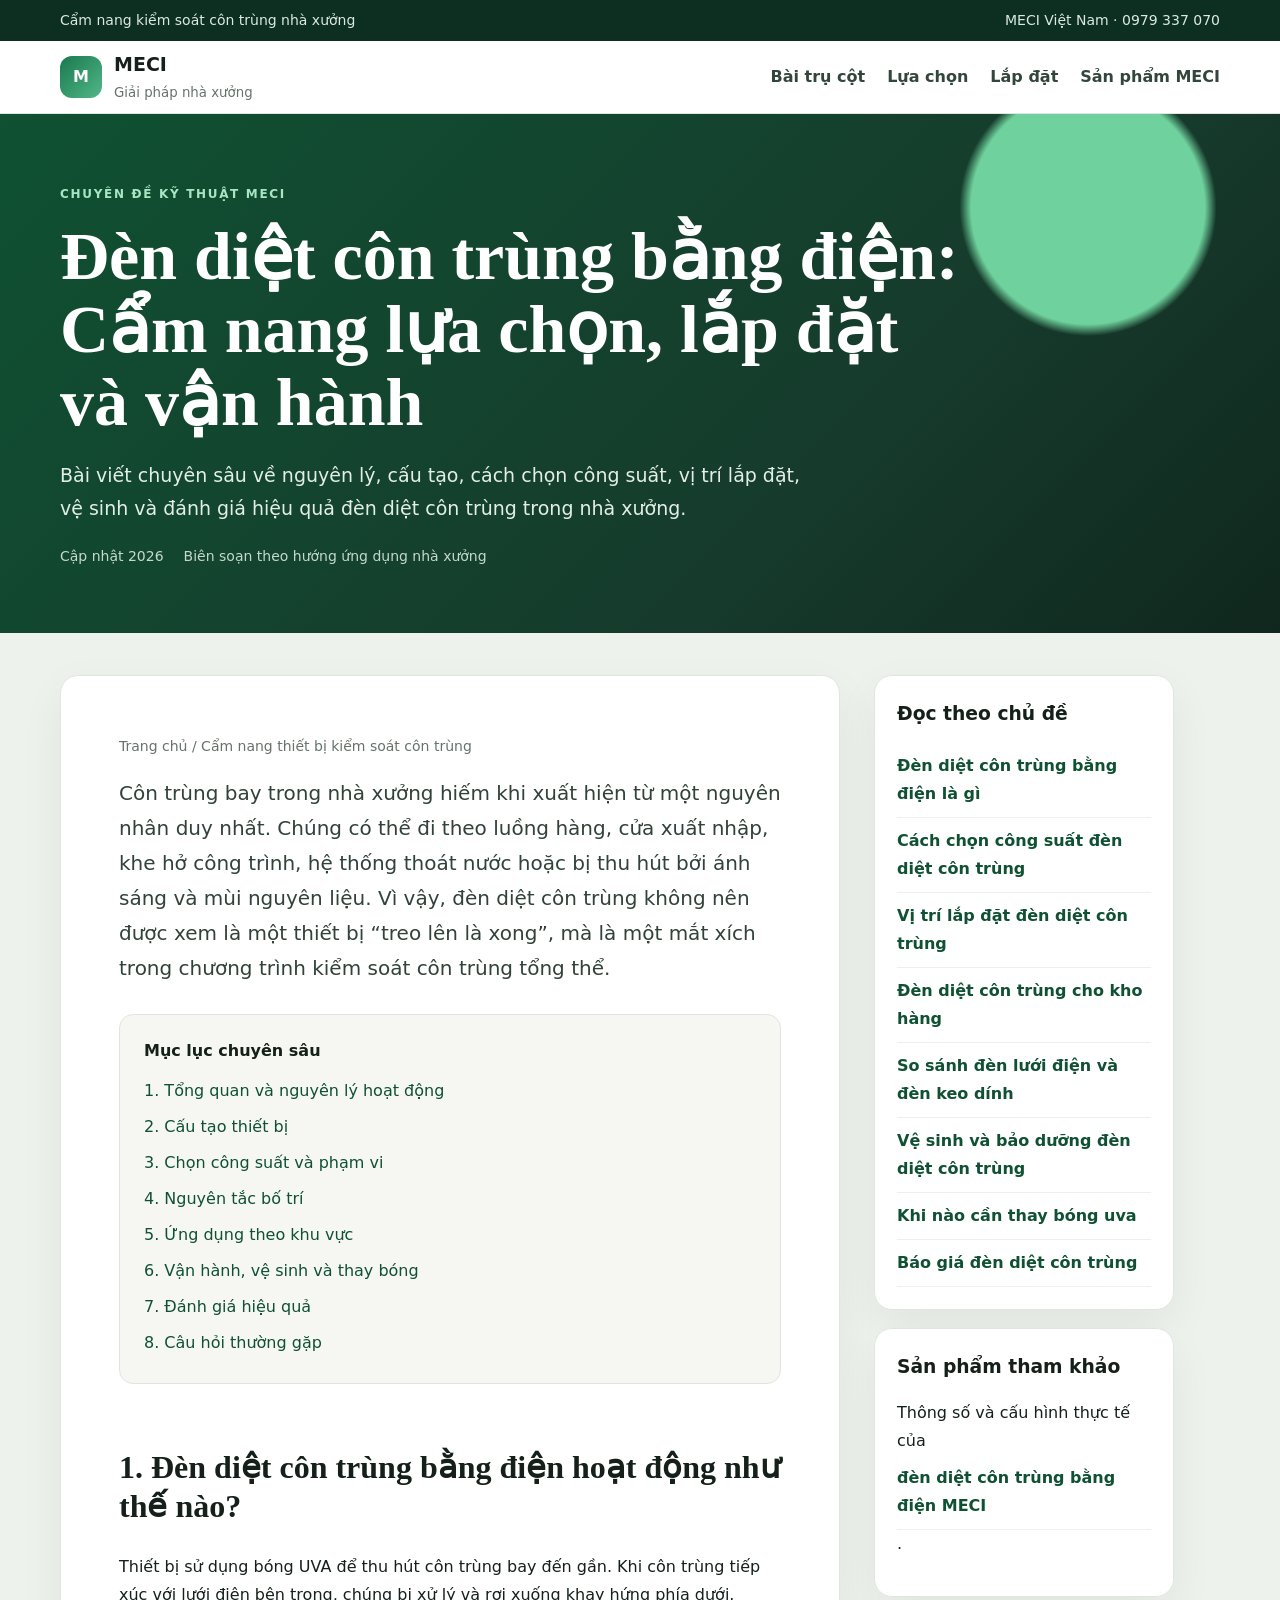
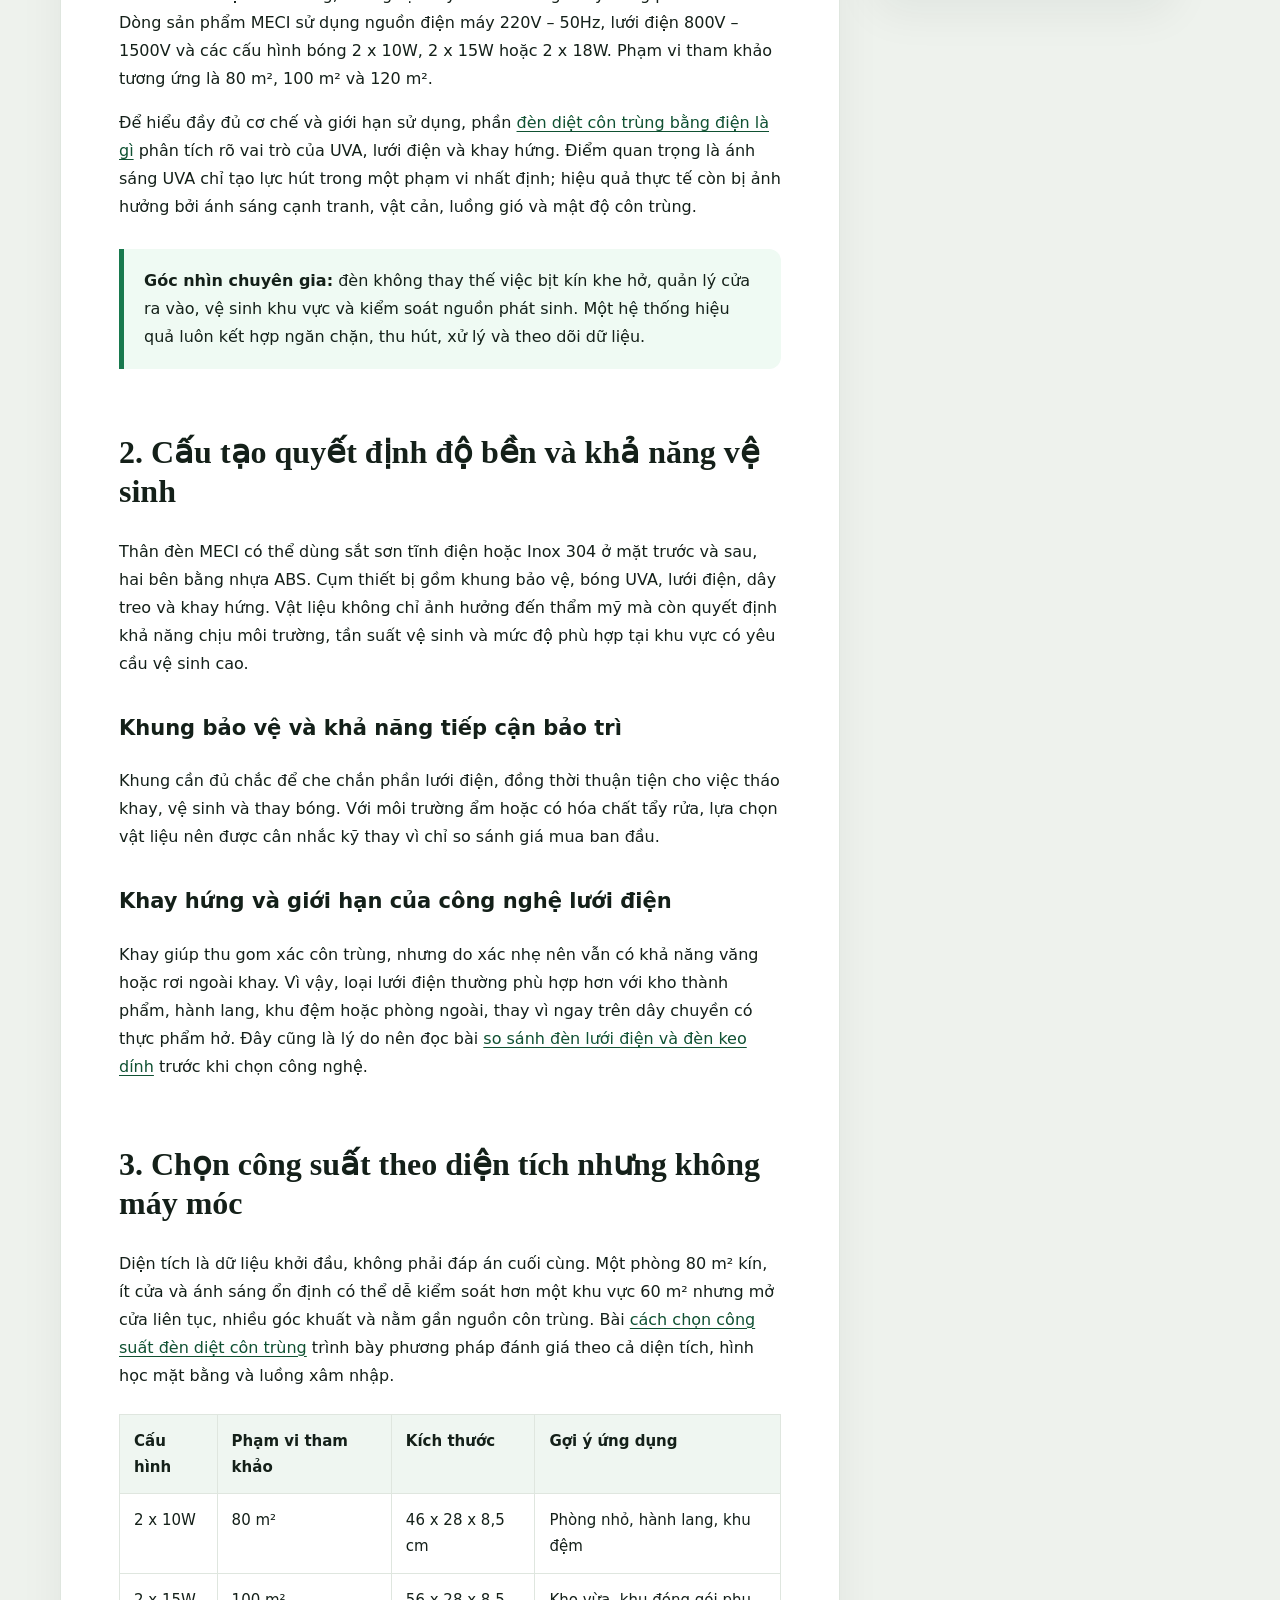
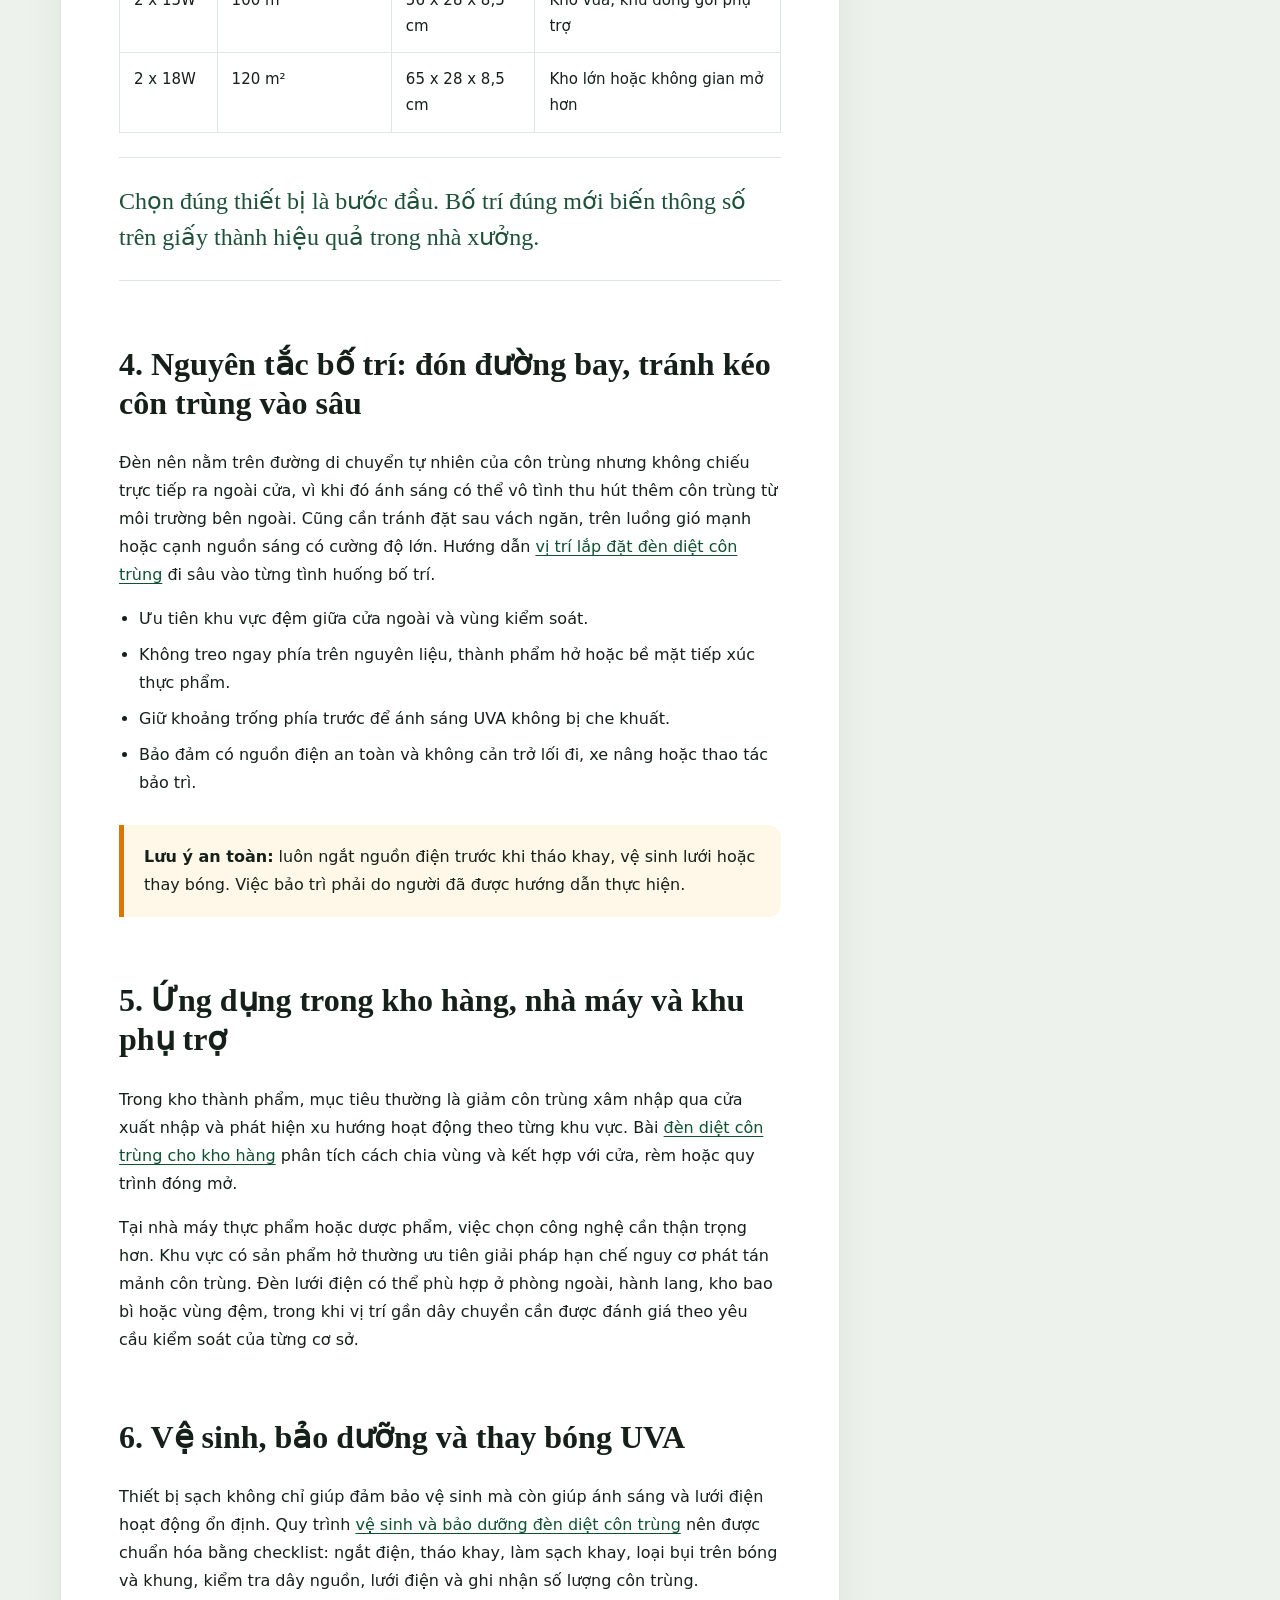
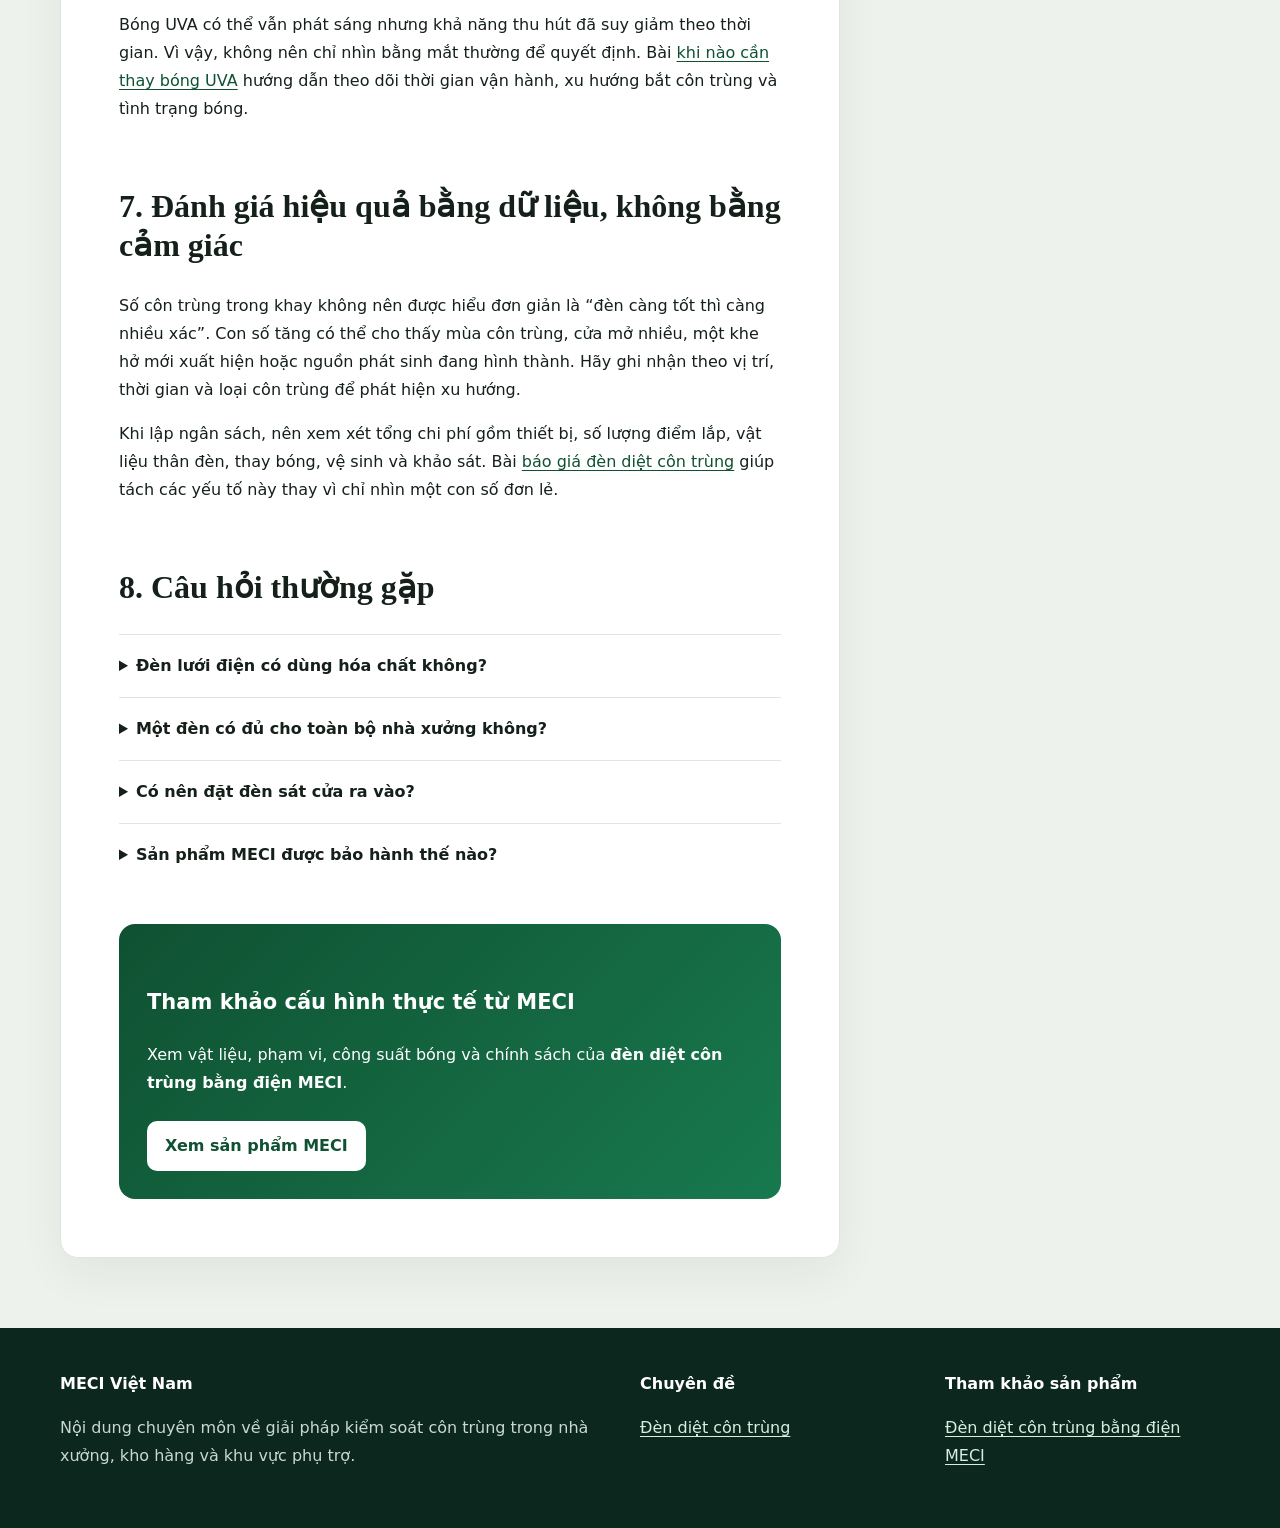
<file: index.html>
<!doctype html><html lang="vi"><head><meta charset="utf-8"><meta name="viewport" content="width=device-width,initial-scale=1"><title>Đèn diệt côn trùng bằng điện: Cẩm nang lựa chọn, lắp đặt và vận hành</title><meta name="description" content="Bài viết chuyên sâu về nguyên lý, cấu tạo, cách chọn công suất, vị trí lắp đặt, vệ sinh và đánh giá hiệu quả đèn diệt côn trùng trong nhà xưởng."><link rel="stylesheet" href="assets/style.css"></head><body><a class="skip" href="#main">Bỏ qua điều hướng</a><div class="top"><div class="wrap"><span>Cẩm nang kiểm soát côn trùng nhà xưởng</span><span>MECI Việt Nam · 0979 337 070</span></div></div><header class="header"><div class="wrap nav"><a class="brand" href="index.html"><span class="mark">M</span><span><b>MECI</b><small>Giải pháp nhà xưởng</small></span></a><nav class="navlinks"><a href="index.html">Bài trụ cột</a><a href="index.html#lua-chon">Lựa chọn</a><a href="index.html#lap-dat">Lắp đặt</a><a href="https://mecivietnam.com/products/den-diet-con-trung-bang-dien" target="_blank" rel="noopener">Sản phẩm MECI</a></nav></div></header><section class="hero"><div class="wrap"><div class="eyebrow">Chuyên đề kỹ thuật MECI</div><h1>Đèn diệt côn trùng bằng điện: Cẩm nang lựa chọn, lắp đặt và vận hành</h1><p>Bài viết chuyên sâu về nguyên lý, cấu tạo, cách chọn công suất, vị trí lắp đặt, vệ sinh và đánh giá hiệu quả đèn diệt côn trùng trong nhà xưởng.</p><div class="meta"><span>Cập nhật 2026</span><span>Biên soạn theo hướng ứng dụng nhà xưởng</span></div></div></section><main id="main" class="wrap layout"><article class="article">
<div class="breadcrumb">Trang chủ / Cẩm nang thiết bị kiểm soát côn trùng</div>
<p class="lead">Côn trùng bay trong nhà xưởng hiếm khi xuất hiện từ một nguyên nhân duy nhất. Chúng có thể đi theo luồng hàng, cửa xuất nhập, khe hở công trình, hệ thống thoát nước hoặc bị thu hút bởi ánh sáng và mùi nguyên liệu. Vì vậy, đèn diệt côn trùng không nên được xem là một thiết bị “treo lên là xong”, mà là một mắt xích trong chương trình kiểm soát côn trùng tổng thể.</p>
<div class="toc"><strong>Mục lục chuyên sâu</strong><a href="#tong-quan">1. Tổng quan và nguyên lý hoạt động</a><a href="#cau-tao">2. Cấu tạo thiết bị</a><a href="#lua-chon">3. Chọn công suất và phạm vi</a><a href="#lap-dat">4. Nguyên tắc bố trí</a><a href="#ung-dung">5. Ứng dụng theo khu vực</a><a href="#van-hanh">6. Vận hành, vệ sinh và thay bóng</a><a href="#danh-gia">7. Đánh giá hiệu quả</a><a href="#faq">8. Câu hỏi thường gặp</a></div>
<h2 id="tong-quan">1. Đèn diệt côn trùng bằng điện hoạt động như thế nào?</h2>
<p>Thiết bị sử dụng bóng UVA để thu hút côn trùng bay đến gần. Khi côn trùng tiếp xúc với lưới điện bên trong, chúng bị xử lý và rơi xuống khay hứng phía dưới. Dòng sản phẩm MECI sử dụng nguồn điện máy 220V – 50Hz, lưới điện 800V – 1500V và các cấu hình bóng 2 x 10W, 2 x 15W hoặc 2 x 18W. Phạm vi tham khảo tương ứng là 80 m², 100 m² và 120 m².</p>
<p>Để hiểu đầy đủ cơ chế và giới hạn sử dụng, phần <a href="bai-viet/den-diet-con-trung-bang-dien-la-gi.html">đèn diệt côn trùng bằng điện là gì</a> phân tích rõ vai trò của UVA, lưới điện và khay hứng. Điểm quan trọng là ánh sáng UVA chỉ tạo lực hút trong một phạm vi nhất định; hiệu quả thực tế còn bị ảnh hưởng bởi ánh sáng cạnh tranh, vật cản, luồng gió và mật độ côn trùng.</p>
<div class="note"><strong>Góc nhìn chuyên gia:</strong> đèn không thay thế việc bịt kín khe hở, quản lý cửa ra vào, vệ sinh khu vực và kiểm soát nguồn phát sinh. Một hệ thống hiệu quả luôn kết hợp ngăn chặn, thu hút, xử lý và theo dõi dữ liệu.</div>
<h2 id="cau-tao">2. Cấu tạo quyết định độ bền và khả năng vệ sinh</h2>
<p>Thân đèn MECI có thể dùng sắt sơn tĩnh điện hoặc Inox 304 ở mặt trước và sau, hai bên bằng nhựa ABS. Cụm thiết bị gồm khung bảo vệ, bóng UVA, lưới điện, dây treo và khay hứng. Vật liệu không chỉ ảnh hưởng đến thẩm mỹ mà còn quyết định khả năng chịu môi trường, tần suất vệ sinh và mức độ phù hợp tại khu vực có yêu cầu vệ sinh cao.</p>
<h3>Khung bảo vệ và khả năng tiếp cận bảo trì</h3><p>Khung cần đủ chắc để che chắn phần lưới điện, đồng thời thuận tiện cho việc tháo khay, vệ sinh và thay bóng. Với môi trường ẩm hoặc có hóa chất tẩy rửa, lựa chọn vật liệu nên được cân nhắc kỹ thay vì chỉ so sánh giá mua ban đầu.</p>
<h3>Khay hứng và giới hạn của công nghệ lưới điện</h3><p>Khay giúp thu gom xác côn trùng, nhưng do xác nhẹ nên vẫn có khả năng văng hoặc rơi ngoài khay. Vì vậy, loại lưới điện thường phù hợp hơn với kho thành phẩm, hành lang, khu đệm hoặc phòng ngoài, thay vì ngay trên dây chuyền có thực phẩm hở. Đây cũng là lý do nên đọc bài <a href="bai-viet/so-sanh-den-luoi-dien-va-keo-dinh.html">so sánh đèn lưới điện và đèn keo dính</a> trước khi chọn công nghệ.</p>
<h2 id="lua-chon">3. Chọn công suất theo diện tích nhưng không máy móc</h2>
<p>Diện tích là dữ liệu khởi đầu, không phải đáp án cuối cùng. Một phòng 80 m² kín, ít cửa và ánh sáng ổn định có thể dễ kiểm soát hơn một khu vực 60 m² nhưng mở cửa liên tục, nhiều góc khuất và nằm gần nguồn côn trùng. Bài <a href="bai-viet/cach-chon-cong-suat-den.html">cách chọn công suất đèn diệt côn trùng</a> trình bày phương pháp đánh giá theo cả diện tích, hình học mặt bằng và luồng xâm nhập.</p>
<div class="table-wrap"><table><thead><tr><th>Cấu hình</th><th>Phạm vi tham khảo</th><th>Kích thước</th><th>Gợi ý ứng dụng</th></tr></thead><tbody><tr><td>2 x 10W</td><td>80 m²</td><td>46 x 28 x 8,5 cm</td><td>Phòng nhỏ, hành lang, khu đệm</td></tr><tr><td>2 x 15W</td><td>100 m²</td><td>56 x 28 x 8,5 cm</td><td>Kho vừa, khu đóng gói phụ trợ</td></tr><tr><td>2 x 18W</td><td>120 m²</td><td>65 x 28 x 8,5 cm</td><td>Kho lớn hoặc không gian mở hơn</td></tr></tbody></table></div>
<p class="quote">Chọn đúng thiết bị là bước đầu. Bố trí đúng mới biến thông số trên giấy thành hiệu quả trong nhà xưởng.</p>
<h2 id="lap-dat">4. Nguyên tắc bố trí: đón đường bay, tránh kéo côn trùng vào sâu</h2>
<p>Đèn nên nằm trên đường di chuyển tự nhiên của côn trùng nhưng không chiếu trực tiếp ra ngoài cửa, vì khi đó ánh sáng có thể vô tình thu hút thêm côn trùng từ môi trường bên ngoài. Cũng cần tránh đặt sau vách ngăn, trên luồng gió mạnh hoặc cạnh nguồn sáng có cường độ lớn. Hướng dẫn <a href="bai-viet/vi-tri-lap-dat-den.html">vị trí lắp đặt đèn diệt côn trùng</a> đi sâu vào từng tình huống bố trí.</p>
<ul class="article-list"><li>Ưu tiên khu vực đệm giữa cửa ngoài và vùng kiểm soát.</li><li>Không treo ngay phía trên nguyên liệu, thành phẩm hở hoặc bề mặt tiếp xúc thực phẩm.</li><li>Giữ khoảng trống phía trước để ánh sáng UVA không bị che khuất.</li><li>Bảo đảm có nguồn điện an toàn và không cản trở lối đi, xe nâng hoặc thao tác bảo trì.</li></ul>
<div class="note warning"><strong>Lưu ý an toàn:</strong> luôn ngắt nguồn điện trước khi tháo khay, vệ sinh lưới hoặc thay bóng. Việc bảo trì phải do người đã được hướng dẫn thực hiện.</div>
<h2 id="ung-dung">5. Ứng dụng trong kho hàng, nhà máy và khu phụ trợ</h2>
<p>Trong kho thành phẩm, mục tiêu thường là giảm côn trùng xâm nhập qua cửa xuất nhập và phát hiện xu hướng hoạt động theo từng khu vực. Bài <a href="bai-viet/den-diet-con-trung-cho-kho-hang.html">đèn diệt côn trùng cho kho hàng</a> phân tích cách chia vùng và kết hợp với cửa, rèm hoặc quy trình đóng mở.</p>
<p>Tại nhà máy thực phẩm hoặc dược phẩm, việc chọn công nghệ cần thận trọng hơn. Khu vực có sản phẩm hở thường ưu tiên giải pháp hạn chế nguy cơ phát tán mảnh côn trùng. Đèn lưới điện có thể phù hợp ở phòng ngoài, hành lang, kho bao bì hoặc vùng đệm, trong khi vị trí gần dây chuyền cần được đánh giá theo yêu cầu kiểm soát của từng cơ sở.</p>
<h2 id="van-hanh">6. Vệ sinh, bảo dưỡng và thay bóng UVA</h2>
<p>Thiết bị sạch không chỉ giúp đảm bảo vệ sinh mà còn giúp ánh sáng và lưới điện hoạt động ổn định. Quy trình <a href="bai-viet/ve-sinh-bao-duong-den.html">vệ sinh và bảo dưỡng đèn diệt côn trùng</a> nên được chuẩn hóa bằng checklist: ngắt điện, tháo khay, làm sạch khay, loại bụi trên bóng và khung, kiểm tra dây nguồn, lưới điện và ghi nhận số lượng côn trùng.</p>
<p>Bóng UVA có thể vẫn phát sáng nhưng khả năng thu hút đã suy giảm theo thời gian. Vì vậy, không nên chỉ nhìn bằng mắt thường để quyết định. Bài <a href="bai-viet/dau-hieu-can-thay-bong-uva.html">khi nào cần thay bóng UVA</a> hướng dẫn theo dõi thời gian vận hành, xu hướng bắt côn trùng và tình trạng bóng.</p>
<h2 id="danh-gia">7. Đánh giá hiệu quả bằng dữ liệu, không bằng cảm giác</h2>
<p>Số côn trùng trong khay không nên được hiểu đơn giản là “đèn càng tốt thì càng nhiều xác”. Con số tăng có thể cho thấy mùa côn trùng, cửa mở nhiều, một khe hở mới xuất hiện hoặc nguồn phát sinh đang hình thành. Hãy ghi nhận theo vị trí, thời gian và loại côn trùng để phát hiện xu hướng.</p>
<p>Khi lập ngân sách, nên xem xét tổng chi phí gồm thiết bị, số lượng điểm lắp, vật liệu thân đèn, thay bóng, vệ sinh và khảo sát. Bài <a href="bai-viet/bao-gia-den-diet-con-trung.html">báo giá đèn diệt côn trùng</a> giúp tách các yếu tố này thay vì chỉ nhìn một con số đơn lẻ.</p>
<h2 id="faq">8. Câu hỏi thường gặp</h2><div class="faq"><details><summary>Đèn lưới điện có dùng hóa chất không?</summary><p>Không. Thiết bị dùng UVA để thu hút và lưới điện để xử lý côn trùng.</p></details><details><summary>Một đèn có đủ cho toàn bộ nhà xưởng không?</summary><p>Không nên kết luận chỉ dựa vào tổng diện tích. Cần chia khu vực theo vách ngăn, luồng cửa, nguồn sáng và mật độ côn trùng.</p></details><details><summary>Có nên đặt đèn sát cửa ra vào?</summary><p>Nên bố trí ở vùng đệm và tránh để ánh sáng nhìn thấy rõ từ bên ngoài, nhằm hạn chế thu hút thêm côn trùng vào trong.</p></details><details><summary>Sản phẩm MECI được bảo hành thế nào?</summary><p>Trang sản phẩm công bố bảo hành kỹ thuật 18 tháng và bảo hành bóng đèn 6 tháng.</p></details></div>
<div class="cta"><h3>Tham khảo cấu hình thực tế từ MECI</h3><p>Xem vật liệu, phạm vi, công suất bóng và chính sách của <strong>đèn diệt côn trùng bằng điện MECI</strong>.</p><a href="https://mecivietnam.com/products/den-diet-con-trung-bang-dien" target="_blank" rel="noopener">Xem sản phẩm MECI</a></div>
</article><aside class="side"><div class="sidebox"><h3>Đọc theo chủ đề</h3><a href="bai-viet/den-diet-con-trung-bang-dien-la-gi.html">Đèn diệt côn trùng bằng điện là gì</a><a href="bai-viet/cach-chon-cong-suat-den.html">Cách chọn công suất đèn diệt côn trùng</a><a href="bai-viet/vi-tri-lap-dat-den.html">Vị trí lắp đặt đèn diệt côn trùng</a><a href="bai-viet/den-diet-con-trung-cho-kho-hang.html">Đèn diệt côn trùng cho kho hàng</a><a href="bai-viet/so-sanh-den-luoi-dien-va-keo-dinh.html">So sánh đèn lưới điện và đèn keo dính</a><a href="bai-viet/ve-sinh-bao-duong-den.html">Vệ sinh và bảo dưỡng đèn diệt côn trùng</a><a href="bai-viet/dau-hieu-can-thay-bong-uva.html">Khi nào cần thay bóng uva</a><a href="bai-viet/bao-gia-den-diet-con-trung.html">Báo giá đèn diệt côn trùng</a></div><div class="sidebox"><h3>Sản phẩm tham khảo</h3><p>Thông số và cấu hình thực tế của <a href="https://mecivietnam.com/products/den-diet-con-trung-bang-dien" target="_blank" rel="noopener">đèn diệt côn trùng bằng điện MECI</a>.</p></div></aside></main><footer class="footer"><div class="wrap footergrid"><div><strong>MECI Việt Nam</strong><p>Nội dung chuyên môn về giải pháp kiểm soát côn trùng trong nhà xưởng, kho hàng và khu vực phụ trợ.</p></div><div><strong>Chuyên đề</strong><p><a href="index.html" style="color:#d9eee2">Đèn diệt côn trùng</a></p></div><div><strong>Tham khảo sản phẩm</strong><p><a href="https://mecivietnam.com/products/den-diet-con-trung-bang-dien" style="color:#d9eee2">Đèn diệt côn trùng bằng điện MECI</a></p></div></div></footer></body></html>
</file>
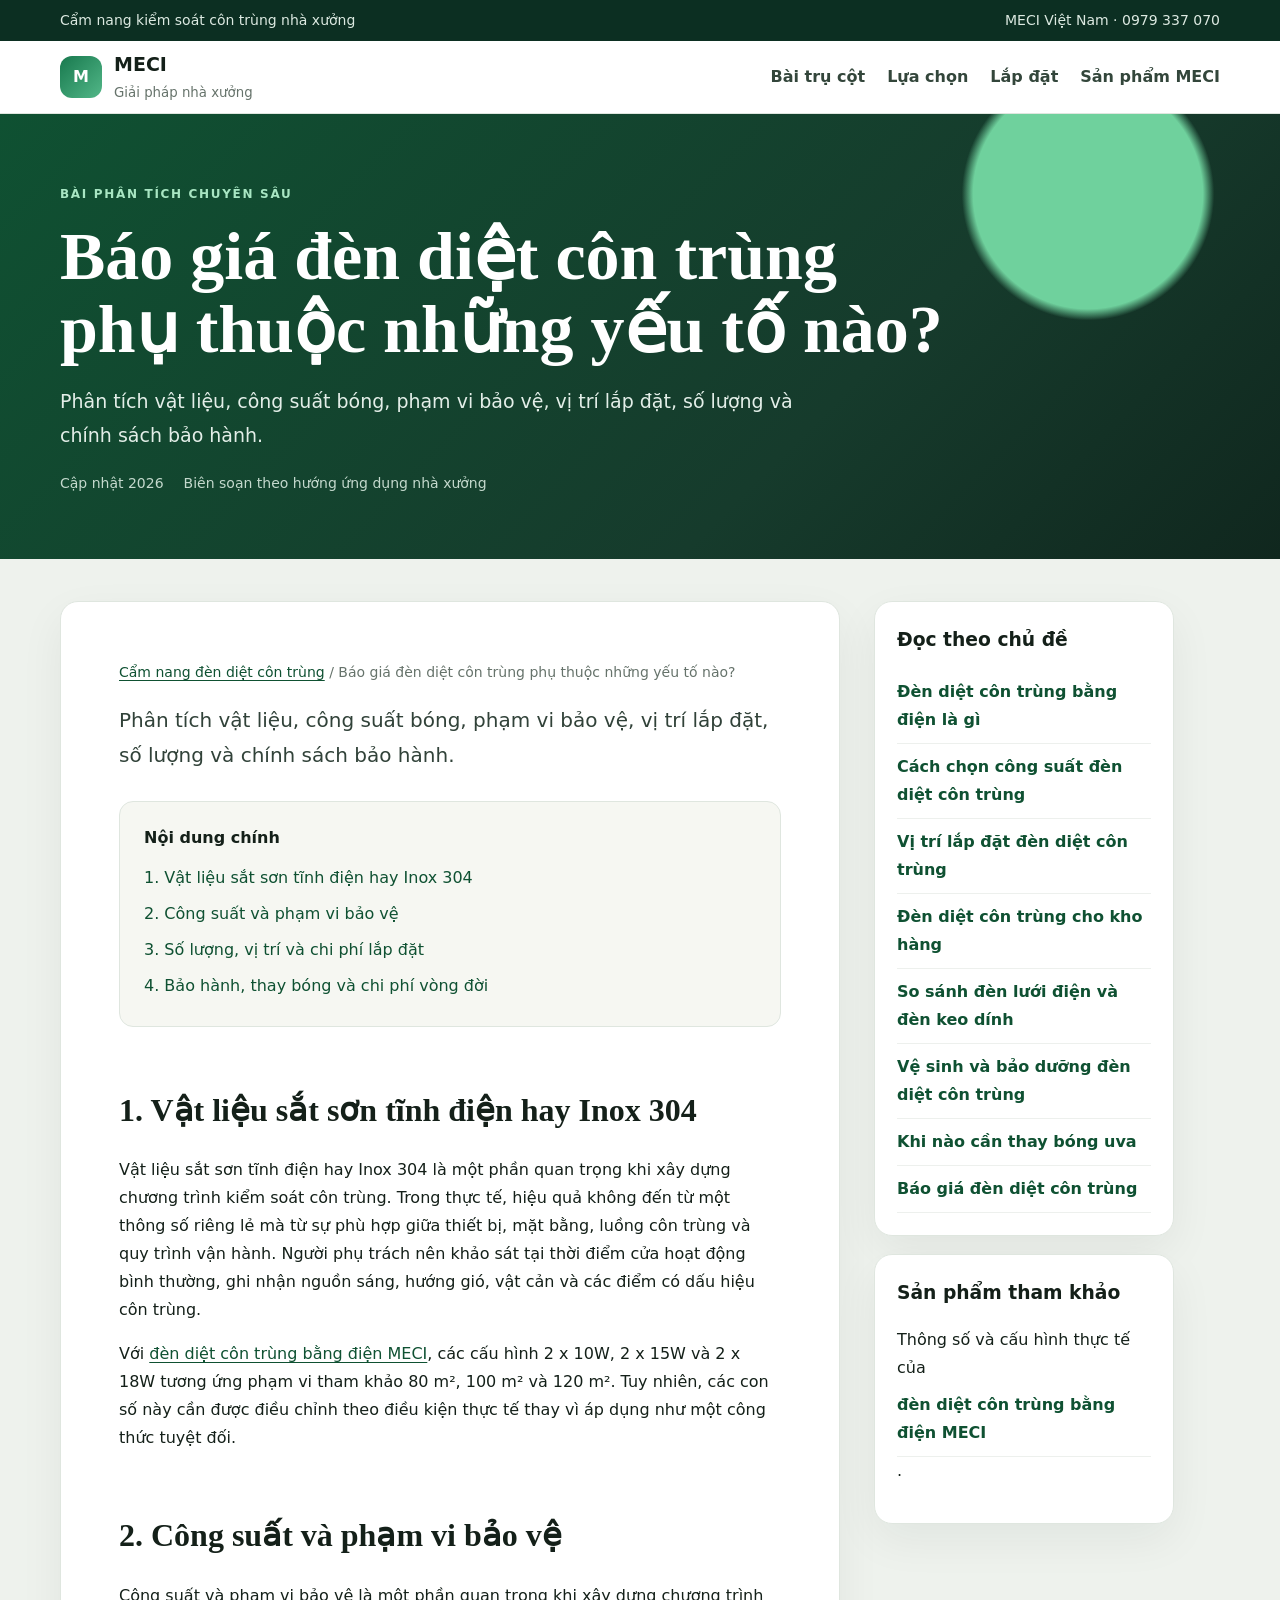
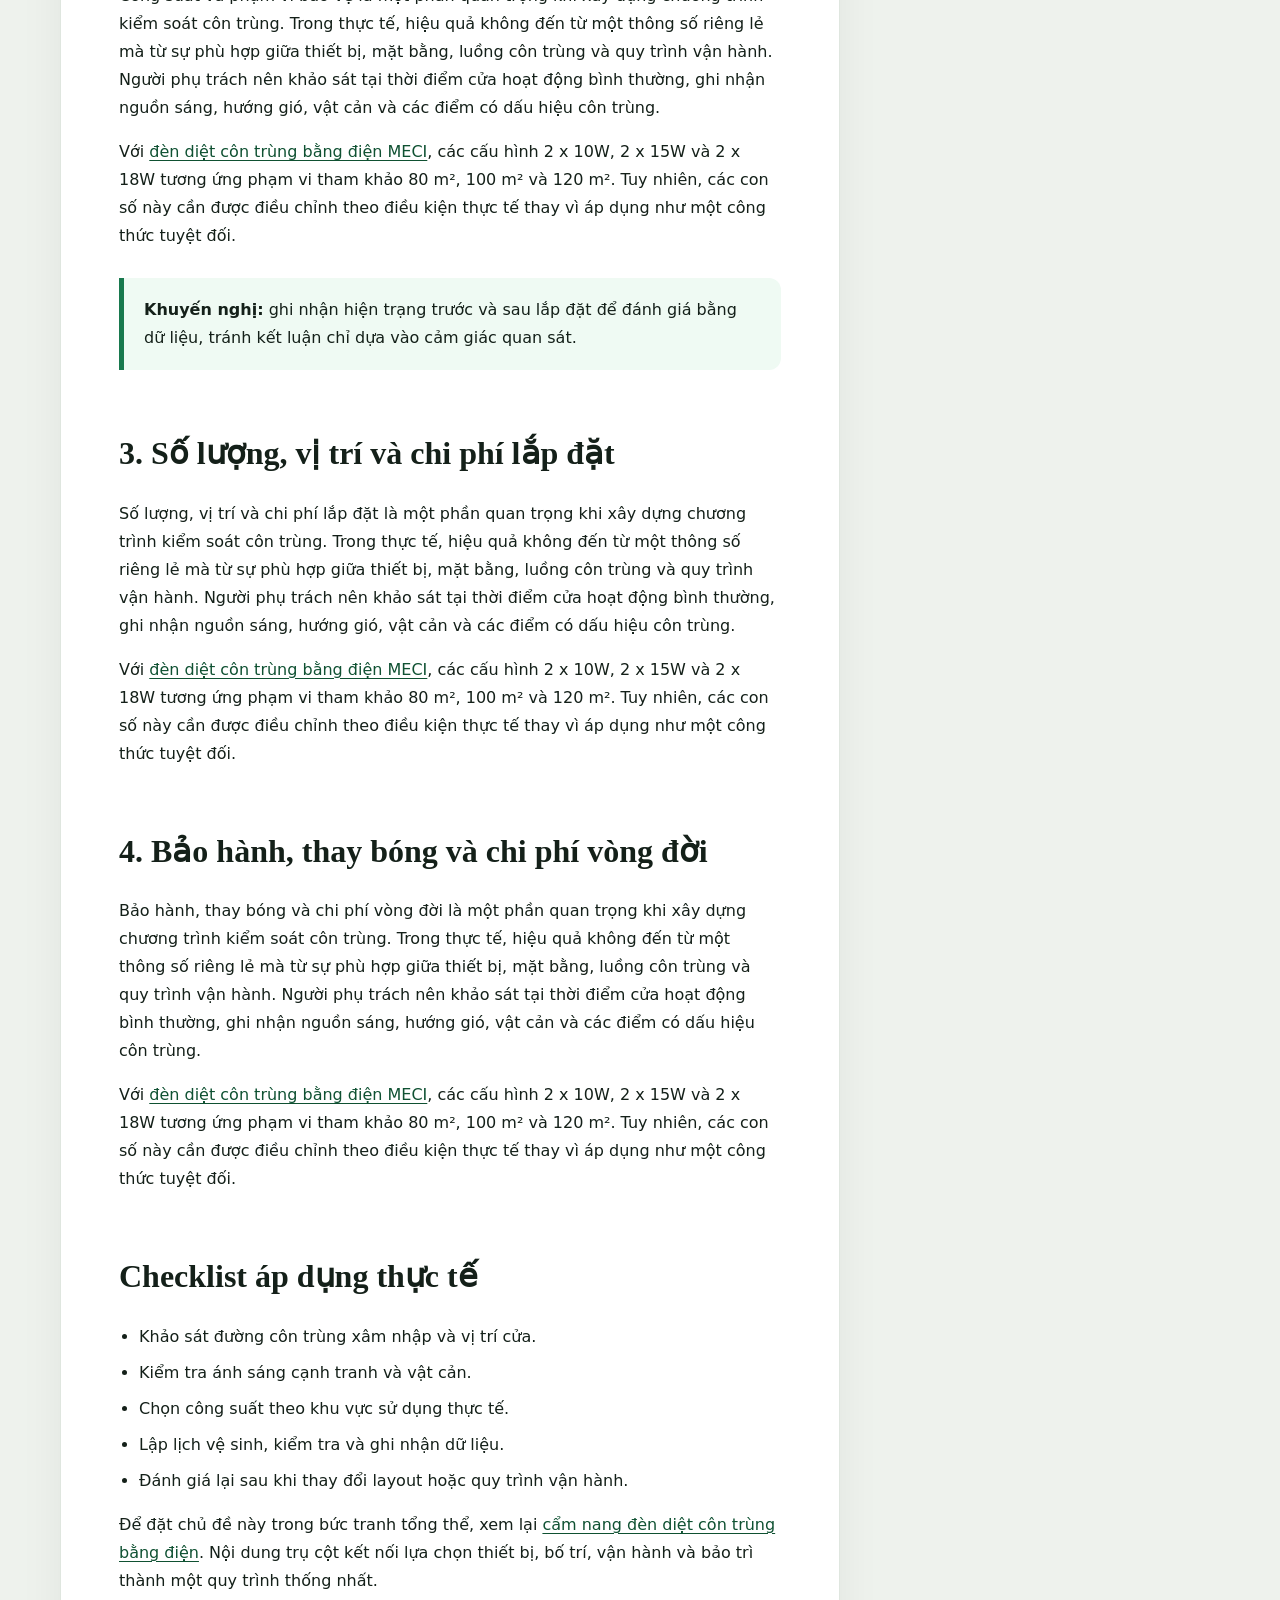
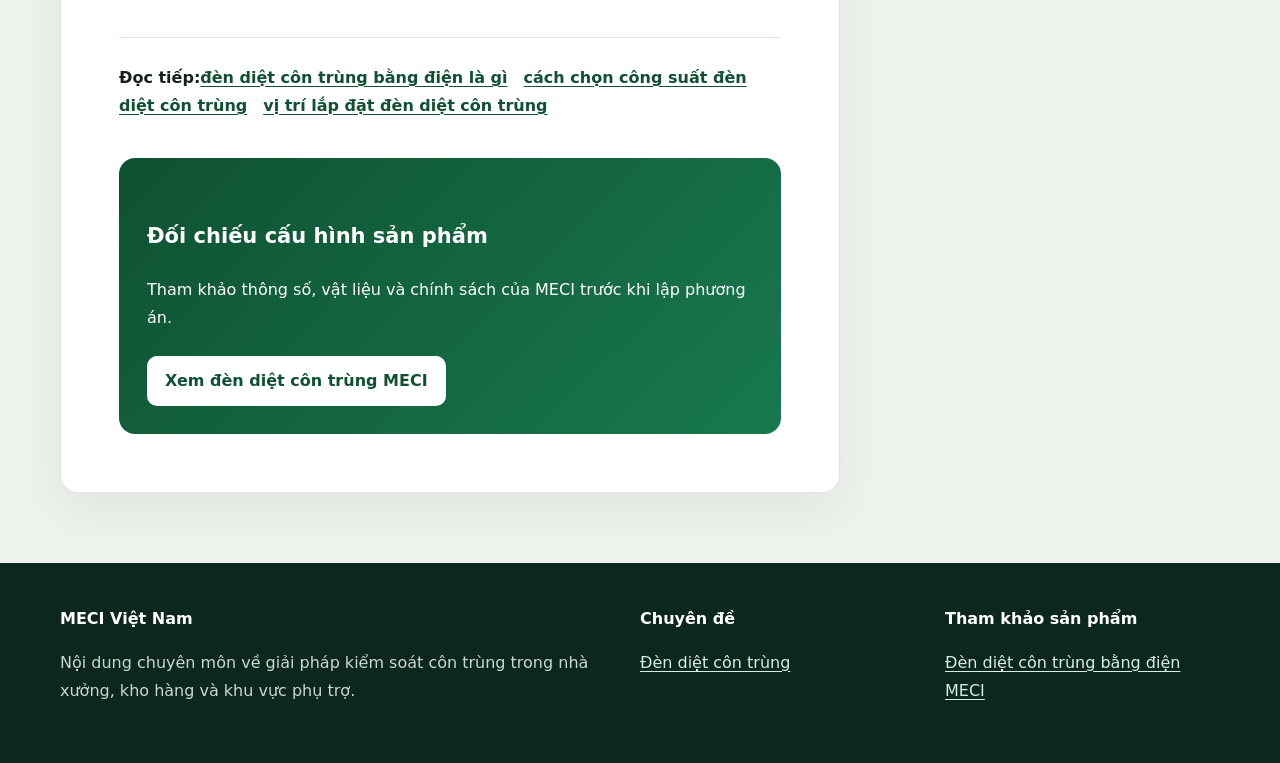
<file: bai-viet/bao-gia-den-diet-con-trung.html>
<!doctype html><html lang="vi"><head><meta charset="utf-8"><meta name="viewport" content="width=device-width,initial-scale=1"><title>Báo giá đèn diệt côn trùng phụ thuộc những yếu tố nào?</title><meta name="description" content="Phân tích vật liệu, công suất bóng, phạm vi bảo vệ, vị trí lắp đặt, số lượng và chính sách bảo hành."><link rel="stylesheet" href="../assets/style.css"></head><body><a class="skip" href="#main">Bỏ qua điều hướng</a><div class="top"><div class="wrap"><span>Cẩm nang kiểm soát côn trùng nhà xưởng</span><span>MECI Việt Nam · 0979 337 070</span></div></div><header class="header"><div class="wrap nav"><a class="brand" href="../index.html"><span class="mark">M</span><span><b>MECI</b><small>Giải pháp nhà xưởng</small></span></a><nav class="navlinks"><a href="../index.html">Bài trụ cột</a><a href="../index.html#lua-chon">Lựa chọn</a><a href="../index.html#lap-dat">Lắp đặt</a><a href="https://mecivietnam.com/products/den-diet-con-trung-bang-dien" target="_blank" rel="noopener">Sản phẩm MECI</a></nav></div></header><section class="hero"><div class="wrap"><div class="eyebrow">Bài phân tích chuyên sâu</div><h1>Báo giá đèn diệt côn trùng phụ thuộc những yếu tố nào?</h1><p>Phân tích vật liệu, công suất bóng, phạm vi bảo vệ, vị trí lắp đặt, số lượng và chính sách bảo hành.</p><div class="meta"><span>Cập nhật 2026</span><span>Biên soạn theo hướng ứng dụng nhà xưởng</span></div></div></section><main id="main" class="wrap layout"><article class="article"><div class="breadcrumb"><a href="../index.html">Cẩm nang đèn diệt côn trùng</a> / Báo giá đèn diệt côn trùng phụ thuộc những yếu tố nào?</div><p class="lead">Phân tích vật liệu, công suất bóng, phạm vi bảo vệ, vị trí lắp đặt, số lượng và chính sách bảo hành.</p><div class="toc"><strong>Nội dung chính</strong><a href="#m1">1. Vật liệu sắt sơn tĩnh điện hay Inox 304</a><a href="#m2">2. Công suất và phạm vi bảo vệ</a><a href="#m3">3. Số lượng, vị trí và chi phí lắp đặt</a><a href="#m4">4. Bảo hành, thay bóng và chi phí vòng đời</a></div><h2 id="m1">1. Vật liệu sắt sơn tĩnh điện hay Inox 304</h2><p>Vật liệu sắt sơn tĩnh điện hay Inox 304 là một phần quan trọng khi xây dựng chương trình kiểm soát côn trùng. Trong thực tế, hiệu quả không đến từ một thông số riêng lẻ mà từ sự phù hợp giữa thiết bị, mặt bằng, luồng côn trùng và quy trình vận hành. Người phụ trách nên khảo sát tại thời điểm cửa hoạt động bình thường, ghi nhận nguồn sáng, hướng gió, vật cản và các điểm có dấu hiệu côn trùng.</p><p>Với <a href="https://mecivietnam.com/products/den-diet-con-trung-bang-dien" target="_blank" rel="noopener">đèn diệt côn trùng bằng điện MECI</a>, các cấu hình 2 x 10W, 2 x 15W và 2 x 18W tương ứng phạm vi tham khảo 80 m², 100 m² và 120 m². Tuy nhiên, các con số này cần được điều chỉnh theo điều kiện thực tế thay vì áp dụng như một công thức tuyệt đối.</p><h2 id="m2">2. Công suất và phạm vi bảo vệ</h2><p>Công suất và phạm vi bảo vệ là một phần quan trọng khi xây dựng chương trình kiểm soát côn trùng. Trong thực tế, hiệu quả không đến từ một thông số riêng lẻ mà từ sự phù hợp giữa thiết bị, mặt bằng, luồng côn trùng và quy trình vận hành. Người phụ trách nên khảo sát tại thời điểm cửa hoạt động bình thường, ghi nhận nguồn sáng, hướng gió, vật cản và các điểm có dấu hiệu côn trùng.</p><p>Với <a href="https://mecivietnam.com/products/den-diet-con-trung-bang-dien" target="_blank" rel="noopener">đèn diệt côn trùng bằng điện MECI</a>, các cấu hình 2 x 10W, 2 x 15W và 2 x 18W tương ứng phạm vi tham khảo 80 m², 100 m² và 120 m². Tuy nhiên, các con số này cần được điều chỉnh theo điều kiện thực tế thay vì áp dụng như một công thức tuyệt đối.</p><div class="note"><strong>Khuyến nghị:</strong> ghi nhận hiện trạng trước và sau lắp đặt để đánh giá bằng dữ liệu, tránh kết luận chỉ dựa vào cảm giác quan sát.</div><h2 id="m3">3. Số lượng, vị trí và chi phí lắp đặt</h2><p>Số lượng, vị trí và chi phí lắp đặt là một phần quan trọng khi xây dựng chương trình kiểm soát côn trùng. Trong thực tế, hiệu quả không đến từ một thông số riêng lẻ mà từ sự phù hợp giữa thiết bị, mặt bằng, luồng côn trùng và quy trình vận hành. Người phụ trách nên khảo sát tại thời điểm cửa hoạt động bình thường, ghi nhận nguồn sáng, hướng gió, vật cản và các điểm có dấu hiệu côn trùng.</p><p>Với <a href="https://mecivietnam.com/products/den-diet-con-trung-bang-dien" target="_blank" rel="noopener">đèn diệt côn trùng bằng điện MECI</a>, các cấu hình 2 x 10W, 2 x 15W và 2 x 18W tương ứng phạm vi tham khảo 80 m², 100 m² và 120 m². Tuy nhiên, các con số này cần được điều chỉnh theo điều kiện thực tế thay vì áp dụng như một công thức tuyệt đối.</p><h2 id="m4">4. Bảo hành, thay bóng và chi phí vòng đời</h2><p>Bảo hành, thay bóng và chi phí vòng đời là một phần quan trọng khi xây dựng chương trình kiểm soát côn trùng. Trong thực tế, hiệu quả không đến từ một thông số riêng lẻ mà từ sự phù hợp giữa thiết bị, mặt bằng, luồng côn trùng và quy trình vận hành. Người phụ trách nên khảo sát tại thời điểm cửa hoạt động bình thường, ghi nhận nguồn sáng, hướng gió, vật cản và các điểm có dấu hiệu côn trùng.</p><p>Với <a href="https://mecivietnam.com/products/den-diet-con-trung-bang-dien" target="_blank" rel="noopener">đèn diệt côn trùng bằng điện MECI</a>, các cấu hình 2 x 10W, 2 x 15W và 2 x 18W tương ứng phạm vi tham khảo 80 m², 100 m² và 120 m². Tuy nhiên, các con số này cần được điều chỉnh theo điều kiện thực tế thay vì áp dụng như một công thức tuyệt đối.</p><h2>Checklist áp dụng thực tế</h2><ul class="article-list"><li>Khảo sát đường côn trùng xâm nhập và vị trí cửa.</li><li>Kiểm tra ánh sáng cạnh tranh và vật cản.</li><li>Chọn công suất theo khu vực sử dụng thực tế.</li><li>Lập lịch vệ sinh, kiểm tra và ghi nhận dữ liệu.</li><li>Đánh giá lại sau khi thay đổi layout hoặc quy trình vận hành.</li></ul><p>Để đặt chủ đề này trong bức tranh tổng thể, xem lại <a href="../index.html">cẩm nang đèn diệt côn trùng bằng điện</a>. Nội dung trụ cột kết nối lựa chọn thiết bị, bố trí, vận hành và bảo trì thành một quy trình thống nhất.</p><div class="related"><strong>Đọc tiếp:</strong><a href="den-diet-con-trung-bang-dien-la-gi.html">đèn diệt côn trùng bằng điện là gì</a><a href="cach-chon-cong-suat-den.html">cách chọn công suất đèn diệt côn trùng</a><a href="vi-tri-lap-dat-den.html">vị trí lắp đặt đèn diệt côn trùng</a></div><div class="cta"><h3>Đối chiếu cấu hình sản phẩm</h3><p>Tham khảo thông số, vật liệu và chính sách của MECI trước khi lập phương án.</p><a href="https://mecivietnam.com/products/den-diet-con-trung-bang-dien" target="_blank" rel="noopener">Xem đèn diệt côn trùng MECI</a></div></article><aside class="side"><div class="sidebox"><h3>Đọc theo chủ đề</h3><a href="../bai-viet/den-diet-con-trung-bang-dien-la-gi.html">Đèn diệt côn trùng bằng điện là gì</a><a href="../bai-viet/cach-chon-cong-suat-den.html">Cách chọn công suất đèn diệt côn trùng</a><a href="../bai-viet/vi-tri-lap-dat-den.html">Vị trí lắp đặt đèn diệt côn trùng</a><a href="../bai-viet/den-diet-con-trung-cho-kho-hang.html">Đèn diệt côn trùng cho kho hàng</a><a href="../bai-viet/so-sanh-den-luoi-dien-va-keo-dinh.html">So sánh đèn lưới điện và đèn keo dính</a><a href="../bai-viet/ve-sinh-bao-duong-den.html">Vệ sinh và bảo dưỡng đèn diệt côn trùng</a><a href="../bai-viet/dau-hieu-can-thay-bong-uva.html">Khi nào cần thay bóng uva</a><a href="../bai-viet/bao-gia-den-diet-con-trung.html">Báo giá đèn diệt côn trùng</a></div><div class="sidebox"><h3>Sản phẩm tham khảo</h3><p>Thông số và cấu hình thực tế của <a href="https://mecivietnam.com/products/den-diet-con-trung-bang-dien" target="_blank" rel="noopener">đèn diệt côn trùng bằng điện MECI</a>.</p></div></aside></main><footer class="footer"><div class="wrap footergrid"><div><strong>MECI Việt Nam</strong><p>Nội dung chuyên môn về giải pháp kiểm soát côn trùng trong nhà xưởng, kho hàng và khu vực phụ trợ.</p></div><div><strong>Chuyên đề</strong><p><a href="../index.html" style="color:#d9eee2">Đèn diệt côn trùng</a></p></div><div><strong>Tham khảo sản phẩm</strong><p><a href="https://mecivietnam.com/products/den-diet-con-trung-bang-dien" style="color:#d9eee2">Đèn diệt côn trùng bằng điện MECI</a></p></div></div></footer></body></html>
</file>
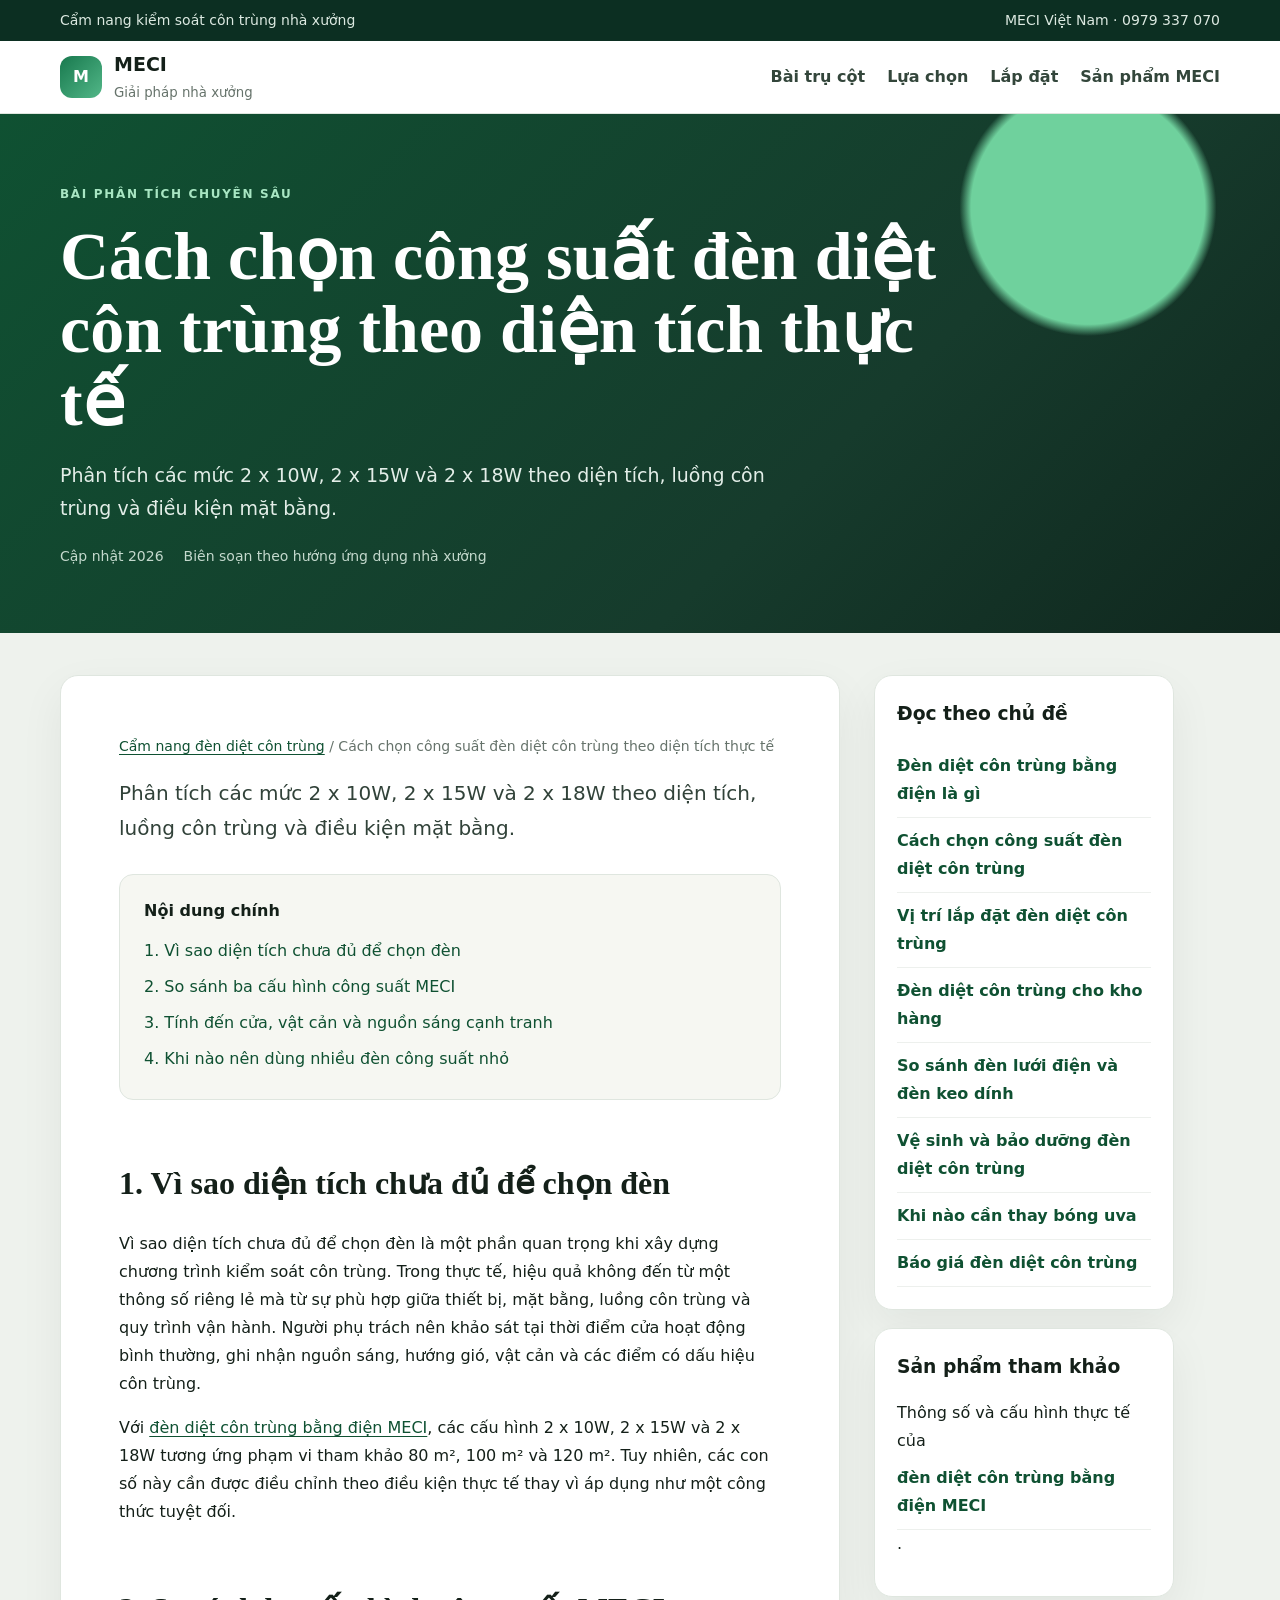
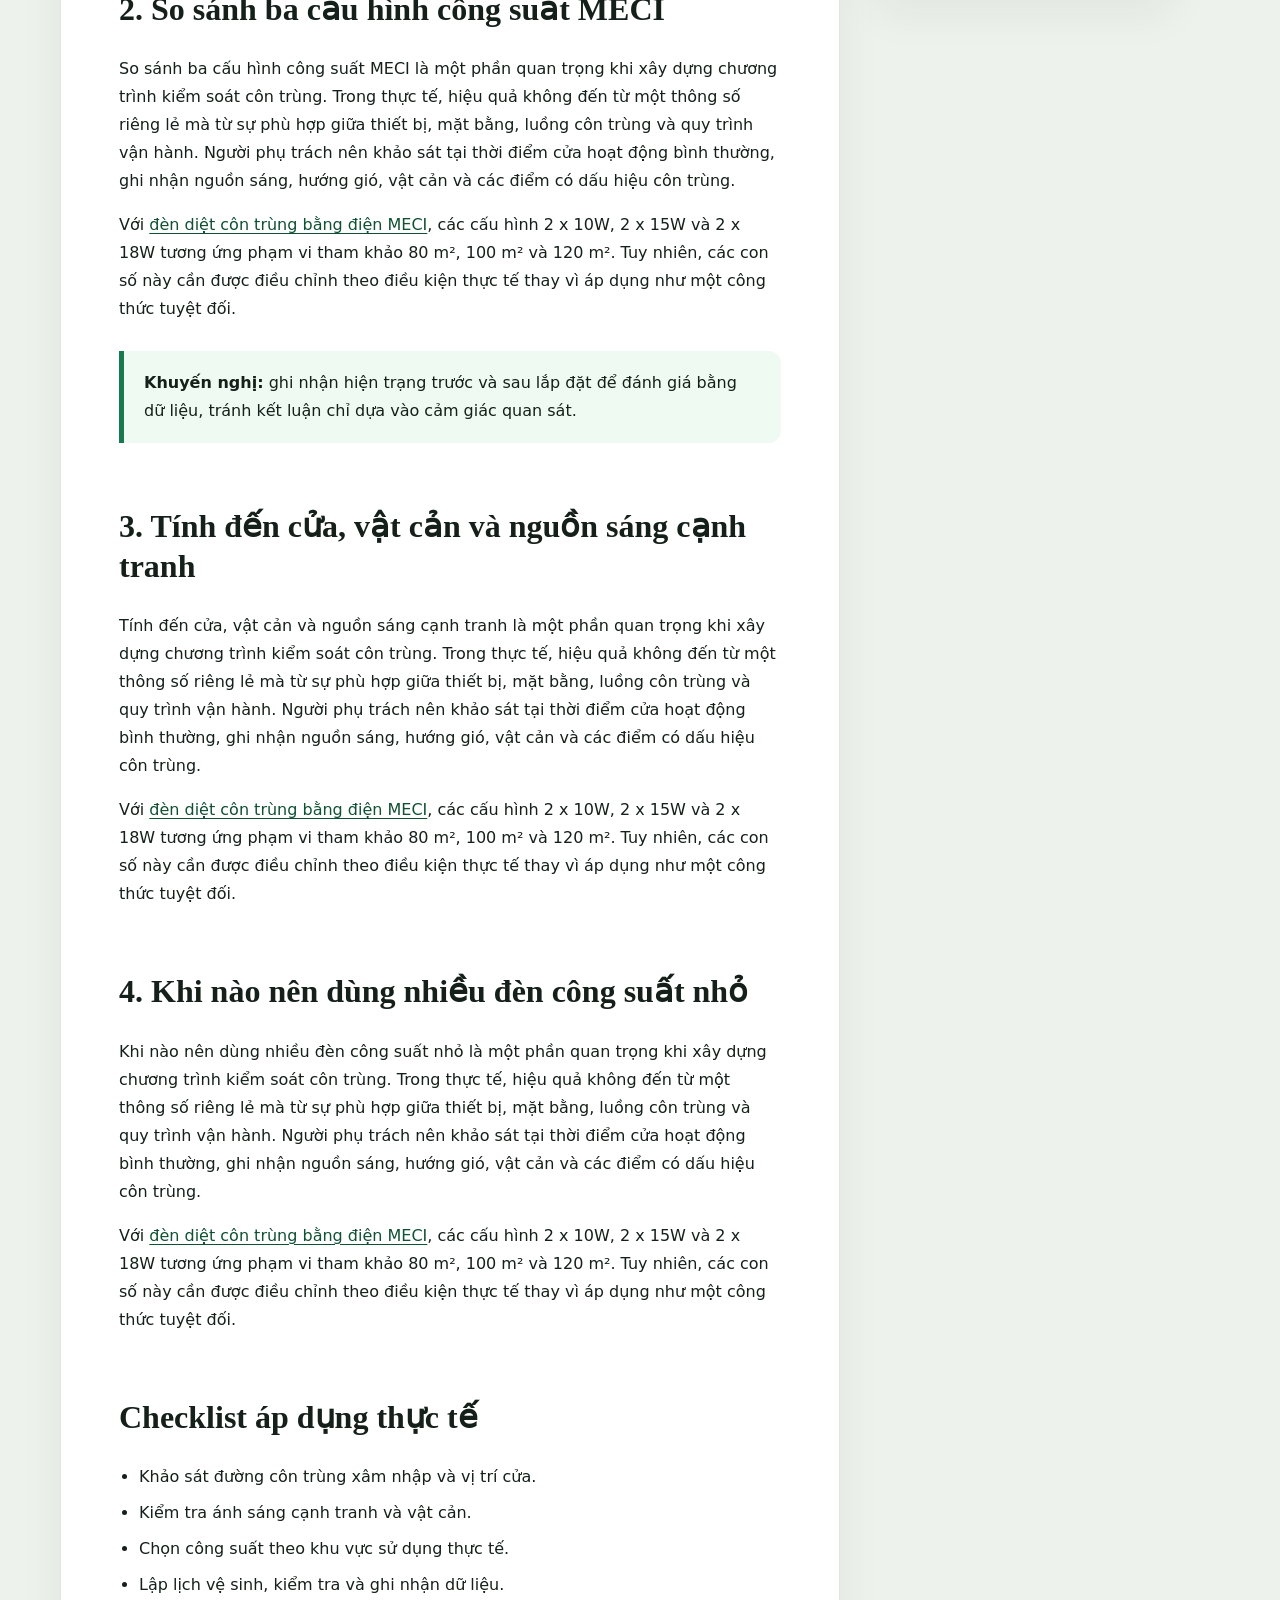
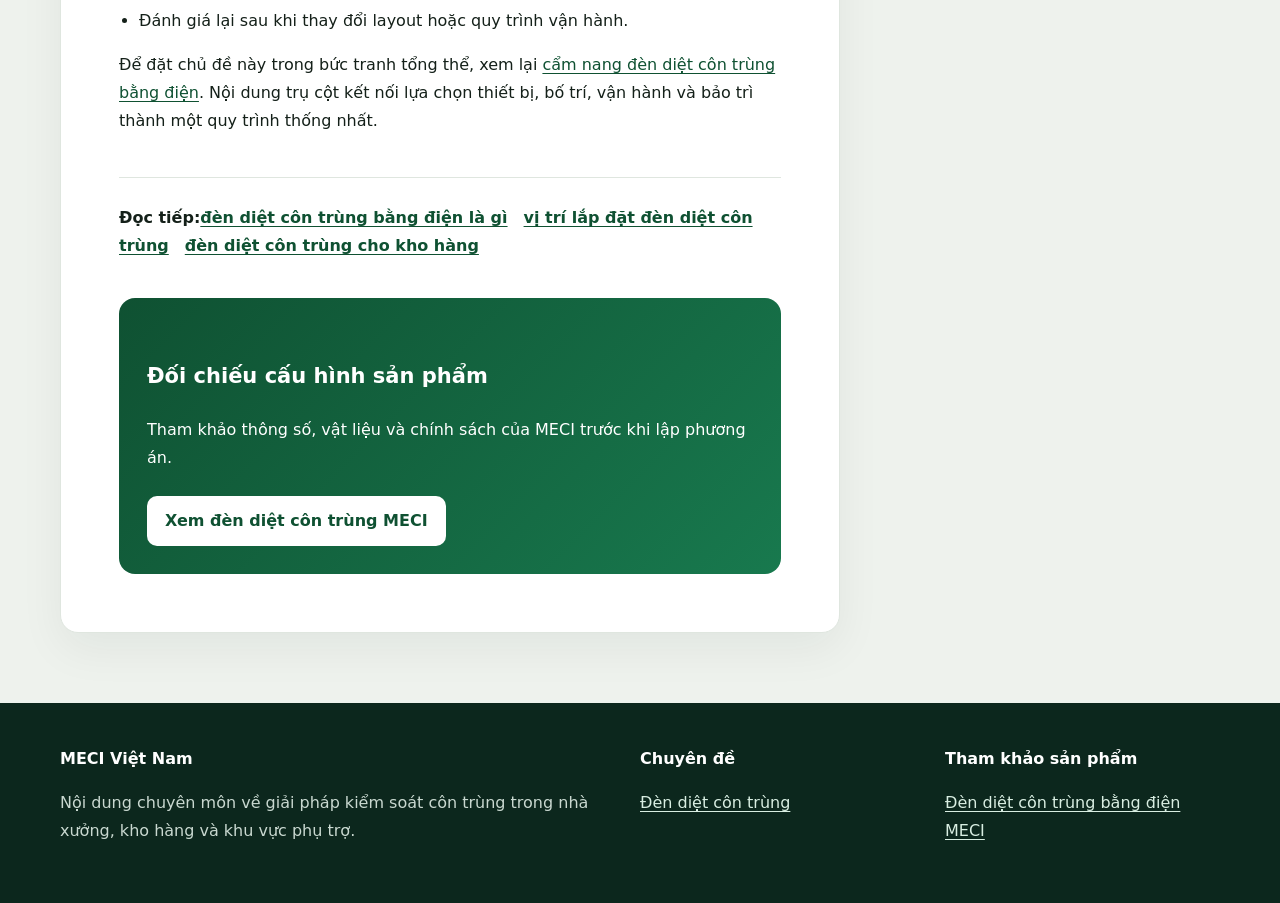
<file: bai-viet/cach-chon-cong-suat-den.html>
<!doctype html><html lang="vi"><head><meta charset="utf-8"><meta name="viewport" content="width=device-width,initial-scale=1"><title>Cách chọn công suất đèn diệt côn trùng theo diện tích thực tế</title><meta name="description" content="Phân tích các mức 2 x 10W, 2 x 15W và 2 x 18W theo diện tích, luồng côn trùng và điều kiện mặt bằng."><link rel="stylesheet" href="../assets/style.css"></head><body><a class="skip" href="#main">Bỏ qua điều hướng</a><div class="top"><div class="wrap"><span>Cẩm nang kiểm soát côn trùng nhà xưởng</span><span>MECI Việt Nam · 0979 337 070</span></div></div><header class="header"><div class="wrap nav"><a class="brand" href="../index.html"><span class="mark">M</span><span><b>MECI</b><small>Giải pháp nhà xưởng</small></span></a><nav class="navlinks"><a href="../index.html">Bài trụ cột</a><a href="../index.html#lua-chon">Lựa chọn</a><a href="../index.html#lap-dat">Lắp đặt</a><a href="https://mecivietnam.com/products/den-diet-con-trung-bang-dien" target="_blank" rel="noopener">Sản phẩm MECI</a></nav></div></header><section class="hero"><div class="wrap"><div class="eyebrow">Bài phân tích chuyên sâu</div><h1>Cách chọn công suất đèn diệt côn trùng theo diện tích thực tế</h1><p>Phân tích các mức 2 x 10W, 2 x 15W và 2 x 18W theo diện tích, luồng côn trùng và điều kiện mặt bằng.</p><div class="meta"><span>Cập nhật 2026</span><span>Biên soạn theo hướng ứng dụng nhà xưởng</span></div></div></section><main id="main" class="wrap layout"><article class="article"><div class="breadcrumb"><a href="../index.html">Cẩm nang đèn diệt côn trùng</a> / Cách chọn công suất đèn diệt côn trùng theo diện tích thực tế</div><p class="lead">Phân tích các mức 2 x 10W, 2 x 15W và 2 x 18W theo diện tích, luồng côn trùng và điều kiện mặt bằng.</p><div class="toc"><strong>Nội dung chính</strong><a href="#m1">1. Vì sao diện tích chưa đủ để chọn đèn</a><a href="#m2">2. So sánh ba cấu hình công suất MECI</a><a href="#m3">3. Tính đến cửa, vật cản và nguồn sáng cạnh tranh</a><a href="#m4">4. Khi nào nên dùng nhiều đèn công suất nhỏ</a></div><h2 id="m1">1. Vì sao diện tích chưa đủ để chọn đèn</h2><p>Vì sao diện tích chưa đủ để chọn đèn là một phần quan trọng khi xây dựng chương trình kiểm soát côn trùng. Trong thực tế, hiệu quả không đến từ một thông số riêng lẻ mà từ sự phù hợp giữa thiết bị, mặt bằng, luồng côn trùng và quy trình vận hành. Người phụ trách nên khảo sát tại thời điểm cửa hoạt động bình thường, ghi nhận nguồn sáng, hướng gió, vật cản và các điểm có dấu hiệu côn trùng.</p><p>Với <a href="https://mecivietnam.com/products/den-diet-con-trung-bang-dien" target="_blank" rel="noopener">đèn diệt côn trùng bằng điện MECI</a>, các cấu hình 2 x 10W, 2 x 15W và 2 x 18W tương ứng phạm vi tham khảo 80 m², 100 m² và 120 m². Tuy nhiên, các con số này cần được điều chỉnh theo điều kiện thực tế thay vì áp dụng như một công thức tuyệt đối.</p><h2 id="m2">2. So sánh ba cấu hình công suất MECI</h2><p>So sánh ba cấu hình công suất MECI là một phần quan trọng khi xây dựng chương trình kiểm soát côn trùng. Trong thực tế, hiệu quả không đến từ một thông số riêng lẻ mà từ sự phù hợp giữa thiết bị, mặt bằng, luồng côn trùng và quy trình vận hành. Người phụ trách nên khảo sát tại thời điểm cửa hoạt động bình thường, ghi nhận nguồn sáng, hướng gió, vật cản và các điểm có dấu hiệu côn trùng.</p><p>Với <a href="https://mecivietnam.com/products/den-diet-con-trung-bang-dien" target="_blank" rel="noopener">đèn diệt côn trùng bằng điện MECI</a>, các cấu hình 2 x 10W, 2 x 15W và 2 x 18W tương ứng phạm vi tham khảo 80 m², 100 m² và 120 m². Tuy nhiên, các con số này cần được điều chỉnh theo điều kiện thực tế thay vì áp dụng như một công thức tuyệt đối.</p><div class="note"><strong>Khuyến nghị:</strong> ghi nhận hiện trạng trước và sau lắp đặt để đánh giá bằng dữ liệu, tránh kết luận chỉ dựa vào cảm giác quan sát.</div><h2 id="m3">3. Tính đến cửa, vật cản và nguồn sáng cạnh tranh</h2><p>Tính đến cửa, vật cản và nguồn sáng cạnh tranh là một phần quan trọng khi xây dựng chương trình kiểm soát côn trùng. Trong thực tế, hiệu quả không đến từ một thông số riêng lẻ mà từ sự phù hợp giữa thiết bị, mặt bằng, luồng côn trùng và quy trình vận hành. Người phụ trách nên khảo sát tại thời điểm cửa hoạt động bình thường, ghi nhận nguồn sáng, hướng gió, vật cản và các điểm có dấu hiệu côn trùng.</p><p>Với <a href="https://mecivietnam.com/products/den-diet-con-trung-bang-dien" target="_blank" rel="noopener">đèn diệt côn trùng bằng điện MECI</a>, các cấu hình 2 x 10W, 2 x 15W và 2 x 18W tương ứng phạm vi tham khảo 80 m², 100 m² và 120 m². Tuy nhiên, các con số này cần được điều chỉnh theo điều kiện thực tế thay vì áp dụng như một công thức tuyệt đối.</p><h2 id="m4">4. Khi nào nên dùng nhiều đèn công suất nhỏ</h2><p>Khi nào nên dùng nhiều đèn công suất nhỏ là một phần quan trọng khi xây dựng chương trình kiểm soát côn trùng. Trong thực tế, hiệu quả không đến từ một thông số riêng lẻ mà từ sự phù hợp giữa thiết bị, mặt bằng, luồng côn trùng và quy trình vận hành. Người phụ trách nên khảo sát tại thời điểm cửa hoạt động bình thường, ghi nhận nguồn sáng, hướng gió, vật cản và các điểm có dấu hiệu côn trùng.</p><p>Với <a href="https://mecivietnam.com/products/den-diet-con-trung-bang-dien" target="_blank" rel="noopener">đèn diệt côn trùng bằng điện MECI</a>, các cấu hình 2 x 10W, 2 x 15W và 2 x 18W tương ứng phạm vi tham khảo 80 m², 100 m² và 120 m². Tuy nhiên, các con số này cần được điều chỉnh theo điều kiện thực tế thay vì áp dụng như một công thức tuyệt đối.</p><h2>Checklist áp dụng thực tế</h2><ul class="article-list"><li>Khảo sát đường côn trùng xâm nhập và vị trí cửa.</li><li>Kiểm tra ánh sáng cạnh tranh và vật cản.</li><li>Chọn công suất theo khu vực sử dụng thực tế.</li><li>Lập lịch vệ sinh, kiểm tra và ghi nhận dữ liệu.</li><li>Đánh giá lại sau khi thay đổi layout hoặc quy trình vận hành.</li></ul><p>Để đặt chủ đề này trong bức tranh tổng thể, xem lại <a href="../index.html">cẩm nang đèn diệt côn trùng bằng điện</a>. Nội dung trụ cột kết nối lựa chọn thiết bị, bố trí, vận hành và bảo trì thành một quy trình thống nhất.</p><div class="related"><strong>Đọc tiếp:</strong><a href="den-diet-con-trung-bang-dien-la-gi.html">đèn diệt côn trùng bằng điện là gì</a><a href="vi-tri-lap-dat-den.html">vị trí lắp đặt đèn diệt côn trùng</a><a href="den-diet-con-trung-cho-kho-hang.html">đèn diệt côn trùng cho kho hàng</a></div><div class="cta"><h3>Đối chiếu cấu hình sản phẩm</h3><p>Tham khảo thông số, vật liệu và chính sách của MECI trước khi lập phương án.</p><a href="https://mecivietnam.com/products/den-diet-con-trung-bang-dien" target="_blank" rel="noopener">Xem đèn diệt côn trùng MECI</a></div></article><aside class="side"><div class="sidebox"><h3>Đọc theo chủ đề</h3><a href="../bai-viet/den-diet-con-trung-bang-dien-la-gi.html">Đèn diệt côn trùng bằng điện là gì</a><a href="../bai-viet/cach-chon-cong-suat-den.html">Cách chọn công suất đèn diệt côn trùng</a><a href="../bai-viet/vi-tri-lap-dat-den.html">Vị trí lắp đặt đèn diệt côn trùng</a><a href="../bai-viet/den-diet-con-trung-cho-kho-hang.html">Đèn diệt côn trùng cho kho hàng</a><a href="../bai-viet/so-sanh-den-luoi-dien-va-keo-dinh.html">So sánh đèn lưới điện và đèn keo dính</a><a href="../bai-viet/ve-sinh-bao-duong-den.html">Vệ sinh và bảo dưỡng đèn diệt côn trùng</a><a href="../bai-viet/dau-hieu-can-thay-bong-uva.html">Khi nào cần thay bóng uva</a><a href="../bai-viet/bao-gia-den-diet-con-trung.html">Báo giá đèn diệt côn trùng</a></div><div class="sidebox"><h3>Sản phẩm tham khảo</h3><p>Thông số và cấu hình thực tế của <a href="https://mecivietnam.com/products/den-diet-con-trung-bang-dien" target="_blank" rel="noopener">đèn diệt côn trùng bằng điện MECI</a>.</p></div></aside></main><footer class="footer"><div class="wrap footergrid"><div><strong>MECI Việt Nam</strong><p>Nội dung chuyên môn về giải pháp kiểm soát côn trùng trong nhà xưởng, kho hàng và khu vực phụ trợ.</p></div><div><strong>Chuyên đề</strong><p><a href="../index.html" style="color:#d9eee2">Đèn diệt côn trùng</a></p></div><div><strong>Tham khảo sản phẩm</strong><p><a href="https://mecivietnam.com/products/den-diet-con-trung-bang-dien" style="color:#d9eee2">Đèn diệt côn trùng bằng điện MECI</a></p></div></div></footer></body></html>
</file>
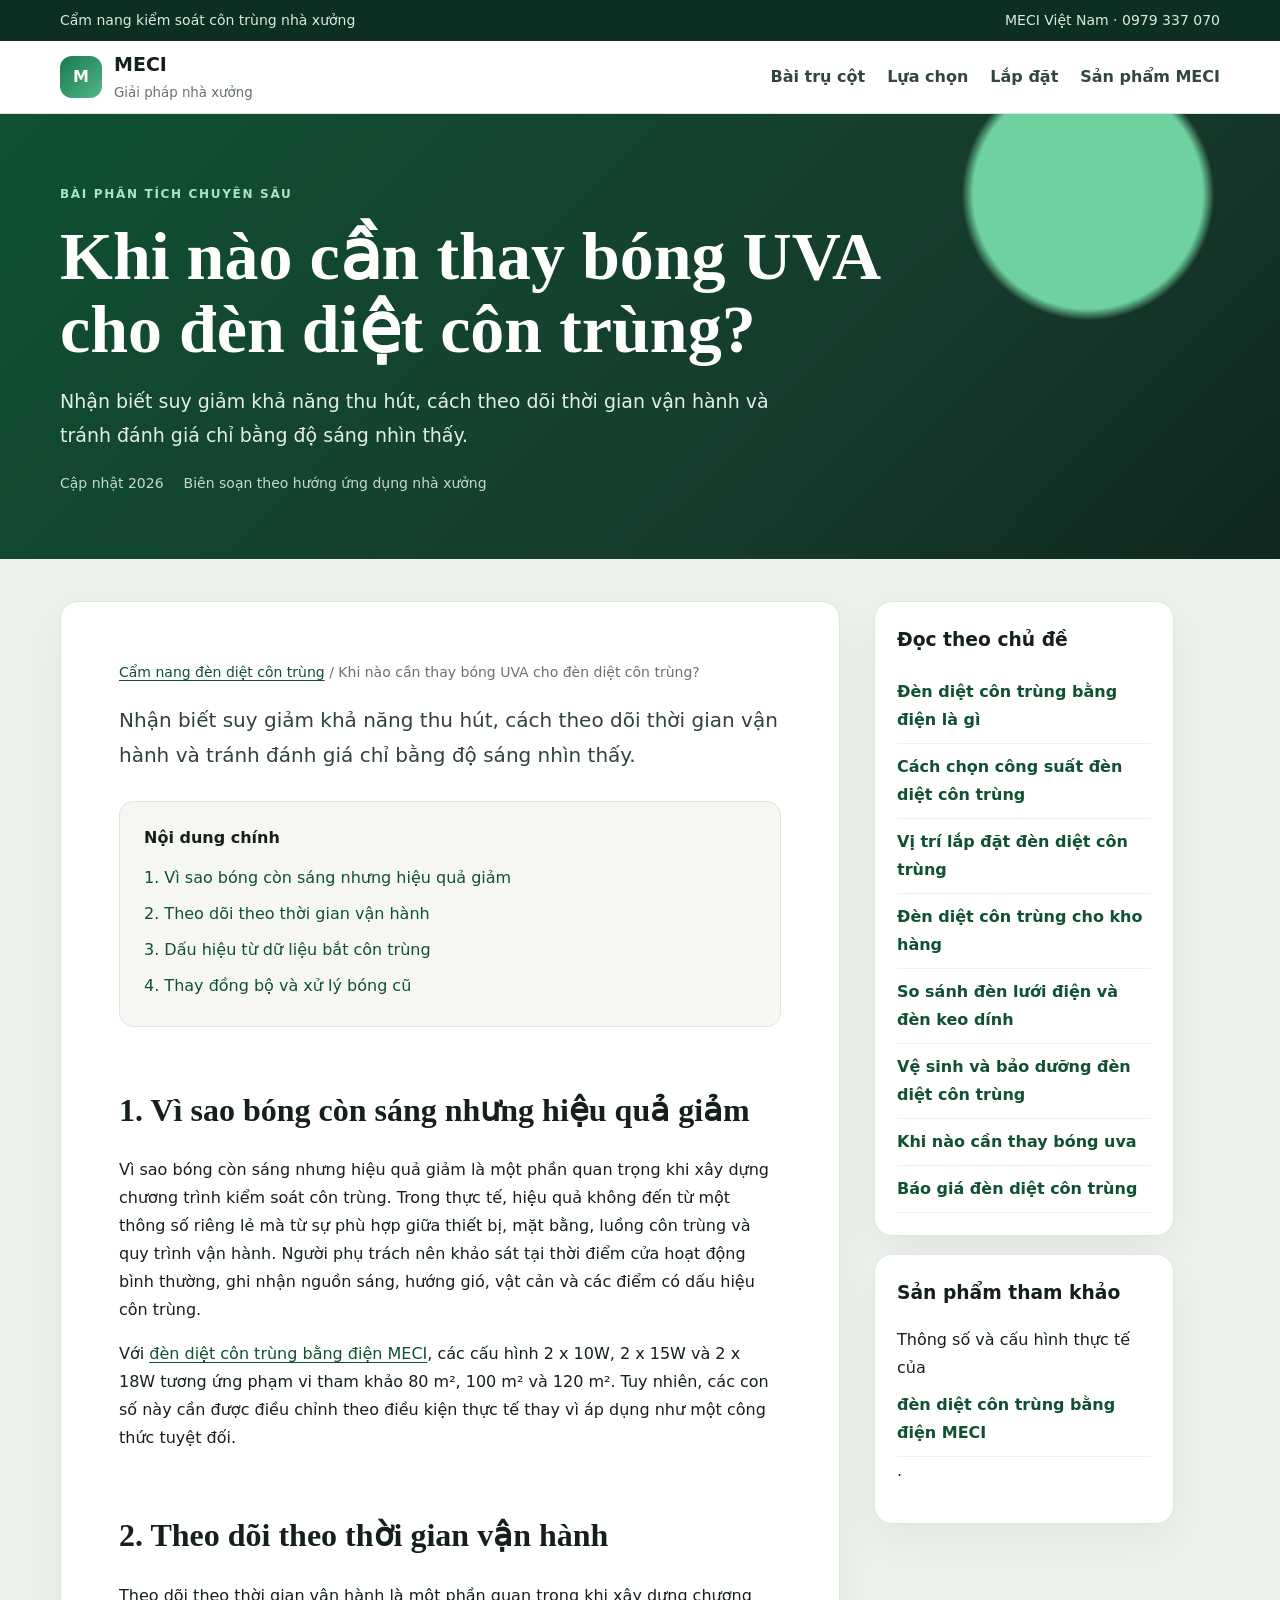
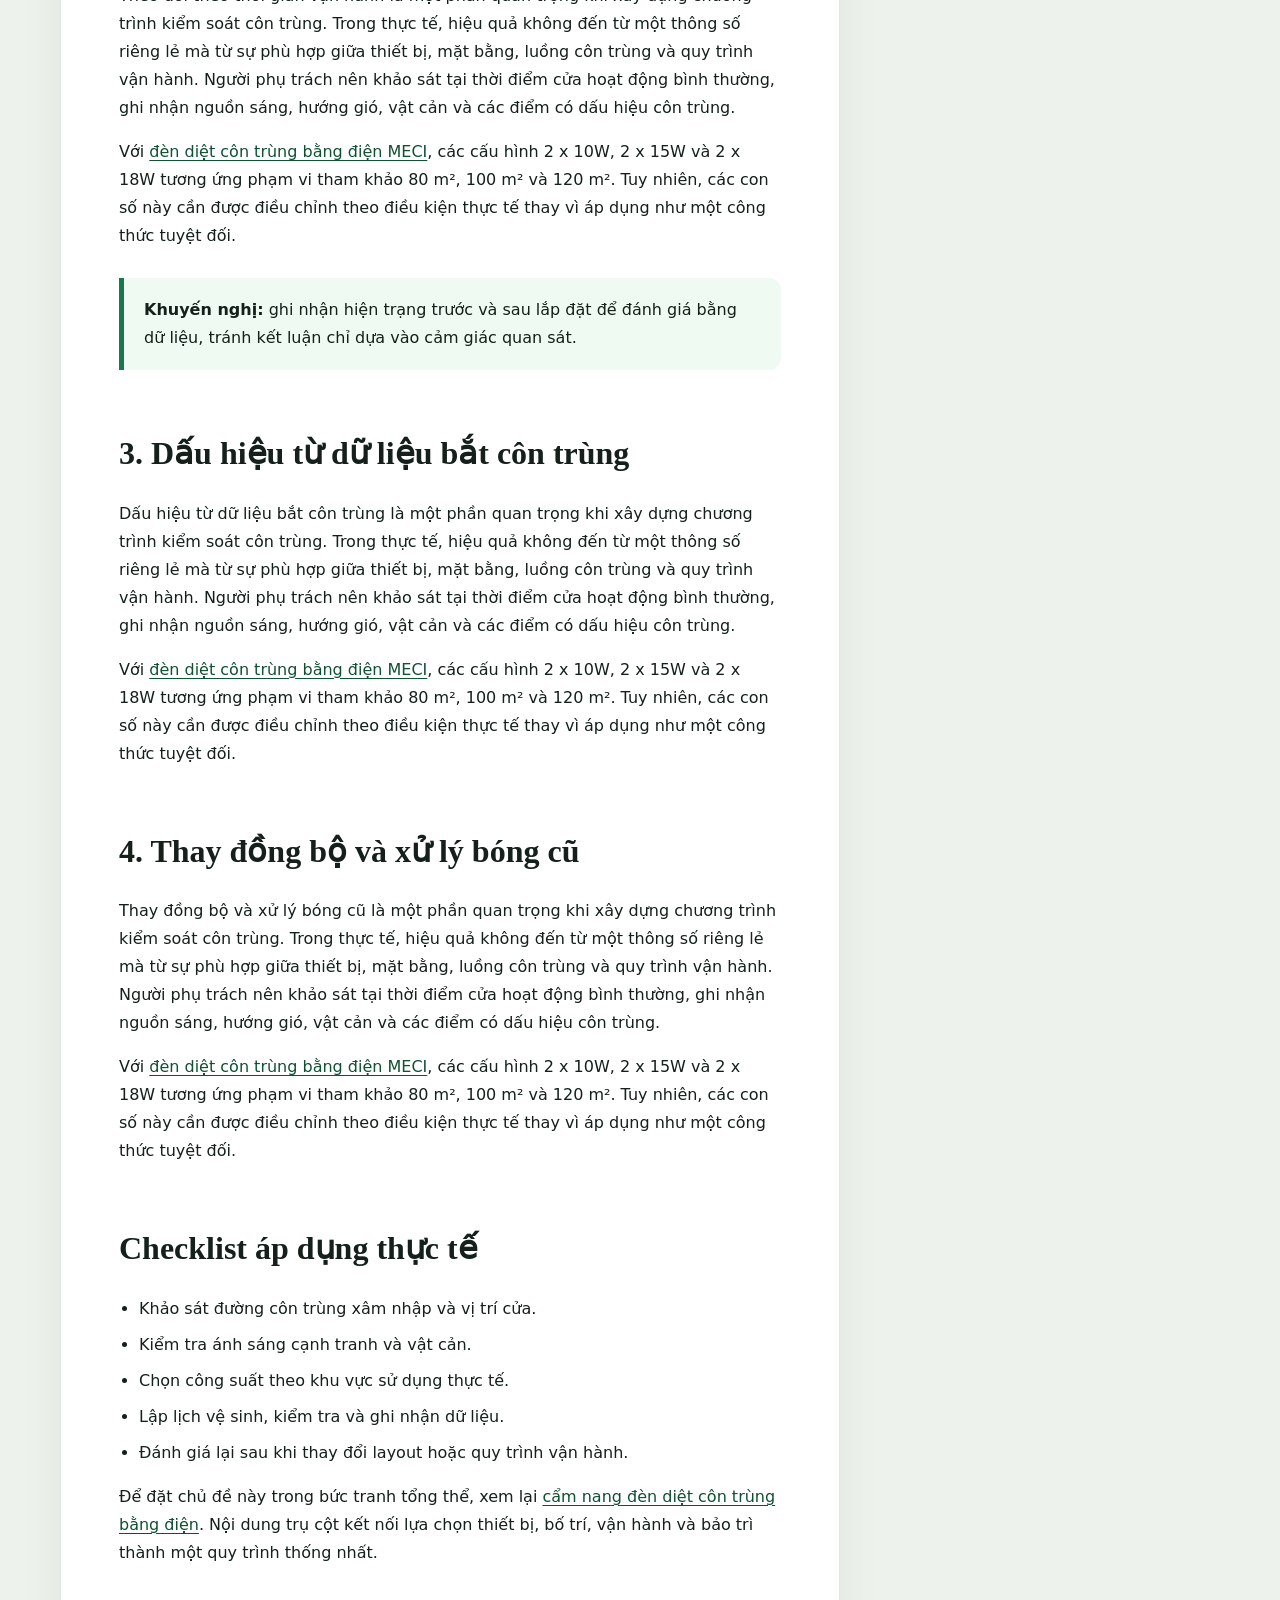
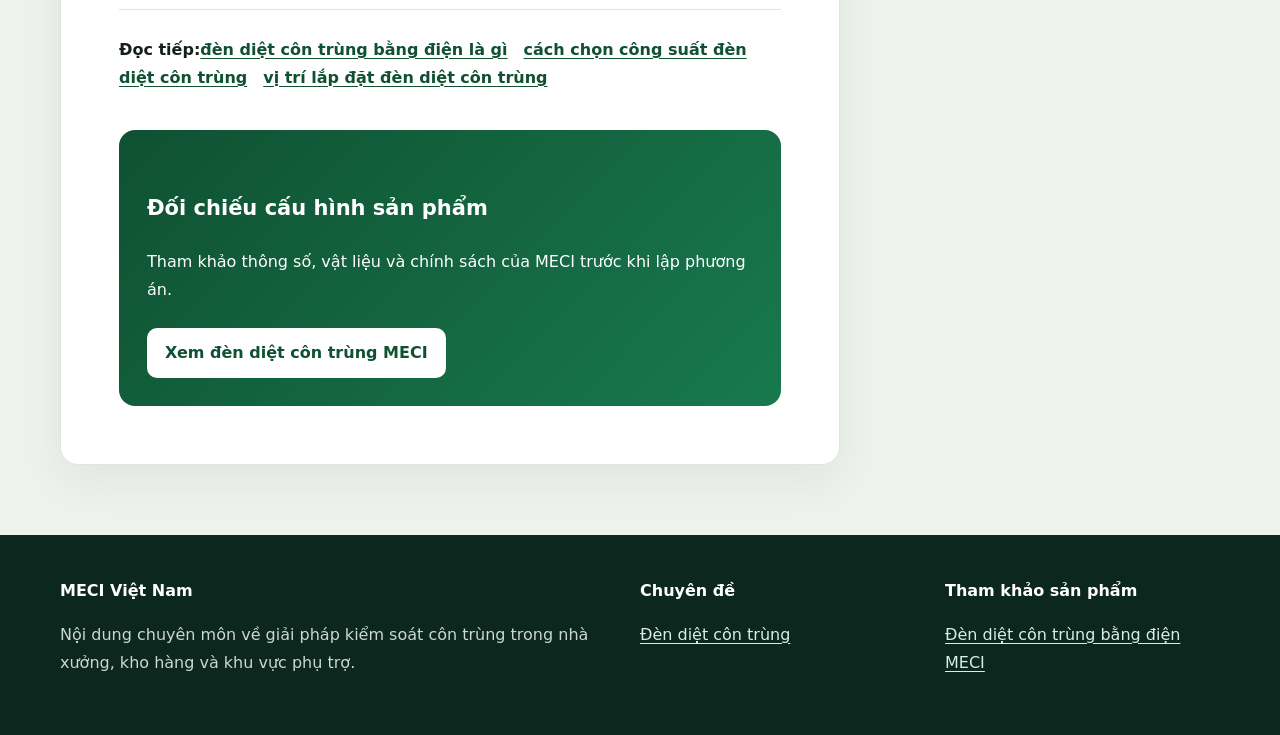
<file: bai-viet/dau-hieu-can-thay-bong-uva.html>
<!doctype html><html lang="vi"><head><meta charset="utf-8"><meta name="viewport" content="width=device-width,initial-scale=1"><title>Khi nào cần thay bóng UVA cho đèn diệt côn trùng?</title><meta name="description" content="Nhận biết suy giảm khả năng thu hút, cách theo dõi thời gian vận hành và tránh đánh giá chỉ bằng độ sáng nhìn thấy."><link rel="stylesheet" href="../assets/style.css"></head><body><a class="skip" href="#main">Bỏ qua điều hướng</a><div class="top"><div class="wrap"><span>Cẩm nang kiểm soát côn trùng nhà xưởng</span><span>MECI Việt Nam · 0979 337 070</span></div></div><header class="header"><div class="wrap nav"><a class="brand" href="../index.html"><span class="mark">M</span><span><b>MECI</b><small>Giải pháp nhà xưởng</small></span></a><nav class="navlinks"><a href="../index.html">Bài trụ cột</a><a href="../index.html#lua-chon">Lựa chọn</a><a href="../index.html#lap-dat">Lắp đặt</a><a href="https://mecivietnam.com/products/den-diet-con-trung-bang-dien" target="_blank" rel="noopener">Sản phẩm MECI</a></nav></div></header><section class="hero"><div class="wrap"><div class="eyebrow">Bài phân tích chuyên sâu</div><h1>Khi nào cần thay bóng UVA cho đèn diệt côn trùng?</h1><p>Nhận biết suy giảm khả năng thu hút, cách theo dõi thời gian vận hành và tránh đánh giá chỉ bằng độ sáng nhìn thấy.</p><div class="meta"><span>Cập nhật 2026</span><span>Biên soạn theo hướng ứng dụng nhà xưởng</span></div></div></section><main id="main" class="wrap layout"><article class="article"><div class="breadcrumb"><a href="../index.html">Cẩm nang đèn diệt côn trùng</a> / Khi nào cần thay bóng UVA cho đèn diệt côn trùng?</div><p class="lead">Nhận biết suy giảm khả năng thu hút, cách theo dõi thời gian vận hành và tránh đánh giá chỉ bằng độ sáng nhìn thấy.</p><div class="toc"><strong>Nội dung chính</strong><a href="#m1">1. Vì sao bóng còn sáng nhưng hiệu quả giảm</a><a href="#m2">2. Theo dõi theo thời gian vận hành</a><a href="#m3">3. Dấu hiệu từ dữ liệu bắt côn trùng</a><a href="#m4">4. Thay đồng bộ và xử lý bóng cũ</a></div><h2 id="m1">1. Vì sao bóng còn sáng nhưng hiệu quả giảm</h2><p>Vì sao bóng còn sáng nhưng hiệu quả giảm là một phần quan trọng khi xây dựng chương trình kiểm soát côn trùng. Trong thực tế, hiệu quả không đến từ một thông số riêng lẻ mà từ sự phù hợp giữa thiết bị, mặt bằng, luồng côn trùng và quy trình vận hành. Người phụ trách nên khảo sát tại thời điểm cửa hoạt động bình thường, ghi nhận nguồn sáng, hướng gió, vật cản và các điểm có dấu hiệu côn trùng.</p><p>Với <a href="https://mecivietnam.com/products/den-diet-con-trung-bang-dien" target="_blank" rel="noopener">đèn diệt côn trùng bằng điện MECI</a>, các cấu hình 2 x 10W, 2 x 15W và 2 x 18W tương ứng phạm vi tham khảo 80 m², 100 m² và 120 m². Tuy nhiên, các con số này cần được điều chỉnh theo điều kiện thực tế thay vì áp dụng như một công thức tuyệt đối.</p><h2 id="m2">2. Theo dõi theo thời gian vận hành</h2><p>Theo dõi theo thời gian vận hành là một phần quan trọng khi xây dựng chương trình kiểm soát côn trùng. Trong thực tế, hiệu quả không đến từ một thông số riêng lẻ mà từ sự phù hợp giữa thiết bị, mặt bằng, luồng côn trùng và quy trình vận hành. Người phụ trách nên khảo sát tại thời điểm cửa hoạt động bình thường, ghi nhận nguồn sáng, hướng gió, vật cản và các điểm có dấu hiệu côn trùng.</p><p>Với <a href="https://mecivietnam.com/products/den-diet-con-trung-bang-dien" target="_blank" rel="noopener">đèn diệt côn trùng bằng điện MECI</a>, các cấu hình 2 x 10W, 2 x 15W và 2 x 18W tương ứng phạm vi tham khảo 80 m², 100 m² và 120 m². Tuy nhiên, các con số này cần được điều chỉnh theo điều kiện thực tế thay vì áp dụng như một công thức tuyệt đối.</p><div class="note"><strong>Khuyến nghị:</strong> ghi nhận hiện trạng trước và sau lắp đặt để đánh giá bằng dữ liệu, tránh kết luận chỉ dựa vào cảm giác quan sát.</div><h2 id="m3">3. Dấu hiệu từ dữ liệu bắt côn trùng</h2><p>Dấu hiệu từ dữ liệu bắt côn trùng là một phần quan trọng khi xây dựng chương trình kiểm soát côn trùng. Trong thực tế, hiệu quả không đến từ một thông số riêng lẻ mà từ sự phù hợp giữa thiết bị, mặt bằng, luồng côn trùng và quy trình vận hành. Người phụ trách nên khảo sát tại thời điểm cửa hoạt động bình thường, ghi nhận nguồn sáng, hướng gió, vật cản và các điểm có dấu hiệu côn trùng.</p><p>Với <a href="https://mecivietnam.com/products/den-diet-con-trung-bang-dien" target="_blank" rel="noopener">đèn diệt côn trùng bằng điện MECI</a>, các cấu hình 2 x 10W, 2 x 15W và 2 x 18W tương ứng phạm vi tham khảo 80 m², 100 m² và 120 m². Tuy nhiên, các con số này cần được điều chỉnh theo điều kiện thực tế thay vì áp dụng như một công thức tuyệt đối.</p><h2 id="m4">4. Thay đồng bộ và xử lý bóng cũ</h2><p>Thay đồng bộ và xử lý bóng cũ là một phần quan trọng khi xây dựng chương trình kiểm soát côn trùng. Trong thực tế, hiệu quả không đến từ một thông số riêng lẻ mà từ sự phù hợp giữa thiết bị, mặt bằng, luồng côn trùng và quy trình vận hành. Người phụ trách nên khảo sát tại thời điểm cửa hoạt động bình thường, ghi nhận nguồn sáng, hướng gió, vật cản và các điểm có dấu hiệu côn trùng.</p><p>Với <a href="https://mecivietnam.com/products/den-diet-con-trung-bang-dien" target="_blank" rel="noopener">đèn diệt côn trùng bằng điện MECI</a>, các cấu hình 2 x 10W, 2 x 15W và 2 x 18W tương ứng phạm vi tham khảo 80 m², 100 m² và 120 m². Tuy nhiên, các con số này cần được điều chỉnh theo điều kiện thực tế thay vì áp dụng như một công thức tuyệt đối.</p><h2>Checklist áp dụng thực tế</h2><ul class="article-list"><li>Khảo sát đường côn trùng xâm nhập và vị trí cửa.</li><li>Kiểm tra ánh sáng cạnh tranh và vật cản.</li><li>Chọn công suất theo khu vực sử dụng thực tế.</li><li>Lập lịch vệ sinh, kiểm tra và ghi nhận dữ liệu.</li><li>Đánh giá lại sau khi thay đổi layout hoặc quy trình vận hành.</li></ul><p>Để đặt chủ đề này trong bức tranh tổng thể, xem lại <a href="../index.html">cẩm nang đèn diệt côn trùng bằng điện</a>. Nội dung trụ cột kết nối lựa chọn thiết bị, bố trí, vận hành và bảo trì thành một quy trình thống nhất.</p><div class="related"><strong>Đọc tiếp:</strong><a href="den-diet-con-trung-bang-dien-la-gi.html">đèn diệt côn trùng bằng điện là gì</a><a href="cach-chon-cong-suat-den.html">cách chọn công suất đèn diệt côn trùng</a><a href="vi-tri-lap-dat-den.html">vị trí lắp đặt đèn diệt côn trùng</a></div><div class="cta"><h3>Đối chiếu cấu hình sản phẩm</h3><p>Tham khảo thông số, vật liệu và chính sách của MECI trước khi lập phương án.</p><a href="https://mecivietnam.com/products/den-diet-con-trung-bang-dien" target="_blank" rel="noopener">Xem đèn diệt côn trùng MECI</a></div></article><aside class="side"><div class="sidebox"><h3>Đọc theo chủ đề</h3><a href="../bai-viet/den-diet-con-trung-bang-dien-la-gi.html">Đèn diệt côn trùng bằng điện là gì</a><a href="../bai-viet/cach-chon-cong-suat-den.html">Cách chọn công suất đèn diệt côn trùng</a><a href="../bai-viet/vi-tri-lap-dat-den.html">Vị trí lắp đặt đèn diệt côn trùng</a><a href="../bai-viet/den-diet-con-trung-cho-kho-hang.html">Đèn diệt côn trùng cho kho hàng</a><a href="../bai-viet/so-sanh-den-luoi-dien-va-keo-dinh.html">So sánh đèn lưới điện và đèn keo dính</a><a href="../bai-viet/ve-sinh-bao-duong-den.html">Vệ sinh và bảo dưỡng đèn diệt côn trùng</a><a href="../bai-viet/dau-hieu-can-thay-bong-uva.html">Khi nào cần thay bóng uva</a><a href="../bai-viet/bao-gia-den-diet-con-trung.html">Báo giá đèn diệt côn trùng</a></div><div class="sidebox"><h3>Sản phẩm tham khảo</h3><p>Thông số và cấu hình thực tế của <a href="https://mecivietnam.com/products/den-diet-con-trung-bang-dien" target="_blank" rel="noopener">đèn diệt côn trùng bằng điện MECI</a>.</p></div></aside></main><footer class="footer"><div class="wrap footergrid"><div><strong>MECI Việt Nam</strong><p>Nội dung chuyên môn về giải pháp kiểm soát côn trùng trong nhà xưởng, kho hàng và khu vực phụ trợ.</p></div><div><strong>Chuyên đề</strong><p><a href="../index.html" style="color:#d9eee2">Đèn diệt côn trùng</a></p></div><div><strong>Tham khảo sản phẩm</strong><p><a href="https://mecivietnam.com/products/den-diet-con-trung-bang-dien" style="color:#d9eee2">Đèn diệt côn trùng bằng điện MECI</a></p></div></div></footer></body></html>
</file>
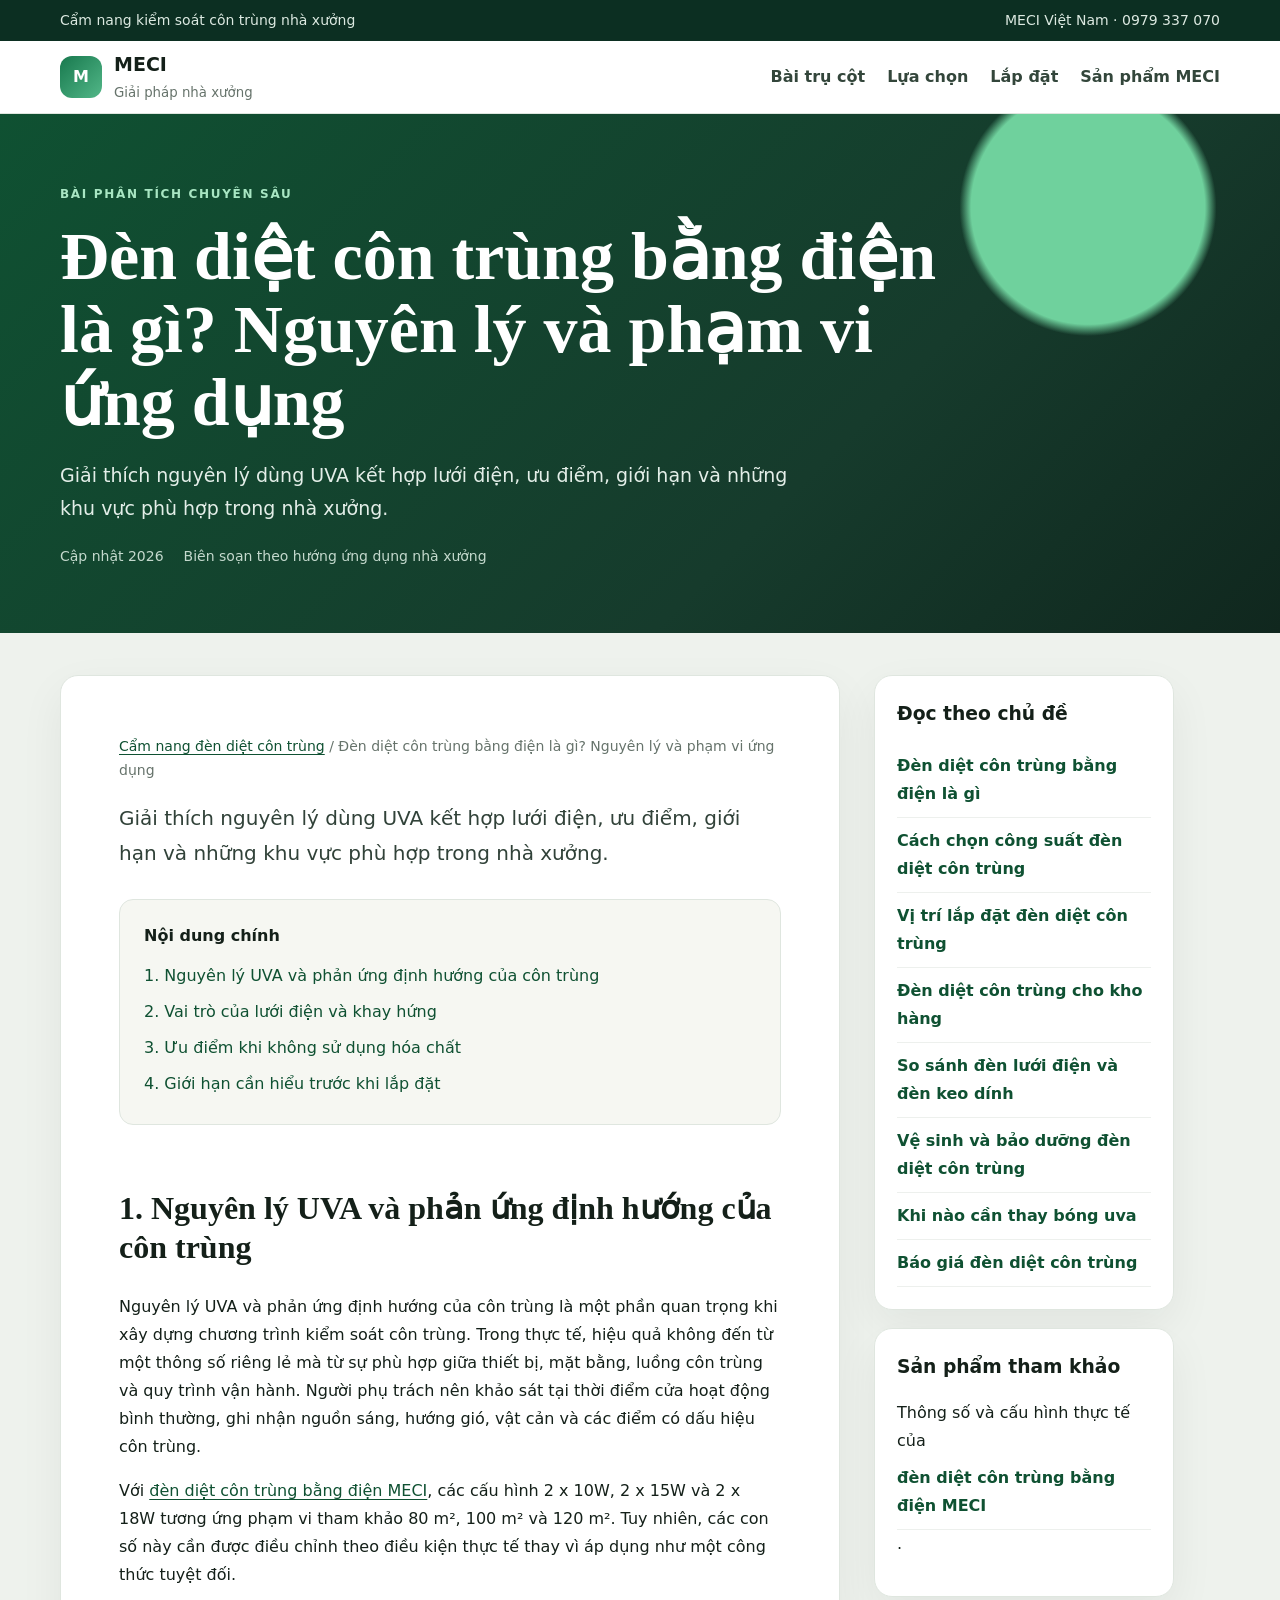
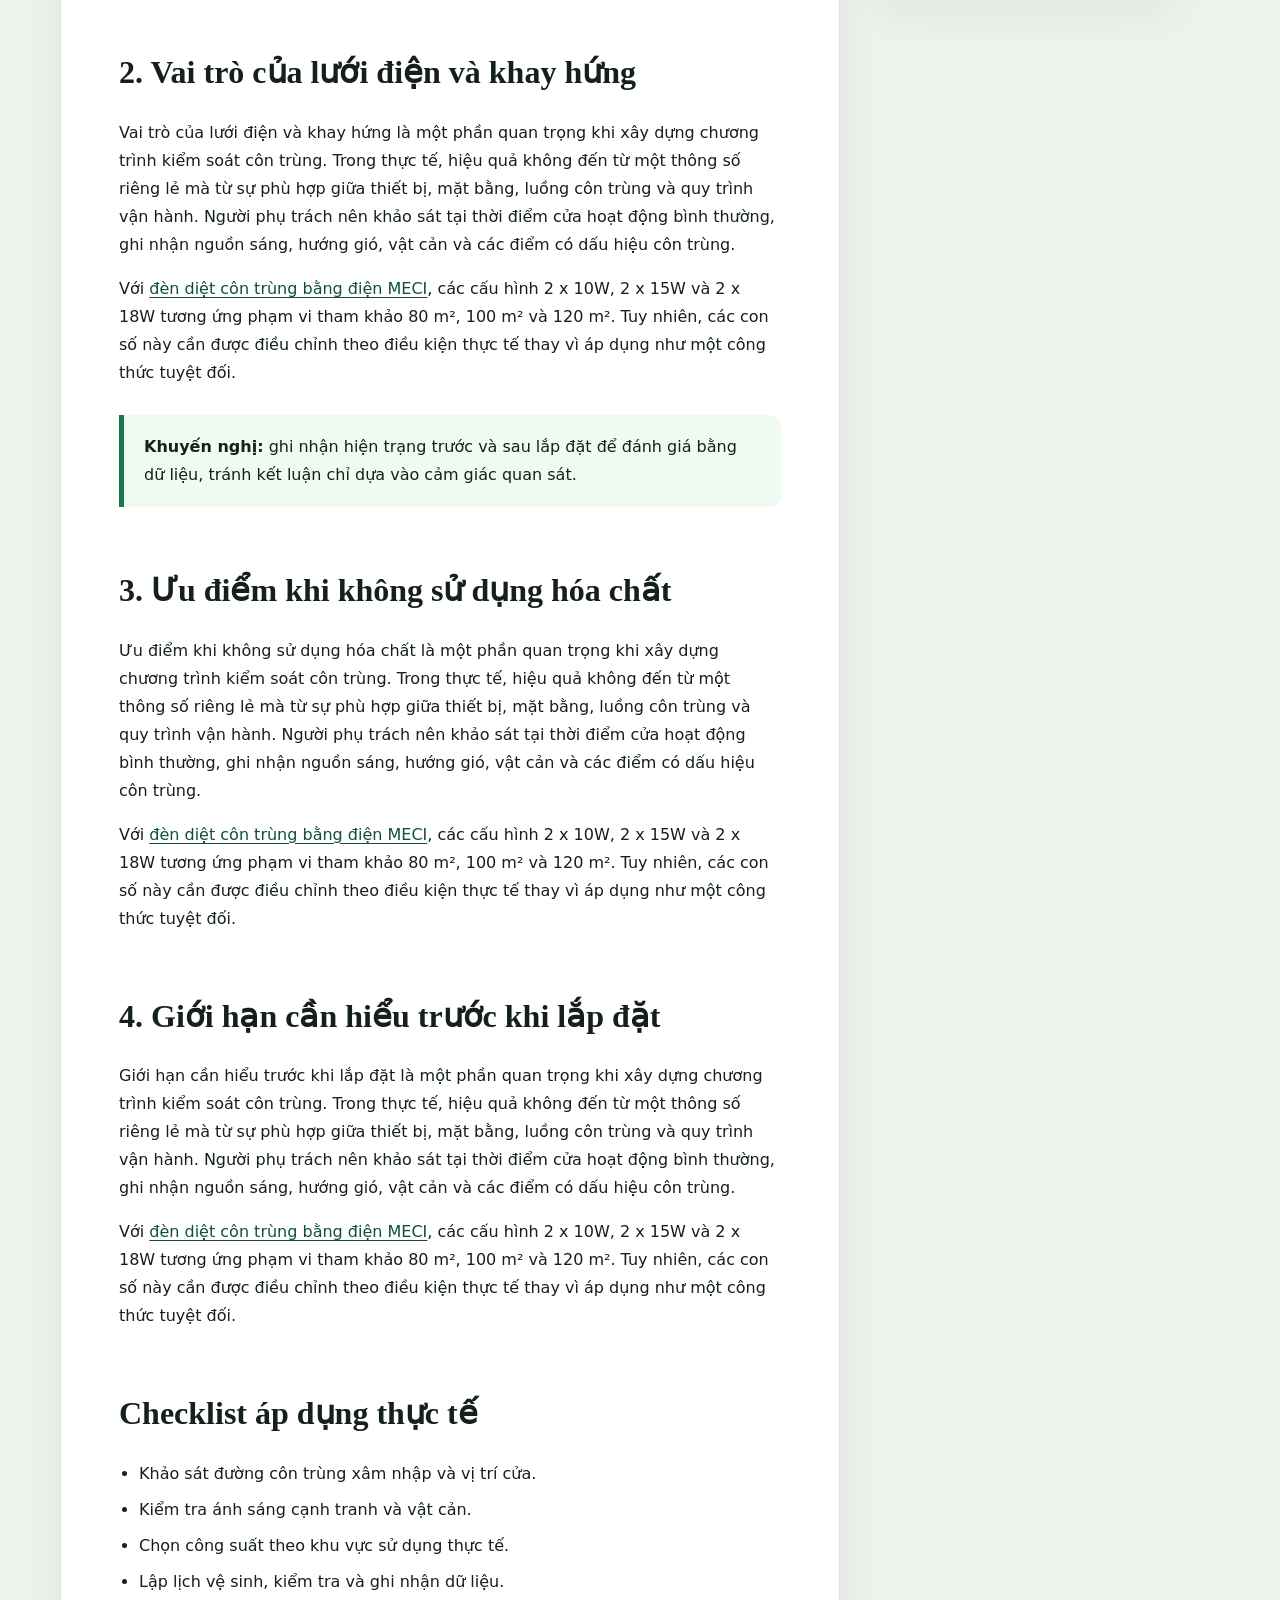
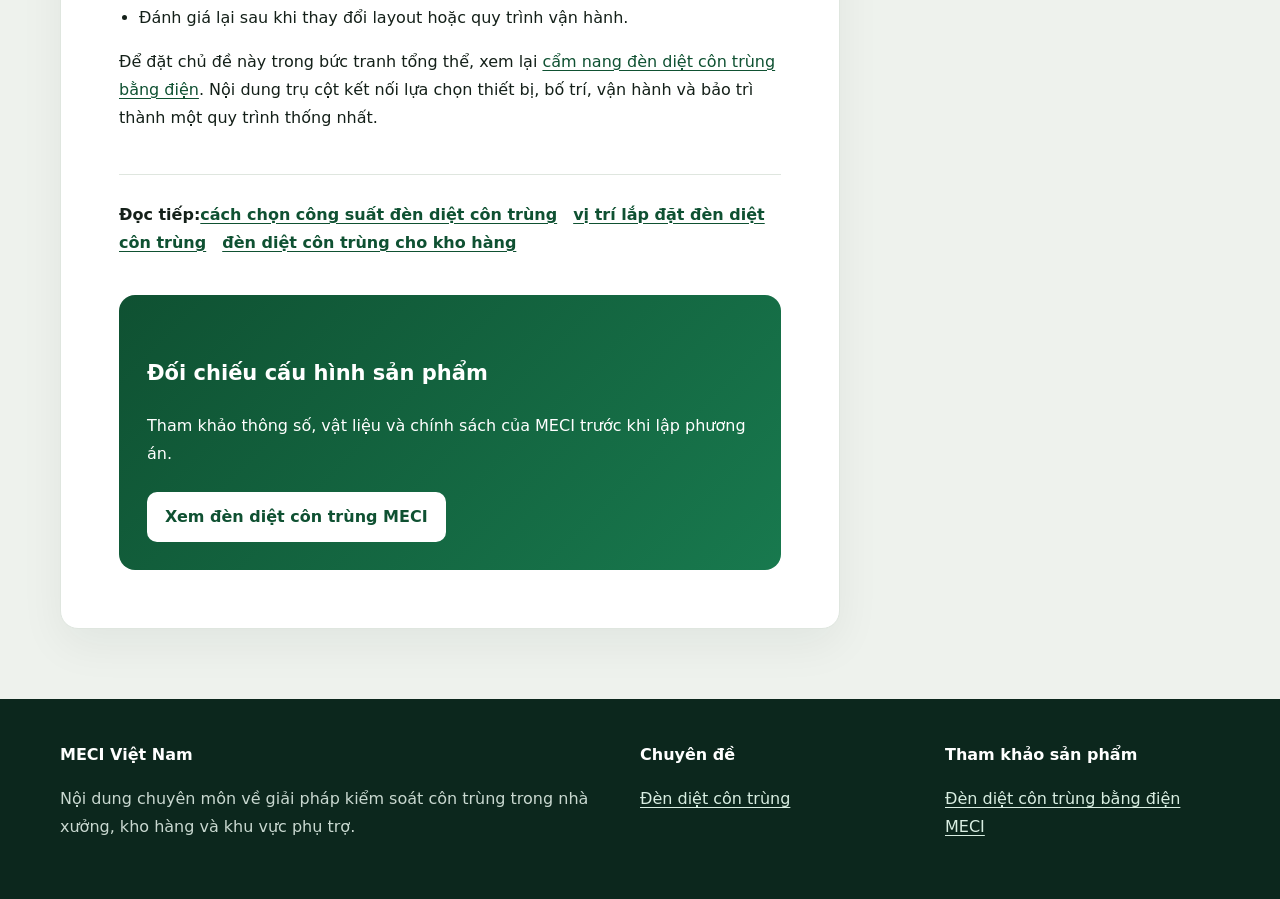
<file: bai-viet/den-diet-con-trung-bang-dien-la-gi.html>
<!doctype html><html lang="vi"><head><meta charset="utf-8"><meta name="viewport" content="width=device-width,initial-scale=1"><title>Đèn diệt côn trùng bằng điện là gì? Nguyên lý và phạm vi ứng dụng</title><meta name="description" content="Giải thích nguyên lý dùng UVA kết hợp lưới điện, ưu điểm, giới hạn và những khu vực phù hợp trong nhà xưởng."><link rel="stylesheet" href="../assets/style.css"></head><body><a class="skip" href="#main">Bỏ qua điều hướng</a><div class="top"><div class="wrap"><span>Cẩm nang kiểm soát côn trùng nhà xưởng</span><span>MECI Việt Nam · 0979 337 070</span></div></div><header class="header"><div class="wrap nav"><a class="brand" href="../index.html"><span class="mark">M</span><span><b>MECI</b><small>Giải pháp nhà xưởng</small></span></a><nav class="navlinks"><a href="../index.html">Bài trụ cột</a><a href="../index.html#lua-chon">Lựa chọn</a><a href="../index.html#lap-dat">Lắp đặt</a><a href="https://mecivietnam.com/products/den-diet-con-trung-bang-dien" target="_blank" rel="noopener">Sản phẩm MECI</a></nav></div></header><section class="hero"><div class="wrap"><div class="eyebrow">Bài phân tích chuyên sâu</div><h1>Đèn diệt côn trùng bằng điện là gì? Nguyên lý và phạm vi ứng dụng</h1><p>Giải thích nguyên lý dùng UVA kết hợp lưới điện, ưu điểm, giới hạn và những khu vực phù hợp trong nhà xưởng.</p><div class="meta"><span>Cập nhật 2026</span><span>Biên soạn theo hướng ứng dụng nhà xưởng</span></div></div></section><main id="main" class="wrap layout"><article class="article"><div class="breadcrumb"><a href="../index.html">Cẩm nang đèn diệt côn trùng</a> / Đèn diệt côn trùng bằng điện là gì? Nguyên lý và phạm vi ứng dụng</div><p class="lead">Giải thích nguyên lý dùng UVA kết hợp lưới điện, ưu điểm, giới hạn và những khu vực phù hợp trong nhà xưởng.</p><div class="toc"><strong>Nội dung chính</strong><a href="#m1">1. Nguyên lý UVA và phản ứng định hướng của côn trùng</a><a href="#m2">2. Vai trò của lưới điện và khay hứng</a><a href="#m3">3. Ưu điểm khi không sử dụng hóa chất</a><a href="#m4">4. Giới hạn cần hiểu trước khi lắp đặt</a></div><h2 id="m1">1. Nguyên lý UVA và phản ứng định hướng của côn trùng</h2><p>Nguyên lý UVA và phản ứng định hướng của côn trùng là một phần quan trọng khi xây dựng chương trình kiểm soát côn trùng. Trong thực tế, hiệu quả không đến từ một thông số riêng lẻ mà từ sự phù hợp giữa thiết bị, mặt bằng, luồng côn trùng và quy trình vận hành. Người phụ trách nên khảo sát tại thời điểm cửa hoạt động bình thường, ghi nhận nguồn sáng, hướng gió, vật cản và các điểm có dấu hiệu côn trùng.</p><p>Với <a href="https://mecivietnam.com/products/den-diet-con-trung-bang-dien" target="_blank" rel="noopener">đèn diệt côn trùng bằng điện MECI</a>, các cấu hình 2 x 10W, 2 x 15W và 2 x 18W tương ứng phạm vi tham khảo 80 m², 100 m² và 120 m². Tuy nhiên, các con số này cần được điều chỉnh theo điều kiện thực tế thay vì áp dụng như một công thức tuyệt đối.</p><h2 id="m2">2. Vai trò của lưới điện và khay hứng</h2><p>Vai trò của lưới điện và khay hứng là một phần quan trọng khi xây dựng chương trình kiểm soát côn trùng. Trong thực tế, hiệu quả không đến từ một thông số riêng lẻ mà từ sự phù hợp giữa thiết bị, mặt bằng, luồng côn trùng và quy trình vận hành. Người phụ trách nên khảo sát tại thời điểm cửa hoạt động bình thường, ghi nhận nguồn sáng, hướng gió, vật cản và các điểm có dấu hiệu côn trùng.</p><p>Với <a href="https://mecivietnam.com/products/den-diet-con-trung-bang-dien" target="_blank" rel="noopener">đèn diệt côn trùng bằng điện MECI</a>, các cấu hình 2 x 10W, 2 x 15W và 2 x 18W tương ứng phạm vi tham khảo 80 m², 100 m² và 120 m². Tuy nhiên, các con số này cần được điều chỉnh theo điều kiện thực tế thay vì áp dụng như một công thức tuyệt đối.</p><div class="note"><strong>Khuyến nghị:</strong> ghi nhận hiện trạng trước và sau lắp đặt để đánh giá bằng dữ liệu, tránh kết luận chỉ dựa vào cảm giác quan sát.</div><h2 id="m3">3. Ưu điểm khi không sử dụng hóa chất</h2><p>Ưu điểm khi không sử dụng hóa chất là một phần quan trọng khi xây dựng chương trình kiểm soát côn trùng. Trong thực tế, hiệu quả không đến từ một thông số riêng lẻ mà từ sự phù hợp giữa thiết bị, mặt bằng, luồng côn trùng và quy trình vận hành. Người phụ trách nên khảo sát tại thời điểm cửa hoạt động bình thường, ghi nhận nguồn sáng, hướng gió, vật cản và các điểm có dấu hiệu côn trùng.</p><p>Với <a href="https://mecivietnam.com/products/den-diet-con-trung-bang-dien" target="_blank" rel="noopener">đèn diệt côn trùng bằng điện MECI</a>, các cấu hình 2 x 10W, 2 x 15W và 2 x 18W tương ứng phạm vi tham khảo 80 m², 100 m² và 120 m². Tuy nhiên, các con số này cần được điều chỉnh theo điều kiện thực tế thay vì áp dụng như một công thức tuyệt đối.</p><h2 id="m4">4. Giới hạn cần hiểu trước khi lắp đặt</h2><p>Giới hạn cần hiểu trước khi lắp đặt là một phần quan trọng khi xây dựng chương trình kiểm soát côn trùng. Trong thực tế, hiệu quả không đến từ một thông số riêng lẻ mà từ sự phù hợp giữa thiết bị, mặt bằng, luồng côn trùng và quy trình vận hành. Người phụ trách nên khảo sát tại thời điểm cửa hoạt động bình thường, ghi nhận nguồn sáng, hướng gió, vật cản và các điểm có dấu hiệu côn trùng.</p><p>Với <a href="https://mecivietnam.com/products/den-diet-con-trung-bang-dien" target="_blank" rel="noopener">đèn diệt côn trùng bằng điện MECI</a>, các cấu hình 2 x 10W, 2 x 15W và 2 x 18W tương ứng phạm vi tham khảo 80 m², 100 m² và 120 m². Tuy nhiên, các con số này cần được điều chỉnh theo điều kiện thực tế thay vì áp dụng như một công thức tuyệt đối.</p><h2>Checklist áp dụng thực tế</h2><ul class="article-list"><li>Khảo sát đường côn trùng xâm nhập và vị trí cửa.</li><li>Kiểm tra ánh sáng cạnh tranh và vật cản.</li><li>Chọn công suất theo khu vực sử dụng thực tế.</li><li>Lập lịch vệ sinh, kiểm tra và ghi nhận dữ liệu.</li><li>Đánh giá lại sau khi thay đổi layout hoặc quy trình vận hành.</li></ul><p>Để đặt chủ đề này trong bức tranh tổng thể, xem lại <a href="../index.html">cẩm nang đèn diệt côn trùng bằng điện</a>. Nội dung trụ cột kết nối lựa chọn thiết bị, bố trí, vận hành và bảo trì thành một quy trình thống nhất.</p><div class="related"><strong>Đọc tiếp:</strong><a href="cach-chon-cong-suat-den.html">cách chọn công suất đèn diệt côn trùng</a><a href="vi-tri-lap-dat-den.html">vị trí lắp đặt đèn diệt côn trùng</a><a href="den-diet-con-trung-cho-kho-hang.html">đèn diệt côn trùng cho kho hàng</a></div><div class="cta"><h3>Đối chiếu cấu hình sản phẩm</h3><p>Tham khảo thông số, vật liệu và chính sách của MECI trước khi lập phương án.</p><a href="https://mecivietnam.com/products/den-diet-con-trung-bang-dien" target="_blank" rel="noopener">Xem đèn diệt côn trùng MECI</a></div></article><aside class="side"><div class="sidebox"><h3>Đọc theo chủ đề</h3><a href="../bai-viet/den-diet-con-trung-bang-dien-la-gi.html">Đèn diệt côn trùng bằng điện là gì</a><a href="../bai-viet/cach-chon-cong-suat-den.html">Cách chọn công suất đèn diệt côn trùng</a><a href="../bai-viet/vi-tri-lap-dat-den.html">Vị trí lắp đặt đèn diệt côn trùng</a><a href="../bai-viet/den-diet-con-trung-cho-kho-hang.html">Đèn diệt côn trùng cho kho hàng</a><a href="../bai-viet/so-sanh-den-luoi-dien-va-keo-dinh.html">So sánh đèn lưới điện và đèn keo dính</a><a href="../bai-viet/ve-sinh-bao-duong-den.html">Vệ sinh và bảo dưỡng đèn diệt côn trùng</a><a href="../bai-viet/dau-hieu-can-thay-bong-uva.html">Khi nào cần thay bóng uva</a><a href="../bai-viet/bao-gia-den-diet-con-trung.html">Báo giá đèn diệt côn trùng</a></div><div class="sidebox"><h3>Sản phẩm tham khảo</h3><p>Thông số và cấu hình thực tế của <a href="https://mecivietnam.com/products/den-diet-con-trung-bang-dien" target="_blank" rel="noopener">đèn diệt côn trùng bằng điện MECI</a>.</p></div></aside></main><footer class="footer"><div class="wrap footergrid"><div><strong>MECI Việt Nam</strong><p>Nội dung chuyên môn về giải pháp kiểm soát côn trùng trong nhà xưởng, kho hàng và khu vực phụ trợ.</p></div><div><strong>Chuyên đề</strong><p><a href="../index.html" style="color:#d9eee2">Đèn diệt côn trùng</a></p></div><div><strong>Tham khảo sản phẩm</strong><p><a href="https://mecivietnam.com/products/den-diet-con-trung-bang-dien" style="color:#d9eee2">Đèn diệt côn trùng bằng điện MECI</a></p></div></div></footer></body></html>
</file>
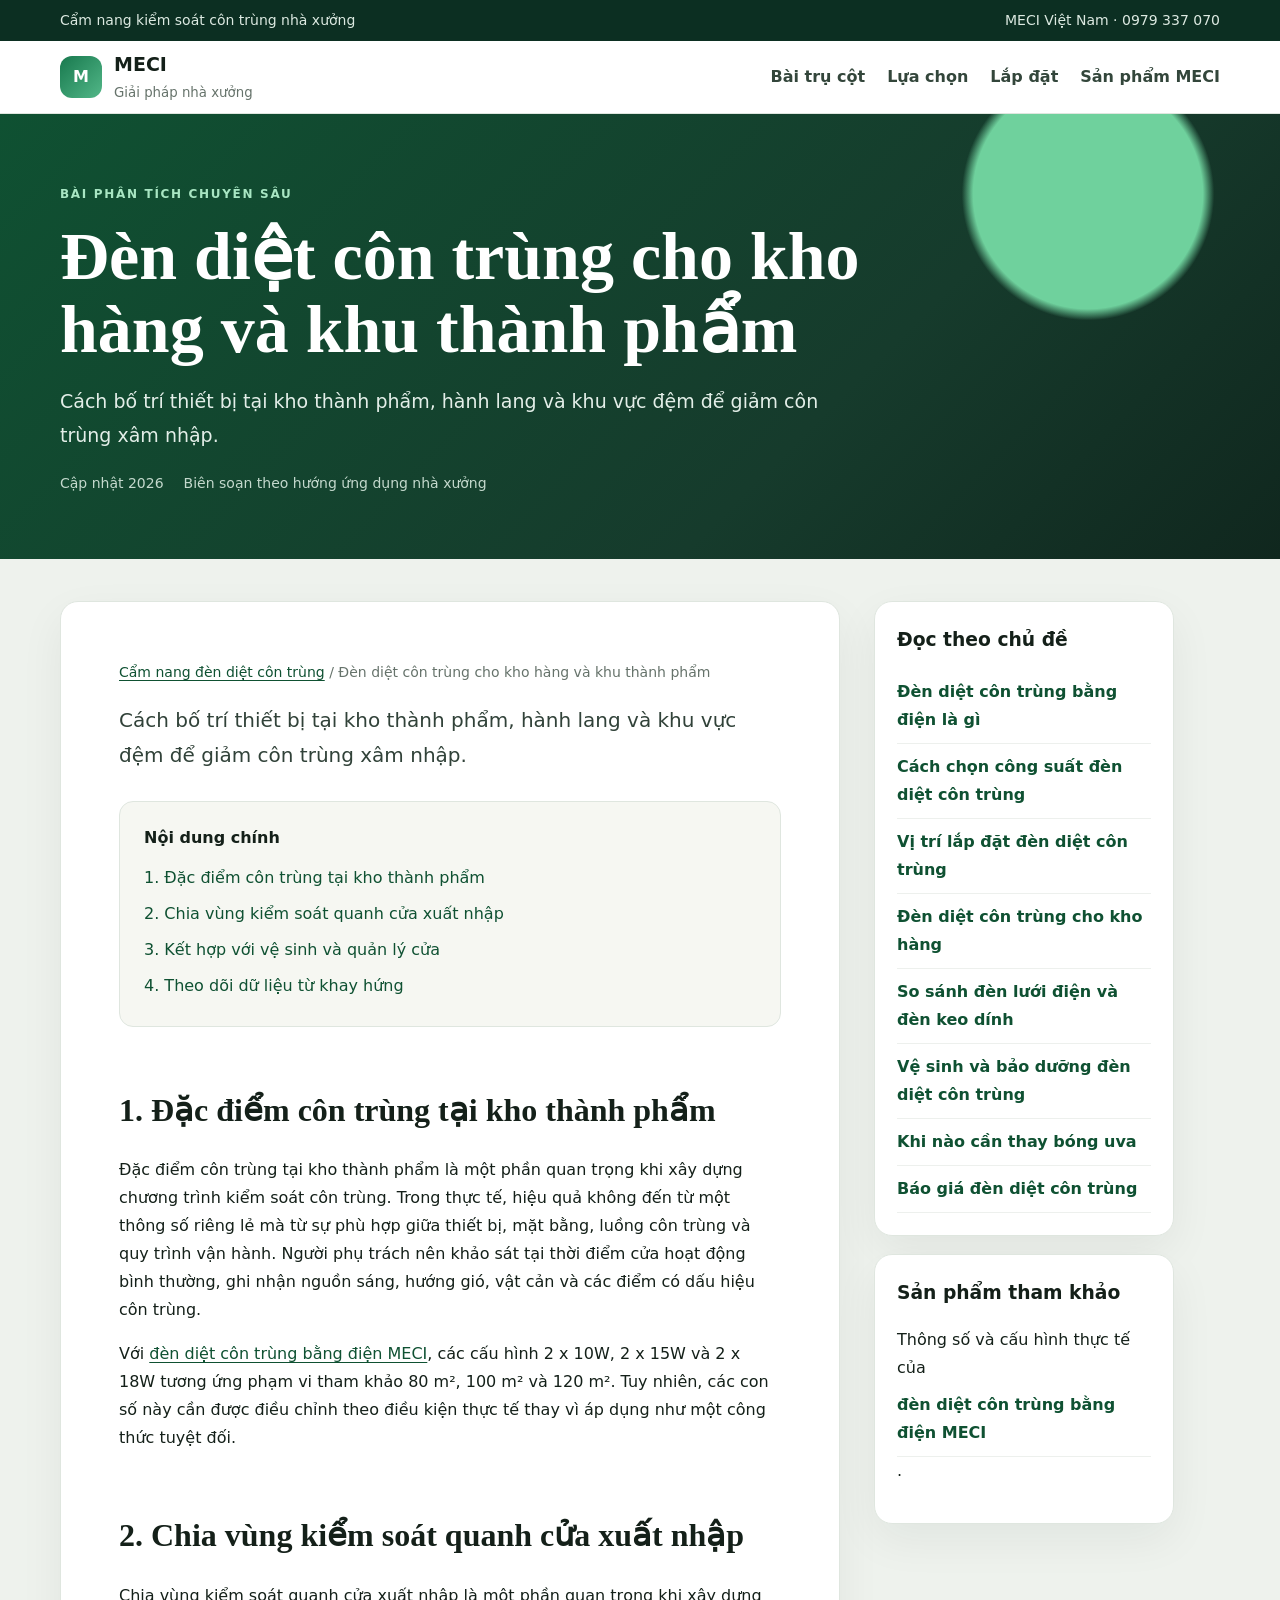
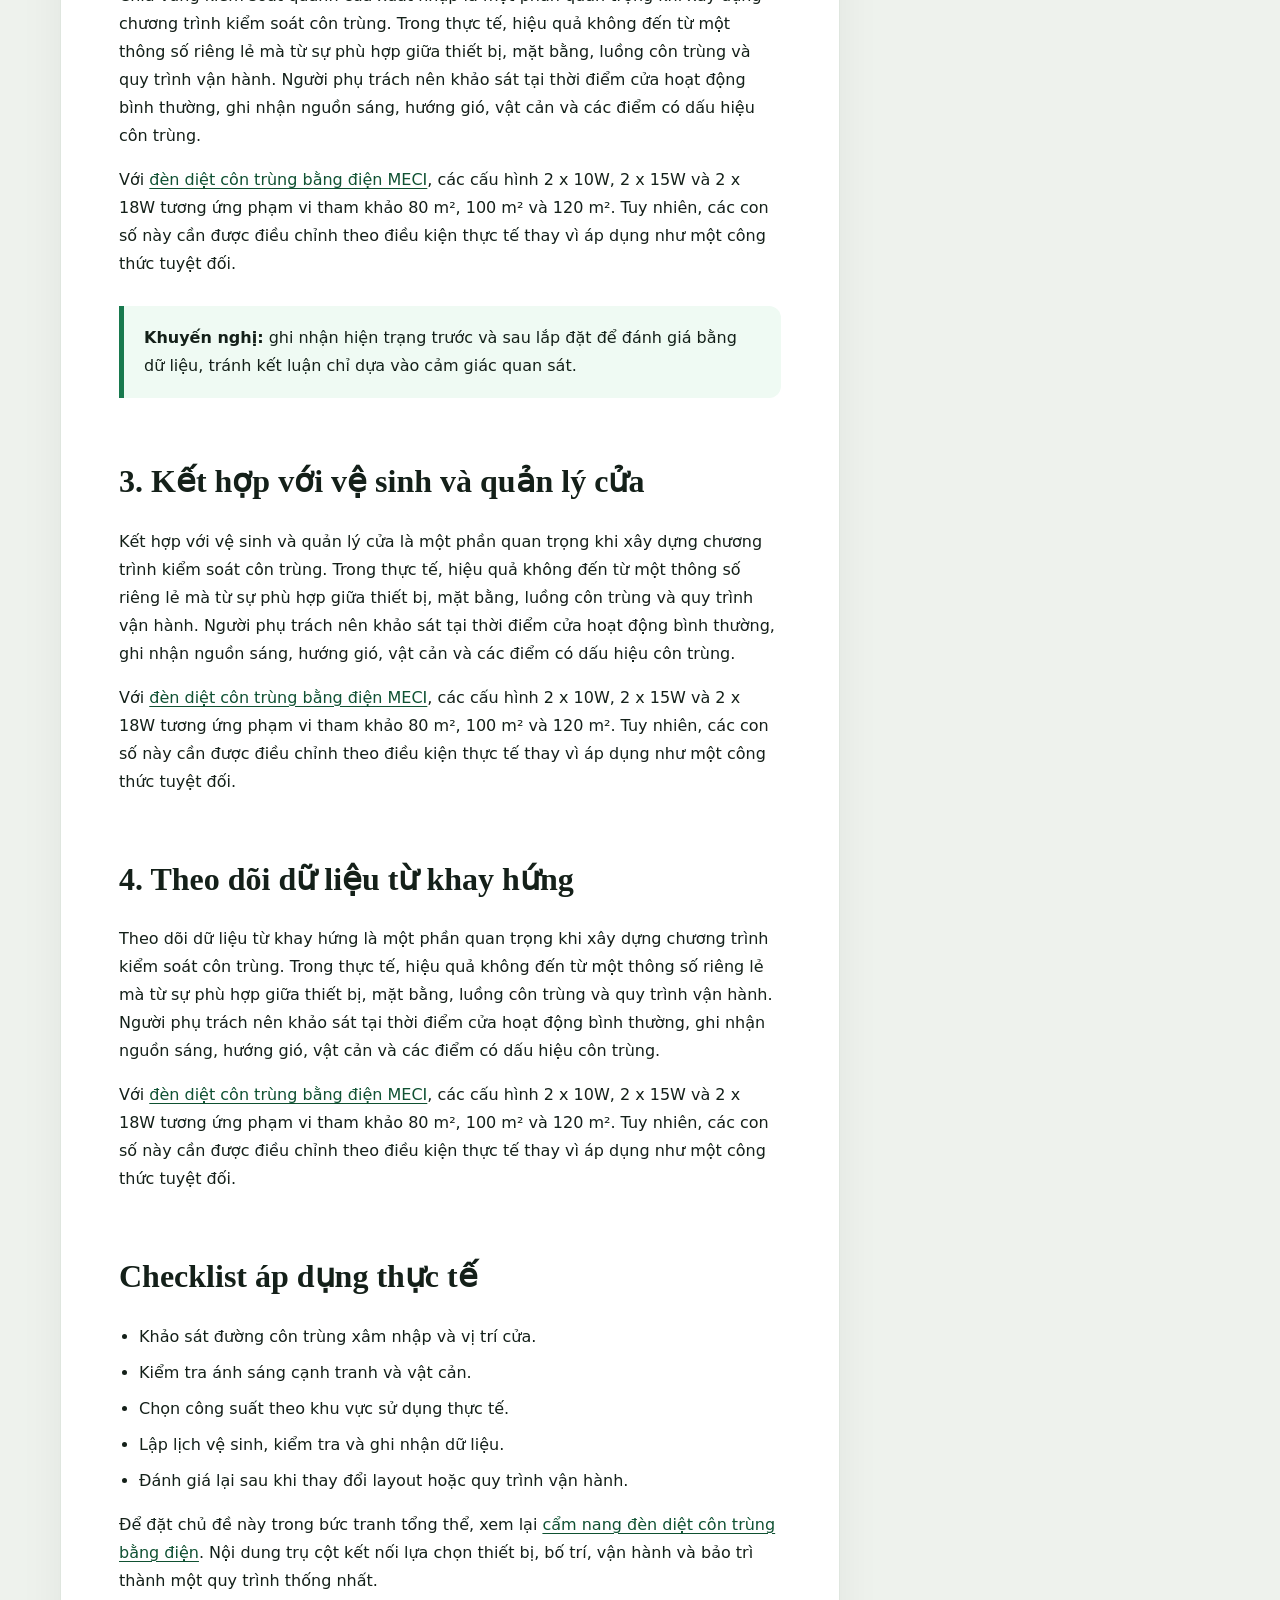
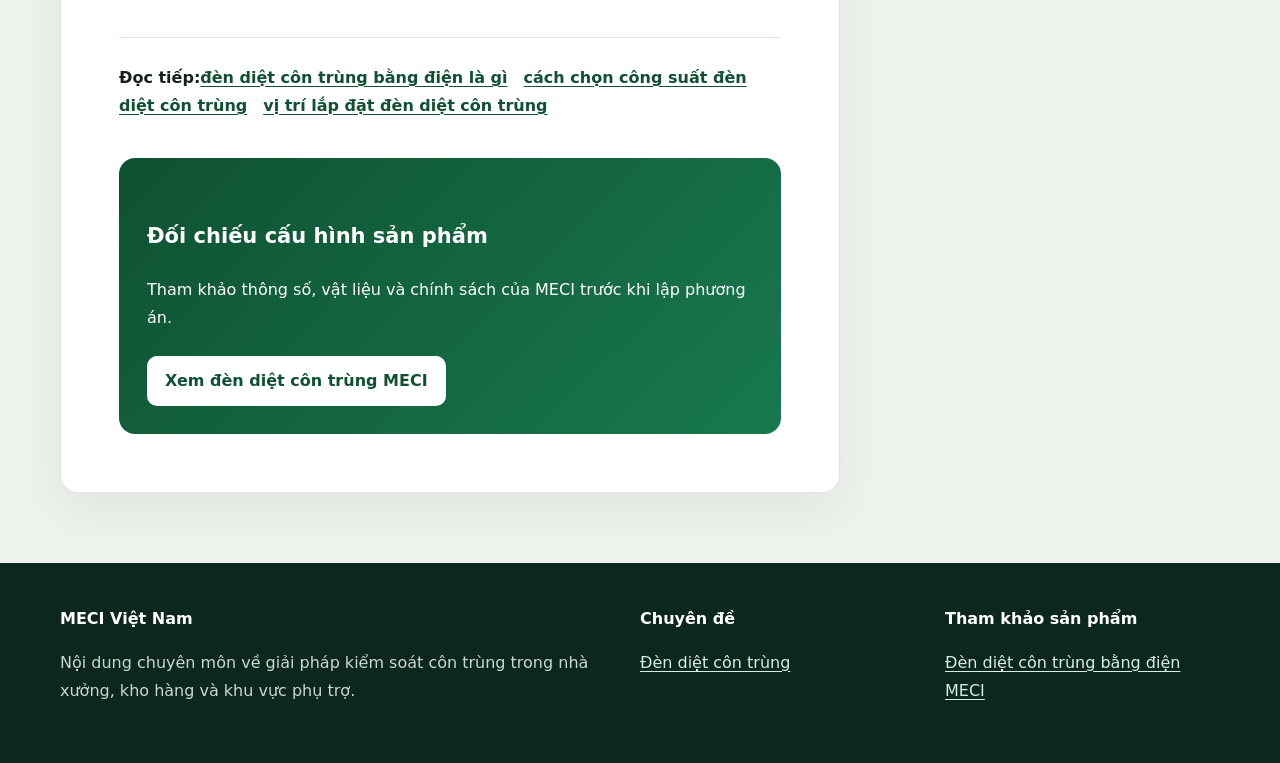
<file: bai-viet/den-diet-con-trung-cho-kho-hang.html>
<!doctype html><html lang="vi"><head><meta charset="utf-8"><meta name="viewport" content="width=device-width,initial-scale=1"><title>Đèn diệt côn trùng cho kho hàng và khu thành phẩm</title><meta name="description" content="Cách bố trí thiết bị tại kho thành phẩm, hành lang và khu vực đệm để giảm côn trùng xâm nhập."><link rel="stylesheet" href="../assets/style.css"></head><body><a class="skip" href="#main">Bỏ qua điều hướng</a><div class="top"><div class="wrap"><span>Cẩm nang kiểm soát côn trùng nhà xưởng</span><span>MECI Việt Nam · 0979 337 070</span></div></div><header class="header"><div class="wrap nav"><a class="brand" href="../index.html"><span class="mark">M</span><span><b>MECI</b><small>Giải pháp nhà xưởng</small></span></a><nav class="navlinks"><a href="../index.html">Bài trụ cột</a><a href="../index.html#lua-chon">Lựa chọn</a><a href="../index.html#lap-dat">Lắp đặt</a><a href="https://mecivietnam.com/products/den-diet-con-trung-bang-dien" target="_blank" rel="noopener">Sản phẩm MECI</a></nav></div></header><section class="hero"><div class="wrap"><div class="eyebrow">Bài phân tích chuyên sâu</div><h1>Đèn diệt côn trùng cho kho hàng và khu thành phẩm</h1><p>Cách bố trí thiết bị tại kho thành phẩm, hành lang và khu vực đệm để giảm côn trùng xâm nhập.</p><div class="meta"><span>Cập nhật 2026</span><span>Biên soạn theo hướng ứng dụng nhà xưởng</span></div></div></section><main id="main" class="wrap layout"><article class="article"><div class="breadcrumb"><a href="../index.html">Cẩm nang đèn diệt côn trùng</a> / Đèn diệt côn trùng cho kho hàng và khu thành phẩm</div><p class="lead">Cách bố trí thiết bị tại kho thành phẩm, hành lang và khu vực đệm để giảm côn trùng xâm nhập.</p><div class="toc"><strong>Nội dung chính</strong><a href="#m1">1. Đặc điểm côn trùng tại kho thành phẩm</a><a href="#m2">2. Chia vùng kiểm soát quanh cửa xuất nhập</a><a href="#m3">3. Kết hợp với vệ sinh và quản lý cửa</a><a href="#m4">4. Theo dõi dữ liệu từ khay hứng</a></div><h2 id="m1">1. Đặc điểm côn trùng tại kho thành phẩm</h2><p>Đặc điểm côn trùng tại kho thành phẩm là một phần quan trọng khi xây dựng chương trình kiểm soát côn trùng. Trong thực tế, hiệu quả không đến từ một thông số riêng lẻ mà từ sự phù hợp giữa thiết bị, mặt bằng, luồng côn trùng và quy trình vận hành. Người phụ trách nên khảo sát tại thời điểm cửa hoạt động bình thường, ghi nhận nguồn sáng, hướng gió, vật cản và các điểm có dấu hiệu côn trùng.</p><p>Với <a href="https://mecivietnam.com/products/den-diet-con-trung-bang-dien" target="_blank" rel="noopener">đèn diệt côn trùng bằng điện MECI</a>, các cấu hình 2 x 10W, 2 x 15W và 2 x 18W tương ứng phạm vi tham khảo 80 m², 100 m² và 120 m². Tuy nhiên, các con số này cần được điều chỉnh theo điều kiện thực tế thay vì áp dụng như một công thức tuyệt đối.</p><h2 id="m2">2. Chia vùng kiểm soát quanh cửa xuất nhập</h2><p>Chia vùng kiểm soát quanh cửa xuất nhập là một phần quan trọng khi xây dựng chương trình kiểm soát côn trùng. Trong thực tế, hiệu quả không đến từ một thông số riêng lẻ mà từ sự phù hợp giữa thiết bị, mặt bằng, luồng côn trùng và quy trình vận hành. Người phụ trách nên khảo sát tại thời điểm cửa hoạt động bình thường, ghi nhận nguồn sáng, hướng gió, vật cản và các điểm có dấu hiệu côn trùng.</p><p>Với <a href="https://mecivietnam.com/products/den-diet-con-trung-bang-dien" target="_blank" rel="noopener">đèn diệt côn trùng bằng điện MECI</a>, các cấu hình 2 x 10W, 2 x 15W và 2 x 18W tương ứng phạm vi tham khảo 80 m², 100 m² và 120 m². Tuy nhiên, các con số này cần được điều chỉnh theo điều kiện thực tế thay vì áp dụng như một công thức tuyệt đối.</p><div class="note"><strong>Khuyến nghị:</strong> ghi nhận hiện trạng trước và sau lắp đặt để đánh giá bằng dữ liệu, tránh kết luận chỉ dựa vào cảm giác quan sát.</div><h2 id="m3">3. Kết hợp với vệ sinh và quản lý cửa</h2><p>Kết hợp với vệ sinh và quản lý cửa là một phần quan trọng khi xây dựng chương trình kiểm soát côn trùng. Trong thực tế, hiệu quả không đến từ một thông số riêng lẻ mà từ sự phù hợp giữa thiết bị, mặt bằng, luồng côn trùng và quy trình vận hành. Người phụ trách nên khảo sát tại thời điểm cửa hoạt động bình thường, ghi nhận nguồn sáng, hướng gió, vật cản và các điểm có dấu hiệu côn trùng.</p><p>Với <a href="https://mecivietnam.com/products/den-diet-con-trung-bang-dien" target="_blank" rel="noopener">đèn diệt côn trùng bằng điện MECI</a>, các cấu hình 2 x 10W, 2 x 15W và 2 x 18W tương ứng phạm vi tham khảo 80 m², 100 m² và 120 m². Tuy nhiên, các con số này cần được điều chỉnh theo điều kiện thực tế thay vì áp dụng như một công thức tuyệt đối.</p><h2 id="m4">4. Theo dõi dữ liệu từ khay hứng</h2><p>Theo dõi dữ liệu từ khay hứng là một phần quan trọng khi xây dựng chương trình kiểm soát côn trùng. Trong thực tế, hiệu quả không đến từ một thông số riêng lẻ mà từ sự phù hợp giữa thiết bị, mặt bằng, luồng côn trùng và quy trình vận hành. Người phụ trách nên khảo sát tại thời điểm cửa hoạt động bình thường, ghi nhận nguồn sáng, hướng gió, vật cản và các điểm có dấu hiệu côn trùng.</p><p>Với <a href="https://mecivietnam.com/products/den-diet-con-trung-bang-dien" target="_blank" rel="noopener">đèn diệt côn trùng bằng điện MECI</a>, các cấu hình 2 x 10W, 2 x 15W và 2 x 18W tương ứng phạm vi tham khảo 80 m², 100 m² và 120 m². Tuy nhiên, các con số này cần được điều chỉnh theo điều kiện thực tế thay vì áp dụng như một công thức tuyệt đối.</p><h2>Checklist áp dụng thực tế</h2><ul class="article-list"><li>Khảo sát đường côn trùng xâm nhập và vị trí cửa.</li><li>Kiểm tra ánh sáng cạnh tranh và vật cản.</li><li>Chọn công suất theo khu vực sử dụng thực tế.</li><li>Lập lịch vệ sinh, kiểm tra và ghi nhận dữ liệu.</li><li>Đánh giá lại sau khi thay đổi layout hoặc quy trình vận hành.</li></ul><p>Để đặt chủ đề này trong bức tranh tổng thể, xem lại <a href="../index.html">cẩm nang đèn diệt côn trùng bằng điện</a>. Nội dung trụ cột kết nối lựa chọn thiết bị, bố trí, vận hành và bảo trì thành một quy trình thống nhất.</p><div class="related"><strong>Đọc tiếp:</strong><a href="den-diet-con-trung-bang-dien-la-gi.html">đèn diệt côn trùng bằng điện là gì</a><a href="cach-chon-cong-suat-den.html">cách chọn công suất đèn diệt côn trùng</a><a href="vi-tri-lap-dat-den.html">vị trí lắp đặt đèn diệt côn trùng</a></div><div class="cta"><h3>Đối chiếu cấu hình sản phẩm</h3><p>Tham khảo thông số, vật liệu và chính sách của MECI trước khi lập phương án.</p><a href="https://mecivietnam.com/products/den-diet-con-trung-bang-dien" target="_blank" rel="noopener">Xem đèn diệt côn trùng MECI</a></div></article><aside class="side"><div class="sidebox"><h3>Đọc theo chủ đề</h3><a href="../bai-viet/den-diet-con-trung-bang-dien-la-gi.html">Đèn diệt côn trùng bằng điện là gì</a><a href="../bai-viet/cach-chon-cong-suat-den.html">Cách chọn công suất đèn diệt côn trùng</a><a href="../bai-viet/vi-tri-lap-dat-den.html">Vị trí lắp đặt đèn diệt côn trùng</a><a href="../bai-viet/den-diet-con-trung-cho-kho-hang.html">Đèn diệt côn trùng cho kho hàng</a><a href="../bai-viet/so-sanh-den-luoi-dien-va-keo-dinh.html">So sánh đèn lưới điện và đèn keo dính</a><a href="../bai-viet/ve-sinh-bao-duong-den.html">Vệ sinh và bảo dưỡng đèn diệt côn trùng</a><a href="../bai-viet/dau-hieu-can-thay-bong-uva.html">Khi nào cần thay bóng uva</a><a href="../bai-viet/bao-gia-den-diet-con-trung.html">Báo giá đèn diệt côn trùng</a></div><div class="sidebox"><h3>Sản phẩm tham khảo</h3><p>Thông số và cấu hình thực tế của <a href="https://mecivietnam.com/products/den-diet-con-trung-bang-dien" target="_blank" rel="noopener">đèn diệt côn trùng bằng điện MECI</a>.</p></div></aside></main><footer class="footer"><div class="wrap footergrid"><div><strong>MECI Việt Nam</strong><p>Nội dung chuyên môn về giải pháp kiểm soát côn trùng trong nhà xưởng, kho hàng và khu vực phụ trợ.</p></div><div><strong>Chuyên đề</strong><p><a href="../index.html" style="color:#d9eee2">Đèn diệt côn trùng</a></p></div><div><strong>Tham khảo sản phẩm</strong><p><a href="https://mecivietnam.com/products/den-diet-con-trung-bang-dien" style="color:#d9eee2">Đèn diệt côn trùng bằng điện MECI</a></p></div></div></footer></body></html>
</file>
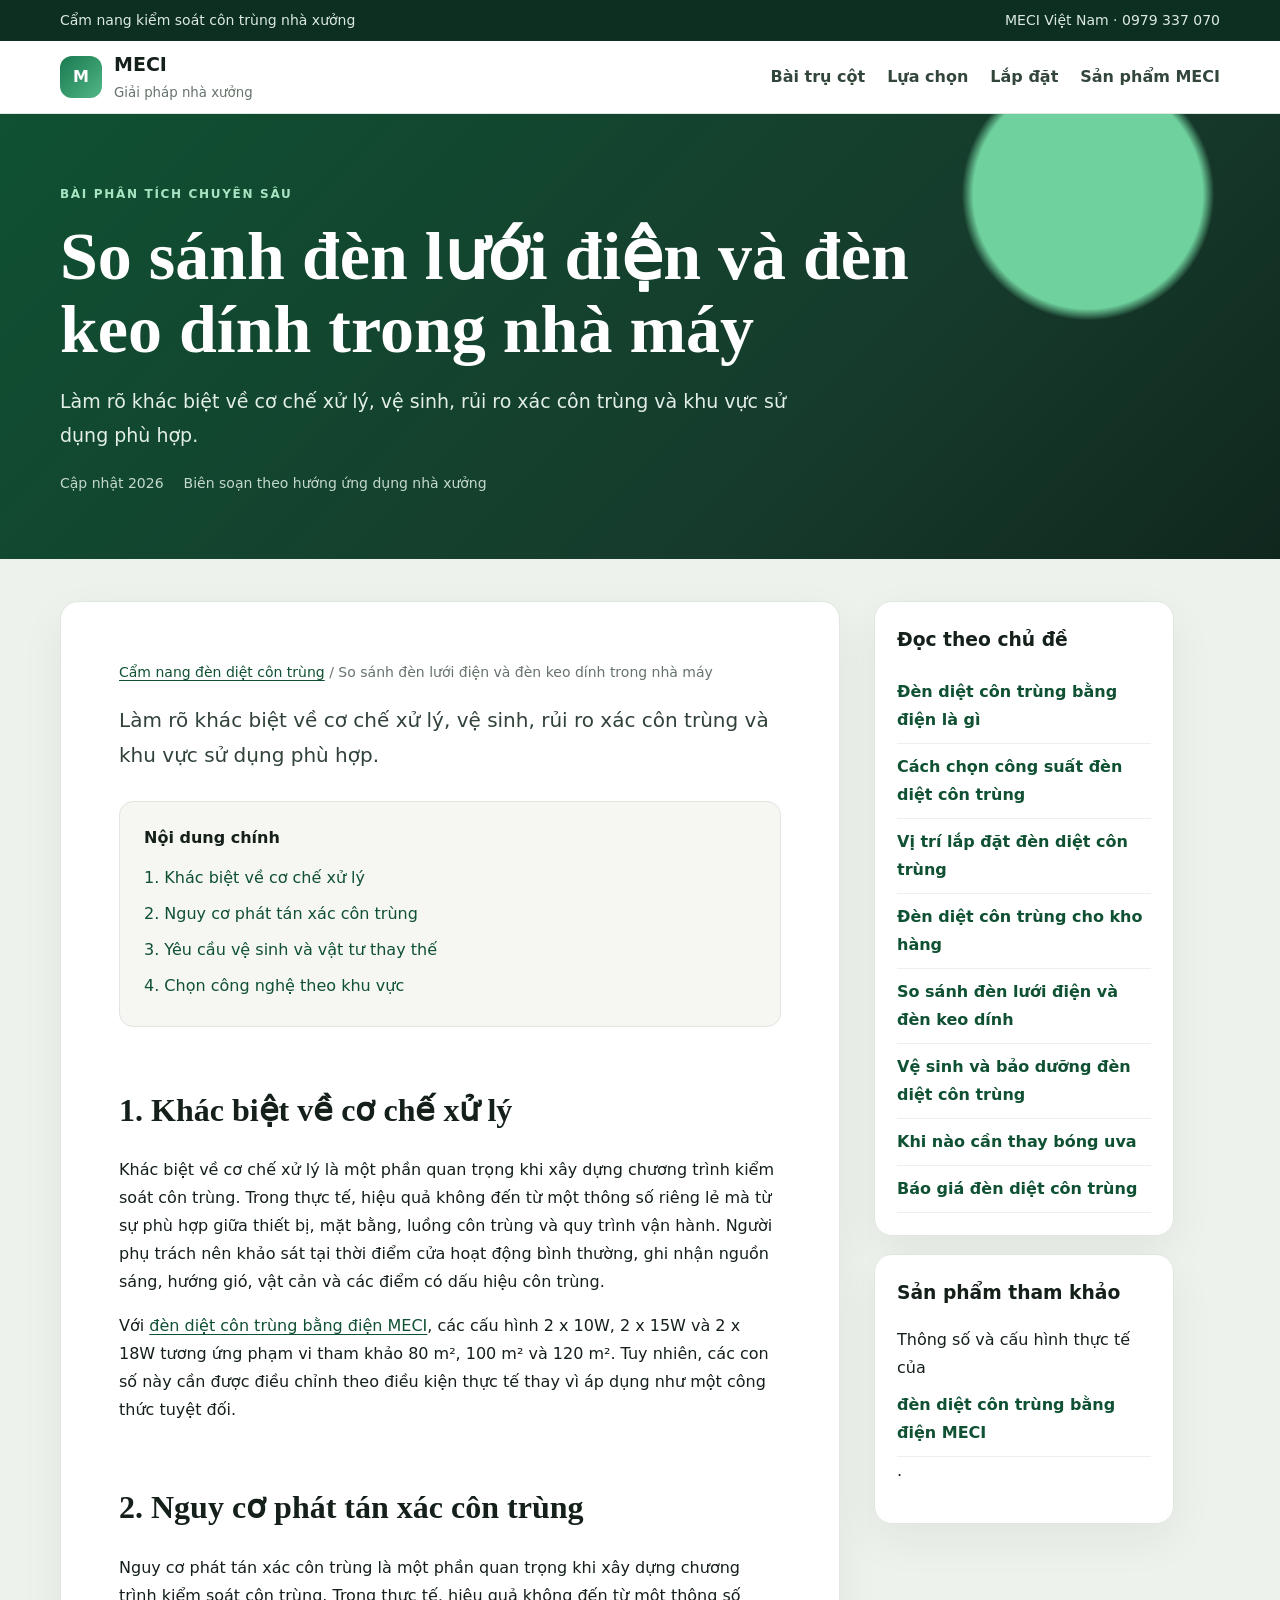
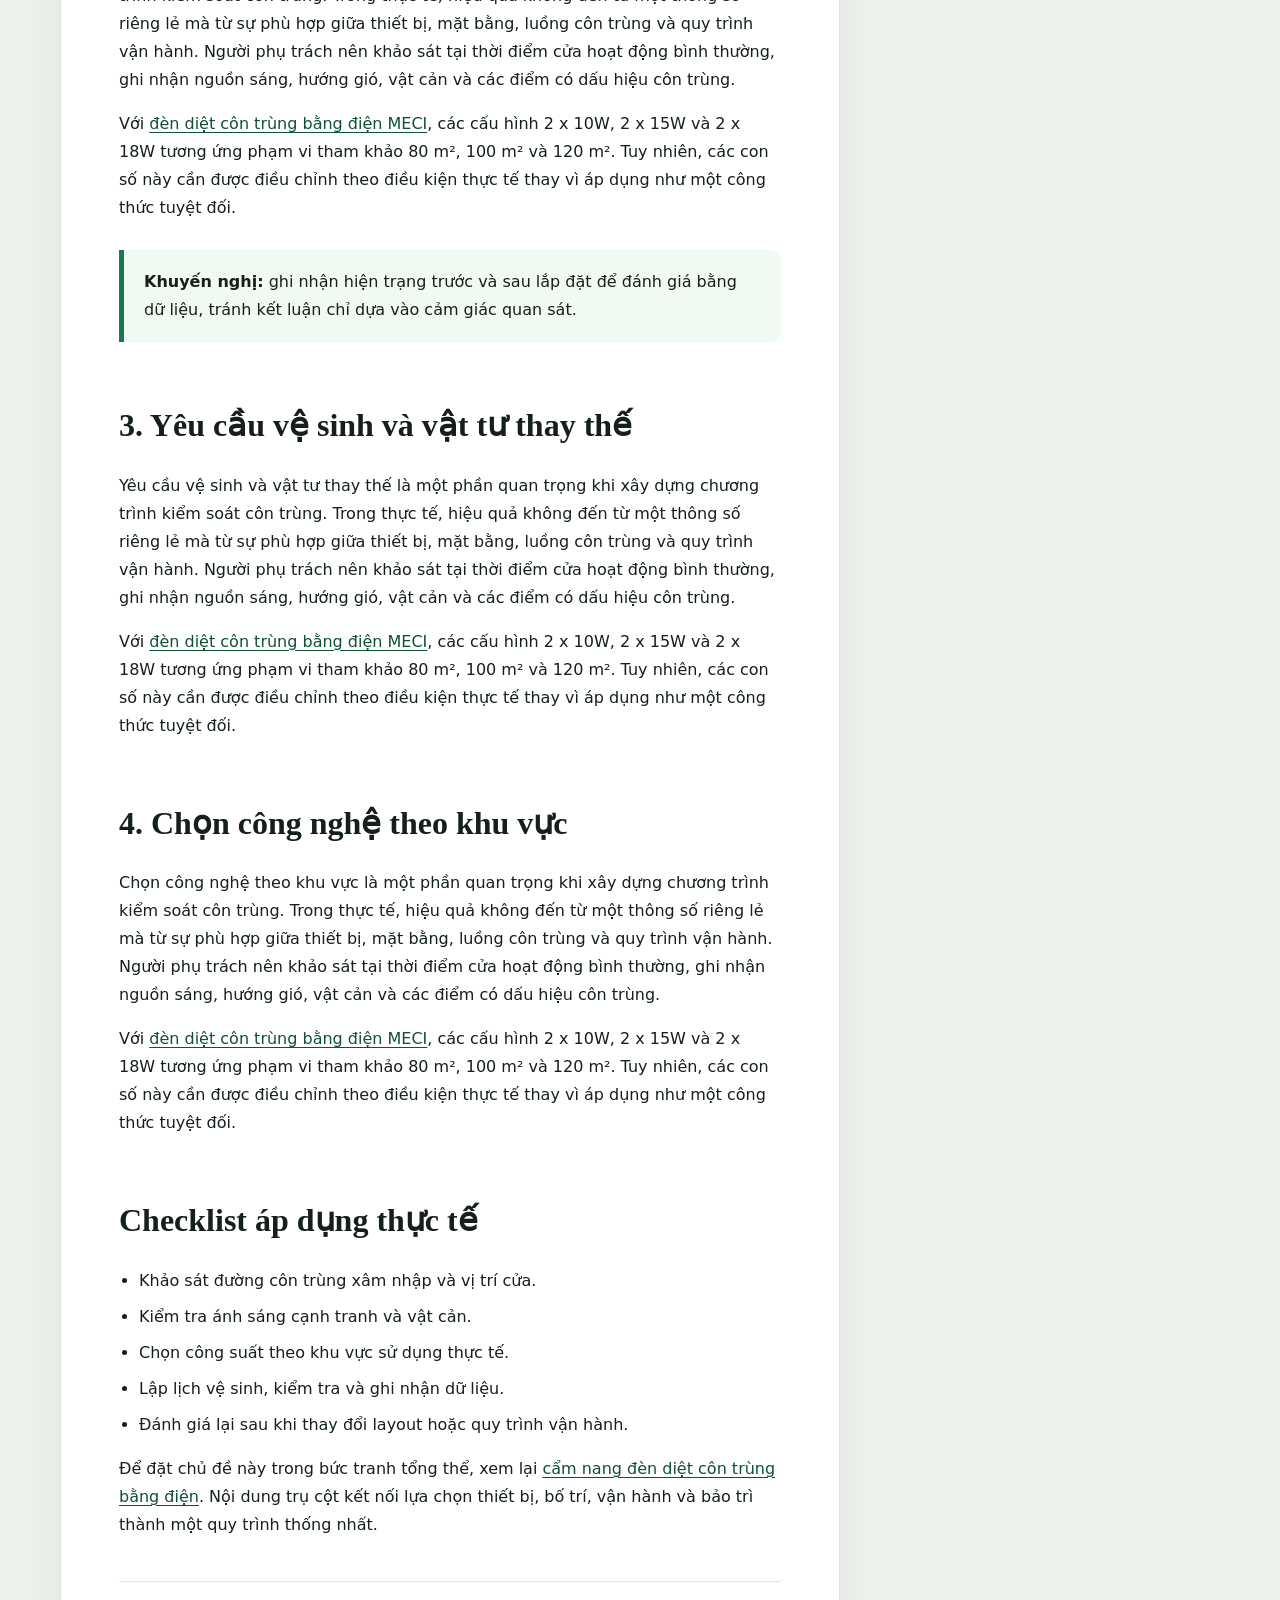
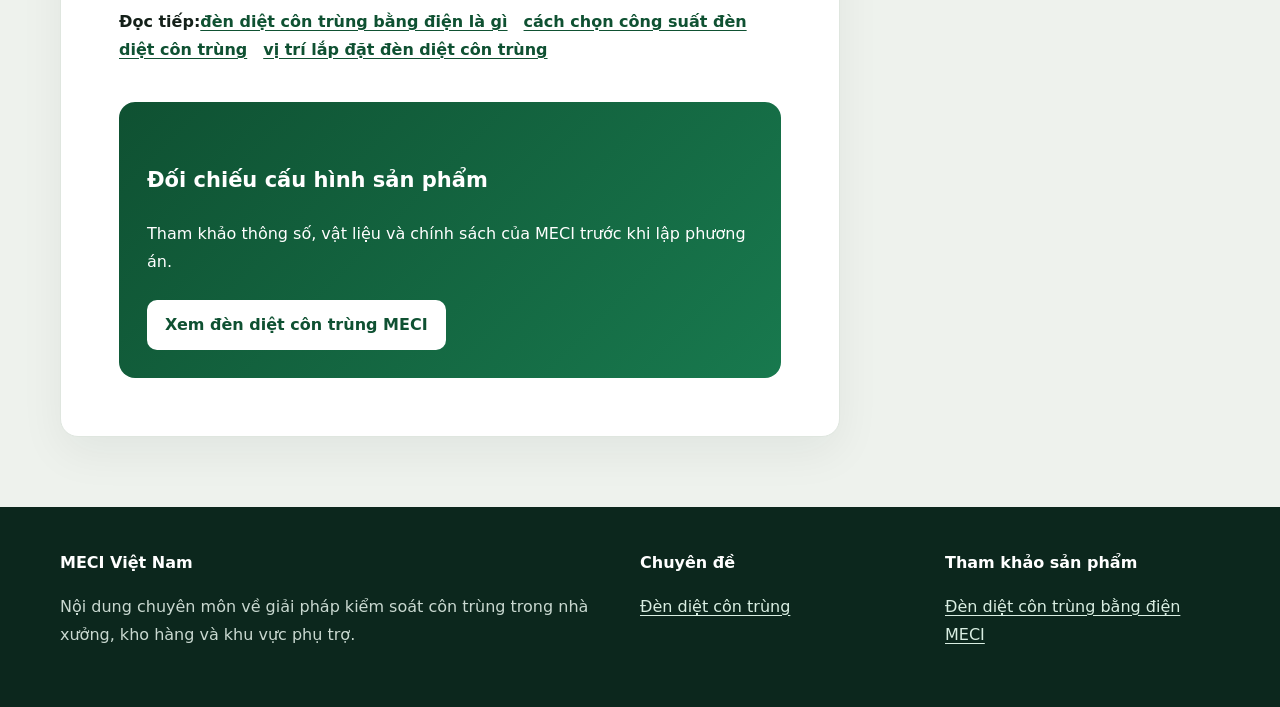
<file: bai-viet/so-sanh-den-luoi-dien-va-keo-dinh.html>
<!doctype html><html lang="vi"><head><meta charset="utf-8"><meta name="viewport" content="width=device-width,initial-scale=1"><title>So sánh đèn lưới điện và đèn keo dính trong nhà máy</title><meta name="description" content="Làm rõ khác biệt về cơ chế xử lý, vệ sinh, rủi ro xác côn trùng và khu vực sử dụng phù hợp."><link rel="stylesheet" href="../assets/style.css"></head><body><a class="skip" href="#main">Bỏ qua điều hướng</a><div class="top"><div class="wrap"><span>Cẩm nang kiểm soát côn trùng nhà xưởng</span><span>MECI Việt Nam · 0979 337 070</span></div></div><header class="header"><div class="wrap nav"><a class="brand" href="../index.html"><span class="mark">M</span><span><b>MECI</b><small>Giải pháp nhà xưởng</small></span></a><nav class="navlinks"><a href="../index.html">Bài trụ cột</a><a href="../index.html#lua-chon">Lựa chọn</a><a href="../index.html#lap-dat">Lắp đặt</a><a href="https://mecivietnam.com/products/den-diet-con-trung-bang-dien" target="_blank" rel="noopener">Sản phẩm MECI</a></nav></div></header><section class="hero"><div class="wrap"><div class="eyebrow">Bài phân tích chuyên sâu</div><h1>So sánh đèn lưới điện và đèn keo dính trong nhà máy</h1><p>Làm rõ khác biệt về cơ chế xử lý, vệ sinh, rủi ro xác côn trùng và khu vực sử dụng phù hợp.</p><div class="meta"><span>Cập nhật 2026</span><span>Biên soạn theo hướng ứng dụng nhà xưởng</span></div></div></section><main id="main" class="wrap layout"><article class="article"><div class="breadcrumb"><a href="../index.html">Cẩm nang đèn diệt côn trùng</a> / So sánh đèn lưới điện và đèn keo dính trong nhà máy</div><p class="lead">Làm rõ khác biệt về cơ chế xử lý, vệ sinh, rủi ro xác côn trùng và khu vực sử dụng phù hợp.</p><div class="toc"><strong>Nội dung chính</strong><a href="#m1">1. Khác biệt về cơ chế xử lý</a><a href="#m2">2. Nguy cơ phát tán xác côn trùng</a><a href="#m3">3. Yêu cầu vệ sinh và vật tư thay thế</a><a href="#m4">4. Chọn công nghệ theo khu vực</a></div><h2 id="m1">1. Khác biệt về cơ chế xử lý</h2><p>Khác biệt về cơ chế xử lý là một phần quan trọng khi xây dựng chương trình kiểm soát côn trùng. Trong thực tế, hiệu quả không đến từ một thông số riêng lẻ mà từ sự phù hợp giữa thiết bị, mặt bằng, luồng côn trùng và quy trình vận hành. Người phụ trách nên khảo sát tại thời điểm cửa hoạt động bình thường, ghi nhận nguồn sáng, hướng gió, vật cản và các điểm có dấu hiệu côn trùng.</p><p>Với <a href="https://mecivietnam.com/products/den-diet-con-trung-bang-dien" target="_blank" rel="noopener">đèn diệt côn trùng bằng điện MECI</a>, các cấu hình 2 x 10W, 2 x 15W và 2 x 18W tương ứng phạm vi tham khảo 80 m², 100 m² và 120 m². Tuy nhiên, các con số này cần được điều chỉnh theo điều kiện thực tế thay vì áp dụng như một công thức tuyệt đối.</p><h2 id="m2">2. Nguy cơ phát tán xác côn trùng</h2><p>Nguy cơ phát tán xác côn trùng là một phần quan trọng khi xây dựng chương trình kiểm soát côn trùng. Trong thực tế, hiệu quả không đến từ một thông số riêng lẻ mà từ sự phù hợp giữa thiết bị, mặt bằng, luồng côn trùng và quy trình vận hành. Người phụ trách nên khảo sát tại thời điểm cửa hoạt động bình thường, ghi nhận nguồn sáng, hướng gió, vật cản và các điểm có dấu hiệu côn trùng.</p><p>Với <a href="https://mecivietnam.com/products/den-diet-con-trung-bang-dien" target="_blank" rel="noopener">đèn diệt côn trùng bằng điện MECI</a>, các cấu hình 2 x 10W, 2 x 15W và 2 x 18W tương ứng phạm vi tham khảo 80 m², 100 m² và 120 m². Tuy nhiên, các con số này cần được điều chỉnh theo điều kiện thực tế thay vì áp dụng như một công thức tuyệt đối.</p><div class="note"><strong>Khuyến nghị:</strong> ghi nhận hiện trạng trước và sau lắp đặt để đánh giá bằng dữ liệu, tránh kết luận chỉ dựa vào cảm giác quan sát.</div><h2 id="m3">3. Yêu cầu vệ sinh và vật tư thay thế</h2><p>Yêu cầu vệ sinh và vật tư thay thế là một phần quan trọng khi xây dựng chương trình kiểm soát côn trùng. Trong thực tế, hiệu quả không đến từ một thông số riêng lẻ mà từ sự phù hợp giữa thiết bị, mặt bằng, luồng côn trùng và quy trình vận hành. Người phụ trách nên khảo sát tại thời điểm cửa hoạt động bình thường, ghi nhận nguồn sáng, hướng gió, vật cản và các điểm có dấu hiệu côn trùng.</p><p>Với <a href="https://mecivietnam.com/products/den-diet-con-trung-bang-dien" target="_blank" rel="noopener">đèn diệt côn trùng bằng điện MECI</a>, các cấu hình 2 x 10W, 2 x 15W và 2 x 18W tương ứng phạm vi tham khảo 80 m², 100 m² và 120 m². Tuy nhiên, các con số này cần được điều chỉnh theo điều kiện thực tế thay vì áp dụng như một công thức tuyệt đối.</p><h2 id="m4">4. Chọn công nghệ theo khu vực</h2><p>Chọn công nghệ theo khu vực là một phần quan trọng khi xây dựng chương trình kiểm soát côn trùng. Trong thực tế, hiệu quả không đến từ một thông số riêng lẻ mà từ sự phù hợp giữa thiết bị, mặt bằng, luồng côn trùng và quy trình vận hành. Người phụ trách nên khảo sát tại thời điểm cửa hoạt động bình thường, ghi nhận nguồn sáng, hướng gió, vật cản và các điểm có dấu hiệu côn trùng.</p><p>Với <a href="https://mecivietnam.com/products/den-diet-con-trung-bang-dien" target="_blank" rel="noopener">đèn diệt côn trùng bằng điện MECI</a>, các cấu hình 2 x 10W, 2 x 15W và 2 x 18W tương ứng phạm vi tham khảo 80 m², 100 m² và 120 m². Tuy nhiên, các con số này cần được điều chỉnh theo điều kiện thực tế thay vì áp dụng như một công thức tuyệt đối.</p><h2>Checklist áp dụng thực tế</h2><ul class="article-list"><li>Khảo sát đường côn trùng xâm nhập và vị trí cửa.</li><li>Kiểm tra ánh sáng cạnh tranh và vật cản.</li><li>Chọn công suất theo khu vực sử dụng thực tế.</li><li>Lập lịch vệ sinh, kiểm tra và ghi nhận dữ liệu.</li><li>Đánh giá lại sau khi thay đổi layout hoặc quy trình vận hành.</li></ul><p>Để đặt chủ đề này trong bức tranh tổng thể, xem lại <a href="../index.html">cẩm nang đèn diệt côn trùng bằng điện</a>. Nội dung trụ cột kết nối lựa chọn thiết bị, bố trí, vận hành và bảo trì thành một quy trình thống nhất.</p><div class="related"><strong>Đọc tiếp:</strong><a href="den-diet-con-trung-bang-dien-la-gi.html">đèn diệt côn trùng bằng điện là gì</a><a href="cach-chon-cong-suat-den.html">cách chọn công suất đèn diệt côn trùng</a><a href="vi-tri-lap-dat-den.html">vị trí lắp đặt đèn diệt côn trùng</a></div><div class="cta"><h3>Đối chiếu cấu hình sản phẩm</h3><p>Tham khảo thông số, vật liệu và chính sách của MECI trước khi lập phương án.</p><a href="https://mecivietnam.com/products/den-diet-con-trung-bang-dien" target="_blank" rel="noopener">Xem đèn diệt côn trùng MECI</a></div></article><aside class="side"><div class="sidebox"><h3>Đọc theo chủ đề</h3><a href="../bai-viet/den-diet-con-trung-bang-dien-la-gi.html">Đèn diệt côn trùng bằng điện là gì</a><a href="../bai-viet/cach-chon-cong-suat-den.html">Cách chọn công suất đèn diệt côn trùng</a><a href="../bai-viet/vi-tri-lap-dat-den.html">Vị trí lắp đặt đèn diệt côn trùng</a><a href="../bai-viet/den-diet-con-trung-cho-kho-hang.html">Đèn diệt côn trùng cho kho hàng</a><a href="../bai-viet/so-sanh-den-luoi-dien-va-keo-dinh.html">So sánh đèn lưới điện và đèn keo dính</a><a href="../bai-viet/ve-sinh-bao-duong-den.html">Vệ sinh và bảo dưỡng đèn diệt côn trùng</a><a href="../bai-viet/dau-hieu-can-thay-bong-uva.html">Khi nào cần thay bóng uva</a><a href="../bai-viet/bao-gia-den-diet-con-trung.html">Báo giá đèn diệt côn trùng</a></div><div class="sidebox"><h3>Sản phẩm tham khảo</h3><p>Thông số và cấu hình thực tế của <a href="https://mecivietnam.com/products/den-diet-con-trung-bang-dien" target="_blank" rel="noopener">đèn diệt côn trùng bằng điện MECI</a>.</p></div></aside></main><footer class="footer"><div class="wrap footergrid"><div><strong>MECI Việt Nam</strong><p>Nội dung chuyên môn về giải pháp kiểm soát côn trùng trong nhà xưởng, kho hàng và khu vực phụ trợ.</p></div><div><strong>Chuyên đề</strong><p><a href="../index.html" style="color:#d9eee2">Đèn diệt côn trùng</a></p></div><div><strong>Tham khảo sản phẩm</strong><p><a href="https://mecivietnam.com/products/den-diet-con-trung-bang-dien" style="color:#d9eee2">Đèn diệt côn trùng bằng điện MECI</a></p></div></div></footer></body></html>
</file>
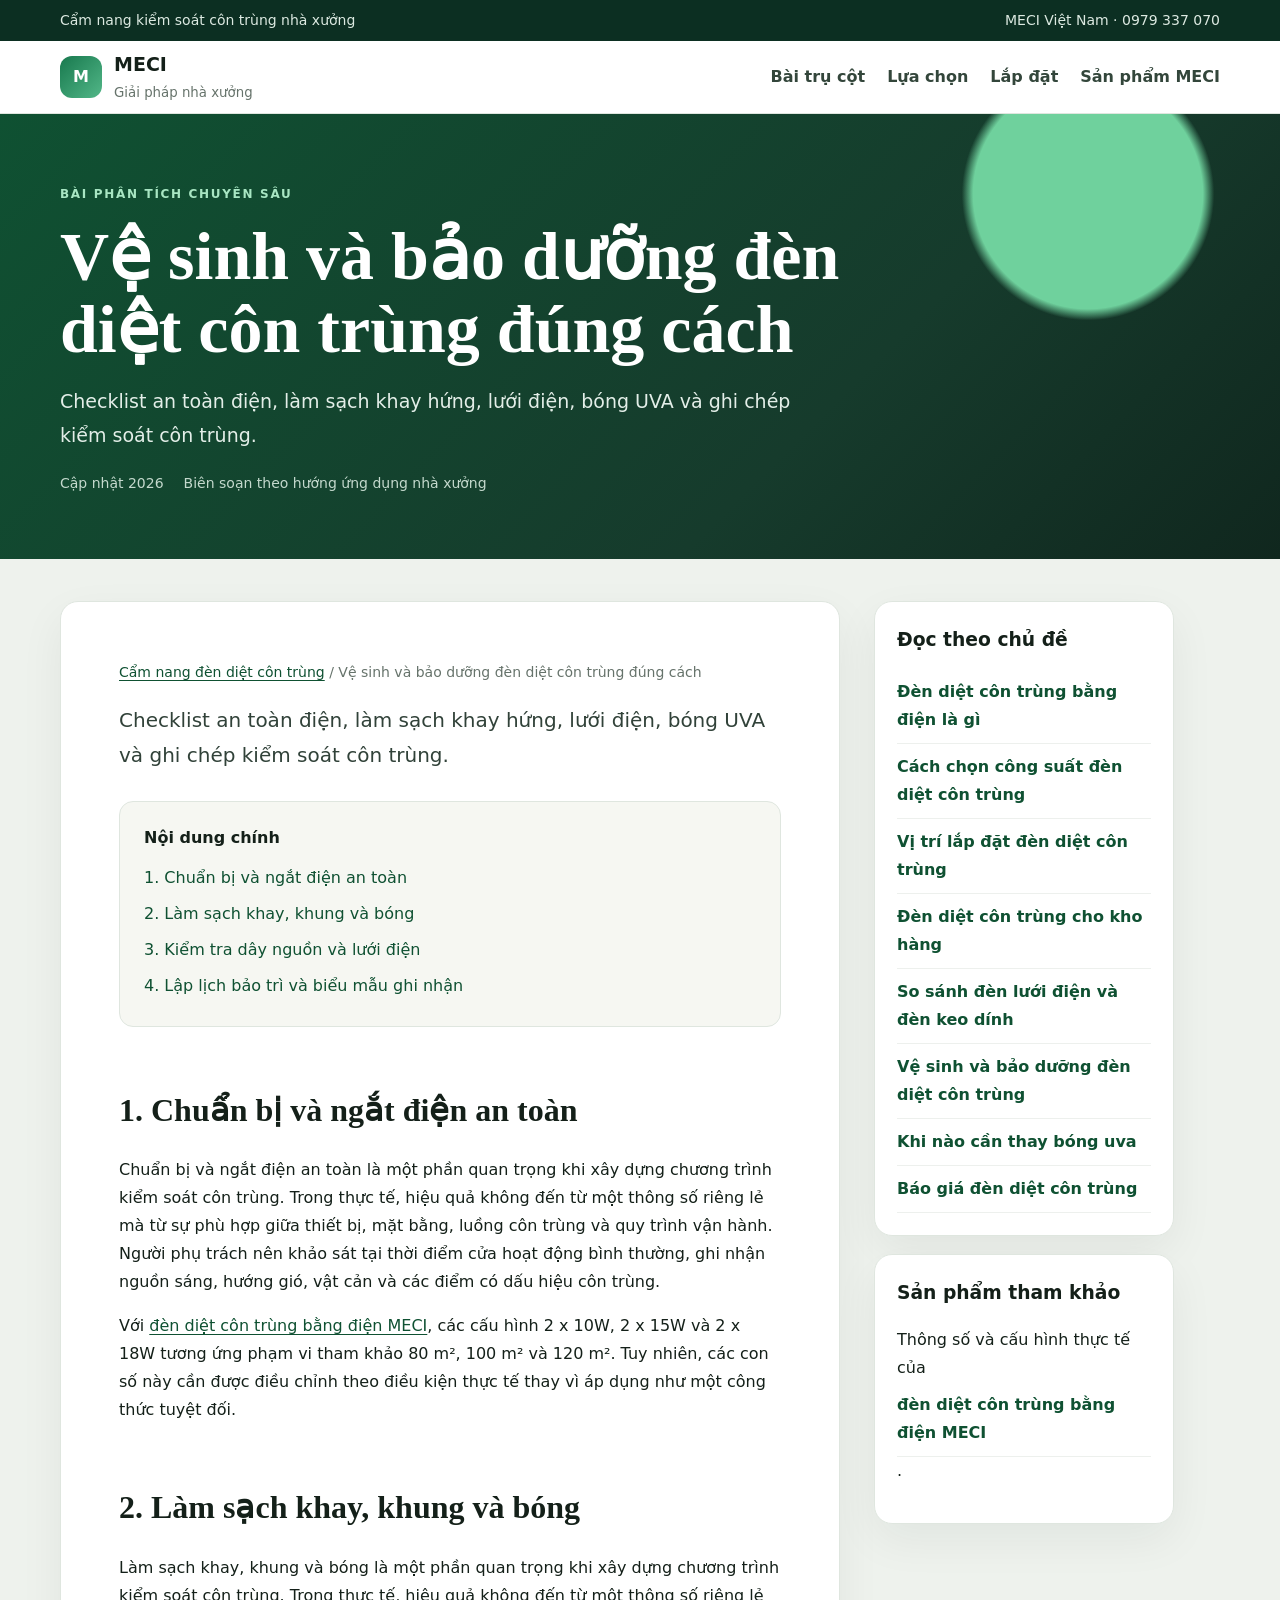
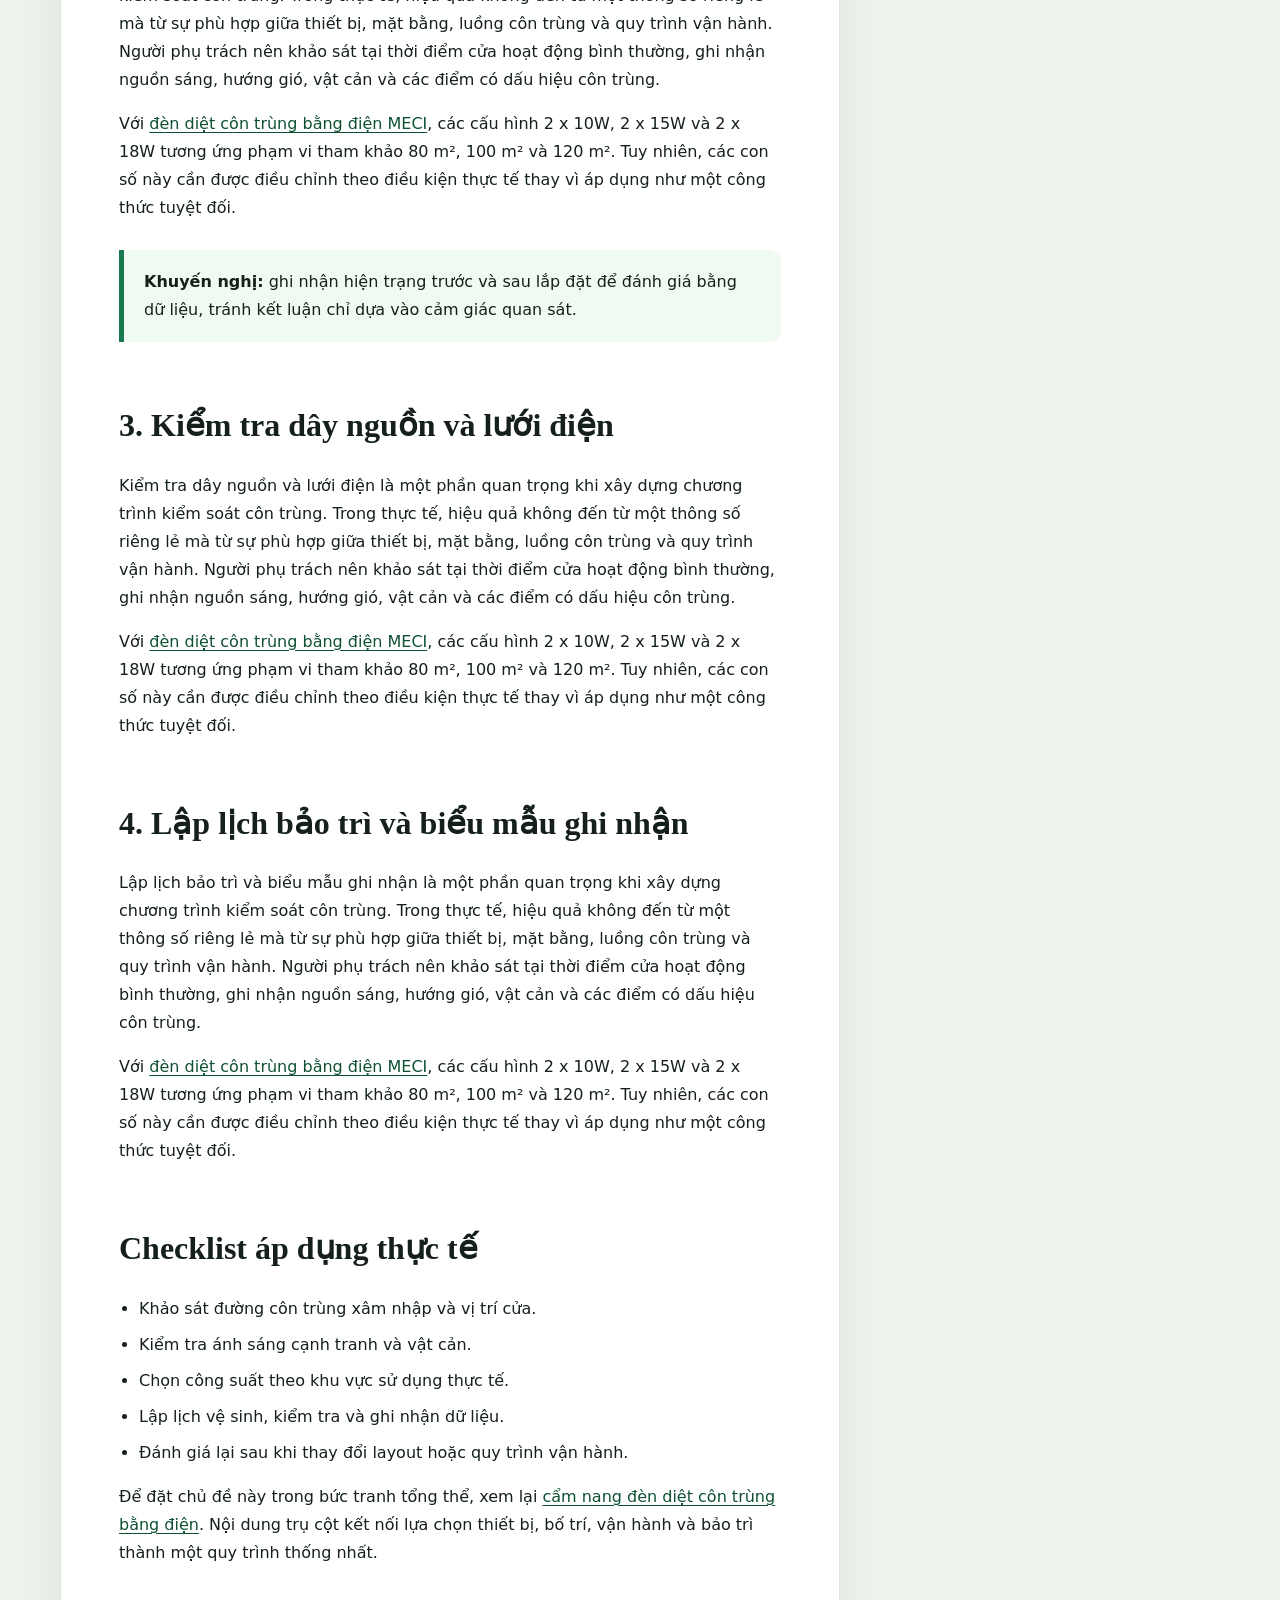
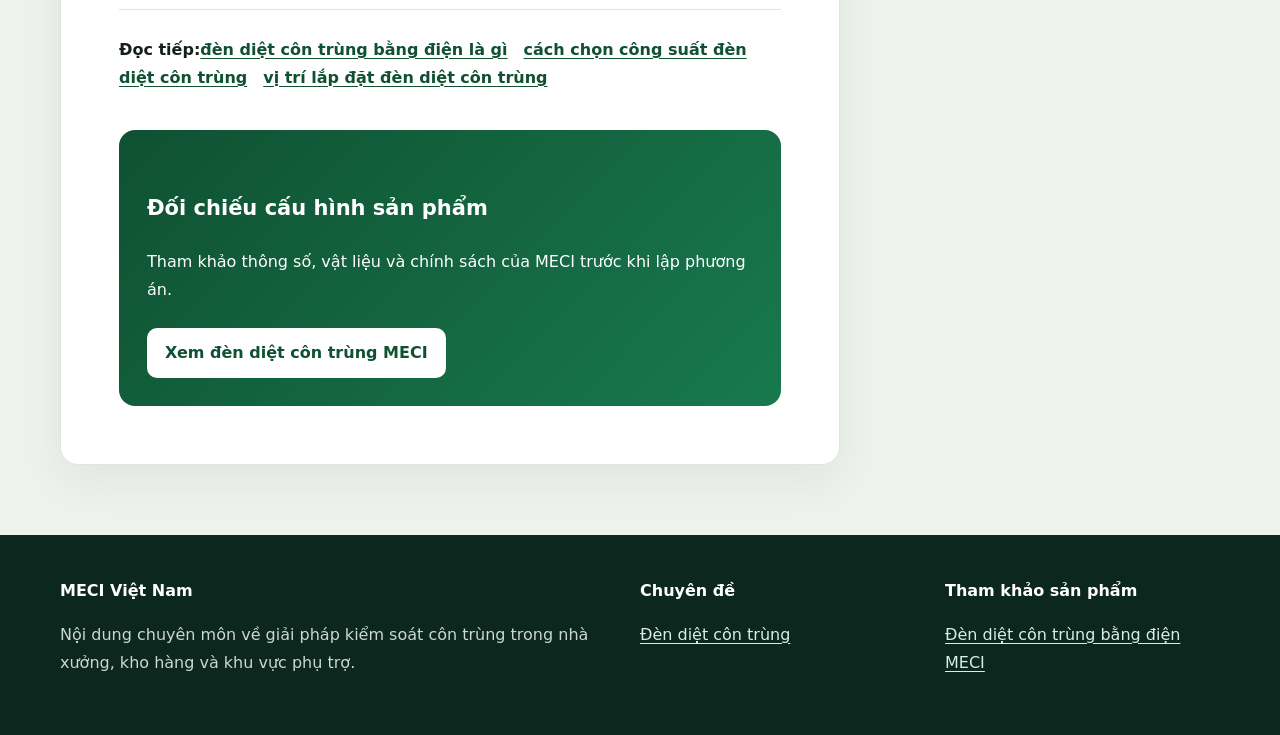
<file: bai-viet/ve-sinh-bao-duong-den.html>
<!doctype html><html lang="vi"><head><meta charset="utf-8"><meta name="viewport" content="width=device-width,initial-scale=1"><title>Vệ sinh và bảo dưỡng đèn diệt côn trùng đúng cách</title><meta name="description" content="Checklist an toàn điện, làm sạch khay hứng, lưới điện, bóng UVA và ghi chép kiểm soát côn trùng."><link rel="stylesheet" href="../assets/style.css"></head><body><a class="skip" href="#main">Bỏ qua điều hướng</a><div class="top"><div class="wrap"><span>Cẩm nang kiểm soát côn trùng nhà xưởng</span><span>MECI Việt Nam · 0979 337 070</span></div></div><header class="header"><div class="wrap nav"><a class="brand" href="../index.html"><span class="mark">M</span><span><b>MECI</b><small>Giải pháp nhà xưởng</small></span></a><nav class="navlinks"><a href="../index.html">Bài trụ cột</a><a href="../index.html#lua-chon">Lựa chọn</a><a href="../index.html#lap-dat">Lắp đặt</a><a href="https://mecivietnam.com/products/den-diet-con-trung-bang-dien" target="_blank" rel="noopener">Sản phẩm MECI</a></nav></div></header><section class="hero"><div class="wrap"><div class="eyebrow">Bài phân tích chuyên sâu</div><h1>Vệ sinh và bảo dưỡng đèn diệt côn trùng đúng cách</h1><p>Checklist an toàn điện, làm sạch khay hứng, lưới điện, bóng UVA và ghi chép kiểm soát côn trùng.</p><div class="meta"><span>Cập nhật 2026</span><span>Biên soạn theo hướng ứng dụng nhà xưởng</span></div></div></section><main id="main" class="wrap layout"><article class="article"><div class="breadcrumb"><a href="../index.html">Cẩm nang đèn diệt côn trùng</a> / Vệ sinh và bảo dưỡng đèn diệt côn trùng đúng cách</div><p class="lead">Checklist an toàn điện, làm sạch khay hứng, lưới điện, bóng UVA và ghi chép kiểm soát côn trùng.</p><div class="toc"><strong>Nội dung chính</strong><a href="#m1">1. Chuẩn bị và ngắt điện an toàn</a><a href="#m2">2. Làm sạch khay, khung và bóng</a><a href="#m3">3. Kiểm tra dây nguồn và lưới điện</a><a href="#m4">4. Lập lịch bảo trì và biểu mẫu ghi nhận</a></div><h2 id="m1">1. Chuẩn bị và ngắt điện an toàn</h2><p>Chuẩn bị và ngắt điện an toàn là một phần quan trọng khi xây dựng chương trình kiểm soát côn trùng. Trong thực tế, hiệu quả không đến từ một thông số riêng lẻ mà từ sự phù hợp giữa thiết bị, mặt bằng, luồng côn trùng và quy trình vận hành. Người phụ trách nên khảo sát tại thời điểm cửa hoạt động bình thường, ghi nhận nguồn sáng, hướng gió, vật cản và các điểm có dấu hiệu côn trùng.</p><p>Với <a href="https://mecivietnam.com/products/den-diet-con-trung-bang-dien" target="_blank" rel="noopener">đèn diệt côn trùng bằng điện MECI</a>, các cấu hình 2 x 10W, 2 x 15W và 2 x 18W tương ứng phạm vi tham khảo 80 m², 100 m² và 120 m². Tuy nhiên, các con số này cần được điều chỉnh theo điều kiện thực tế thay vì áp dụng như một công thức tuyệt đối.</p><h2 id="m2">2. Làm sạch khay, khung và bóng</h2><p>Làm sạch khay, khung và bóng là một phần quan trọng khi xây dựng chương trình kiểm soát côn trùng. Trong thực tế, hiệu quả không đến từ một thông số riêng lẻ mà từ sự phù hợp giữa thiết bị, mặt bằng, luồng côn trùng và quy trình vận hành. Người phụ trách nên khảo sát tại thời điểm cửa hoạt động bình thường, ghi nhận nguồn sáng, hướng gió, vật cản và các điểm có dấu hiệu côn trùng.</p><p>Với <a href="https://mecivietnam.com/products/den-diet-con-trung-bang-dien" target="_blank" rel="noopener">đèn diệt côn trùng bằng điện MECI</a>, các cấu hình 2 x 10W, 2 x 15W và 2 x 18W tương ứng phạm vi tham khảo 80 m², 100 m² và 120 m². Tuy nhiên, các con số này cần được điều chỉnh theo điều kiện thực tế thay vì áp dụng như một công thức tuyệt đối.</p><div class="note"><strong>Khuyến nghị:</strong> ghi nhận hiện trạng trước và sau lắp đặt để đánh giá bằng dữ liệu, tránh kết luận chỉ dựa vào cảm giác quan sát.</div><h2 id="m3">3. Kiểm tra dây nguồn và lưới điện</h2><p>Kiểm tra dây nguồn và lưới điện là một phần quan trọng khi xây dựng chương trình kiểm soát côn trùng. Trong thực tế, hiệu quả không đến từ một thông số riêng lẻ mà từ sự phù hợp giữa thiết bị, mặt bằng, luồng côn trùng và quy trình vận hành. Người phụ trách nên khảo sát tại thời điểm cửa hoạt động bình thường, ghi nhận nguồn sáng, hướng gió, vật cản và các điểm có dấu hiệu côn trùng.</p><p>Với <a href="https://mecivietnam.com/products/den-diet-con-trung-bang-dien" target="_blank" rel="noopener">đèn diệt côn trùng bằng điện MECI</a>, các cấu hình 2 x 10W, 2 x 15W và 2 x 18W tương ứng phạm vi tham khảo 80 m², 100 m² và 120 m². Tuy nhiên, các con số này cần được điều chỉnh theo điều kiện thực tế thay vì áp dụng như một công thức tuyệt đối.</p><h2 id="m4">4. Lập lịch bảo trì và biểu mẫu ghi nhận</h2><p>Lập lịch bảo trì và biểu mẫu ghi nhận là một phần quan trọng khi xây dựng chương trình kiểm soát côn trùng. Trong thực tế, hiệu quả không đến từ một thông số riêng lẻ mà từ sự phù hợp giữa thiết bị, mặt bằng, luồng côn trùng và quy trình vận hành. Người phụ trách nên khảo sát tại thời điểm cửa hoạt động bình thường, ghi nhận nguồn sáng, hướng gió, vật cản và các điểm có dấu hiệu côn trùng.</p><p>Với <a href="https://mecivietnam.com/products/den-diet-con-trung-bang-dien" target="_blank" rel="noopener">đèn diệt côn trùng bằng điện MECI</a>, các cấu hình 2 x 10W, 2 x 15W và 2 x 18W tương ứng phạm vi tham khảo 80 m², 100 m² và 120 m². Tuy nhiên, các con số này cần được điều chỉnh theo điều kiện thực tế thay vì áp dụng như một công thức tuyệt đối.</p><h2>Checklist áp dụng thực tế</h2><ul class="article-list"><li>Khảo sát đường côn trùng xâm nhập và vị trí cửa.</li><li>Kiểm tra ánh sáng cạnh tranh và vật cản.</li><li>Chọn công suất theo khu vực sử dụng thực tế.</li><li>Lập lịch vệ sinh, kiểm tra và ghi nhận dữ liệu.</li><li>Đánh giá lại sau khi thay đổi layout hoặc quy trình vận hành.</li></ul><p>Để đặt chủ đề này trong bức tranh tổng thể, xem lại <a href="../index.html">cẩm nang đèn diệt côn trùng bằng điện</a>. Nội dung trụ cột kết nối lựa chọn thiết bị, bố trí, vận hành và bảo trì thành một quy trình thống nhất.</p><div class="related"><strong>Đọc tiếp:</strong><a href="den-diet-con-trung-bang-dien-la-gi.html">đèn diệt côn trùng bằng điện là gì</a><a href="cach-chon-cong-suat-den.html">cách chọn công suất đèn diệt côn trùng</a><a href="vi-tri-lap-dat-den.html">vị trí lắp đặt đèn diệt côn trùng</a></div><div class="cta"><h3>Đối chiếu cấu hình sản phẩm</h3><p>Tham khảo thông số, vật liệu và chính sách của MECI trước khi lập phương án.</p><a href="https://mecivietnam.com/products/den-diet-con-trung-bang-dien" target="_blank" rel="noopener">Xem đèn diệt côn trùng MECI</a></div></article><aside class="side"><div class="sidebox"><h3>Đọc theo chủ đề</h3><a href="../bai-viet/den-diet-con-trung-bang-dien-la-gi.html">Đèn diệt côn trùng bằng điện là gì</a><a href="../bai-viet/cach-chon-cong-suat-den.html">Cách chọn công suất đèn diệt côn trùng</a><a href="../bai-viet/vi-tri-lap-dat-den.html">Vị trí lắp đặt đèn diệt côn trùng</a><a href="../bai-viet/den-diet-con-trung-cho-kho-hang.html">Đèn diệt côn trùng cho kho hàng</a><a href="../bai-viet/so-sanh-den-luoi-dien-va-keo-dinh.html">So sánh đèn lưới điện và đèn keo dính</a><a href="../bai-viet/ve-sinh-bao-duong-den.html">Vệ sinh và bảo dưỡng đèn diệt côn trùng</a><a href="../bai-viet/dau-hieu-can-thay-bong-uva.html">Khi nào cần thay bóng uva</a><a href="../bai-viet/bao-gia-den-diet-con-trung.html">Báo giá đèn diệt côn trùng</a></div><div class="sidebox"><h3>Sản phẩm tham khảo</h3><p>Thông số và cấu hình thực tế của <a href="https://mecivietnam.com/products/den-diet-con-trung-bang-dien" target="_blank" rel="noopener">đèn diệt côn trùng bằng điện MECI</a>.</p></div></aside></main><footer class="footer"><div class="wrap footergrid"><div><strong>MECI Việt Nam</strong><p>Nội dung chuyên môn về giải pháp kiểm soát côn trùng trong nhà xưởng, kho hàng và khu vực phụ trợ.</p></div><div><strong>Chuyên đề</strong><p><a href="../index.html" style="color:#d9eee2">Đèn diệt côn trùng</a></p></div><div><strong>Tham khảo sản phẩm</strong><p><a href="https://mecivietnam.com/products/den-diet-con-trung-bang-dien" style="color:#d9eee2">Đèn diệt côn trùng bằng điện MECI</a></p></div></div></footer></body></html>
</file>
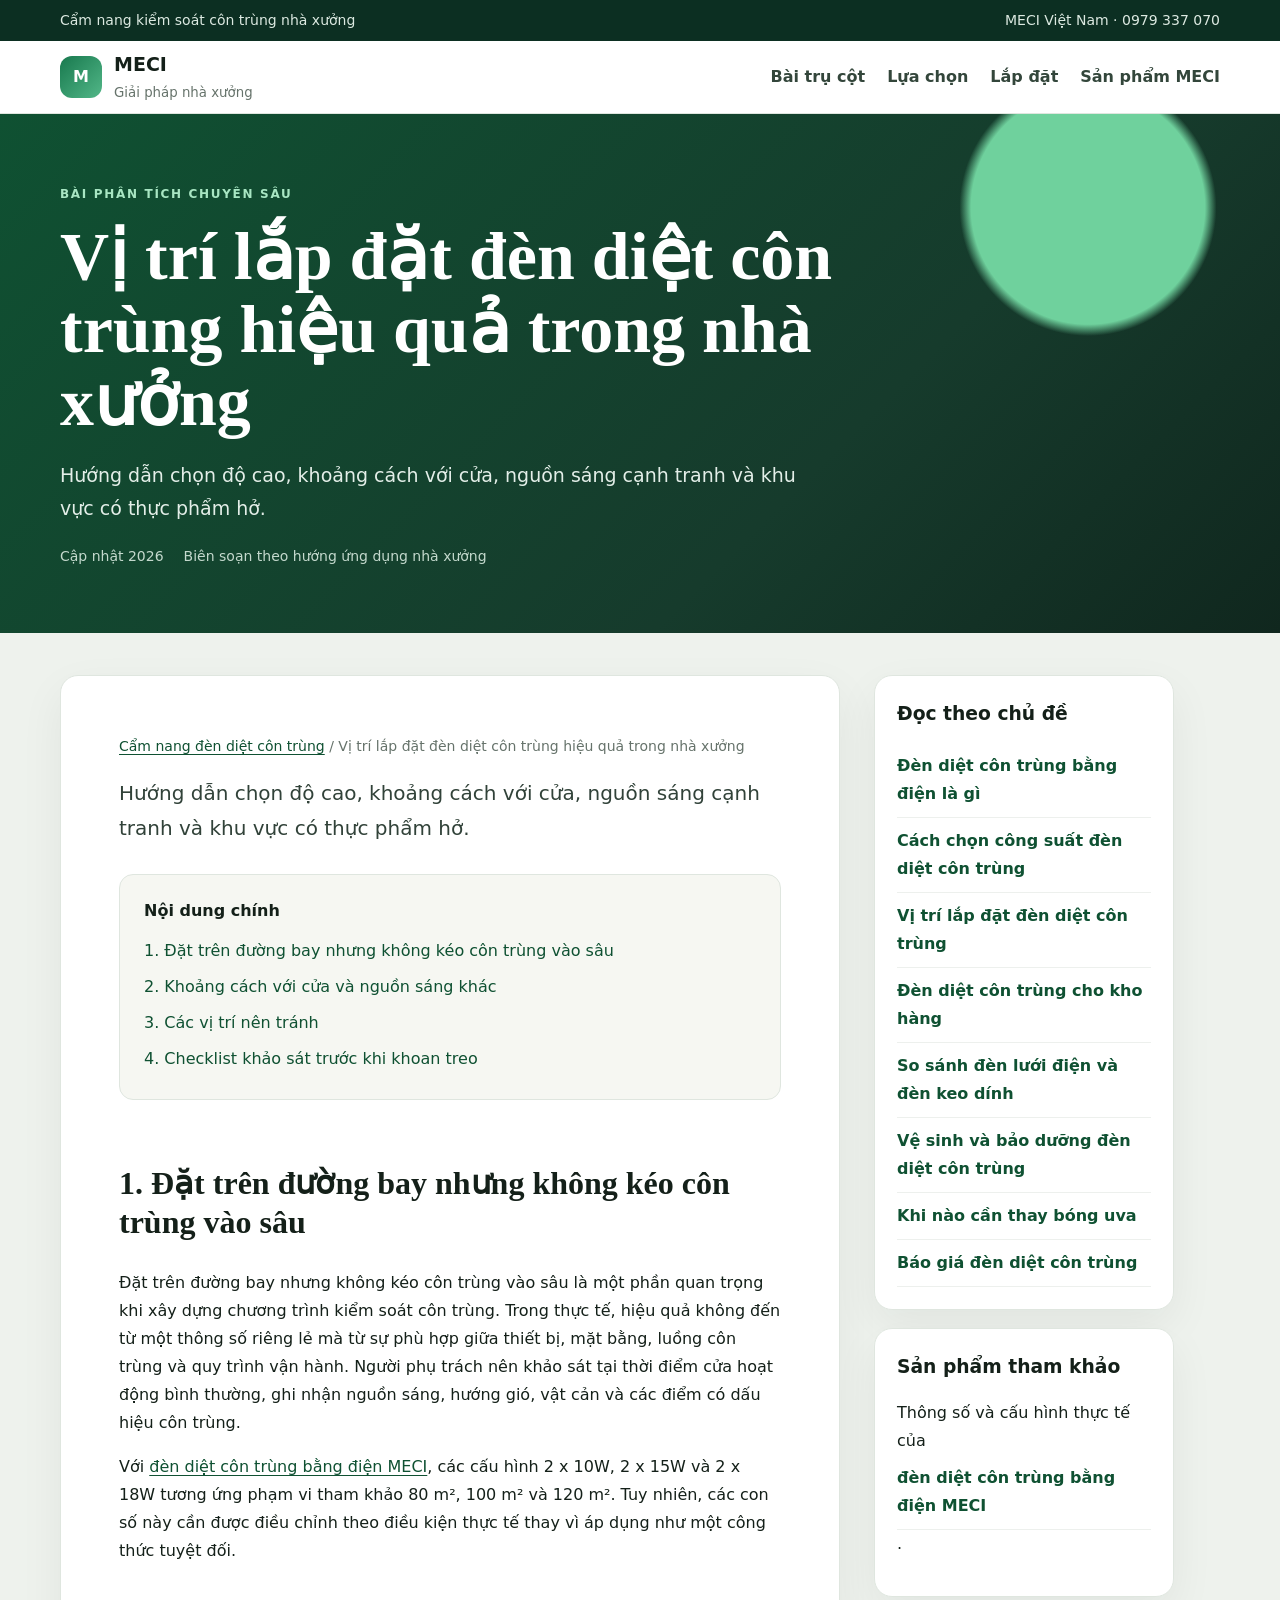
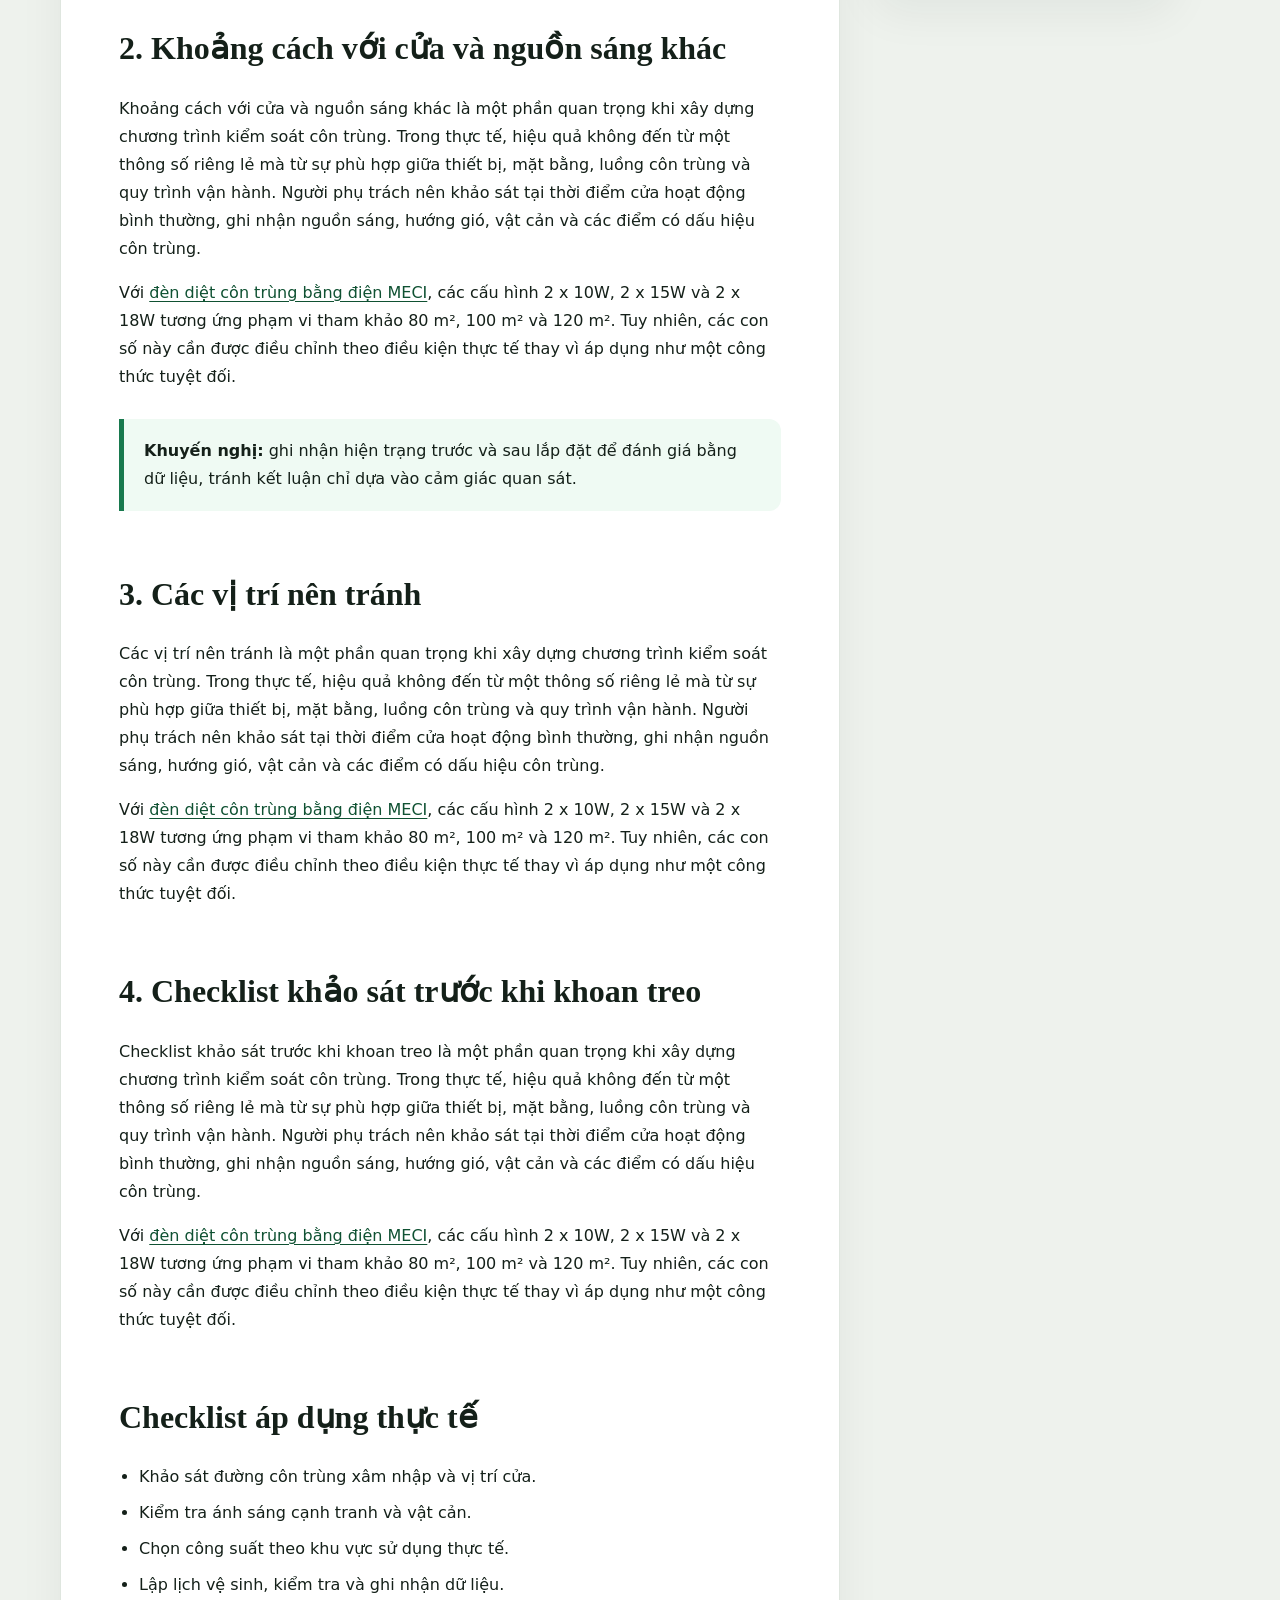
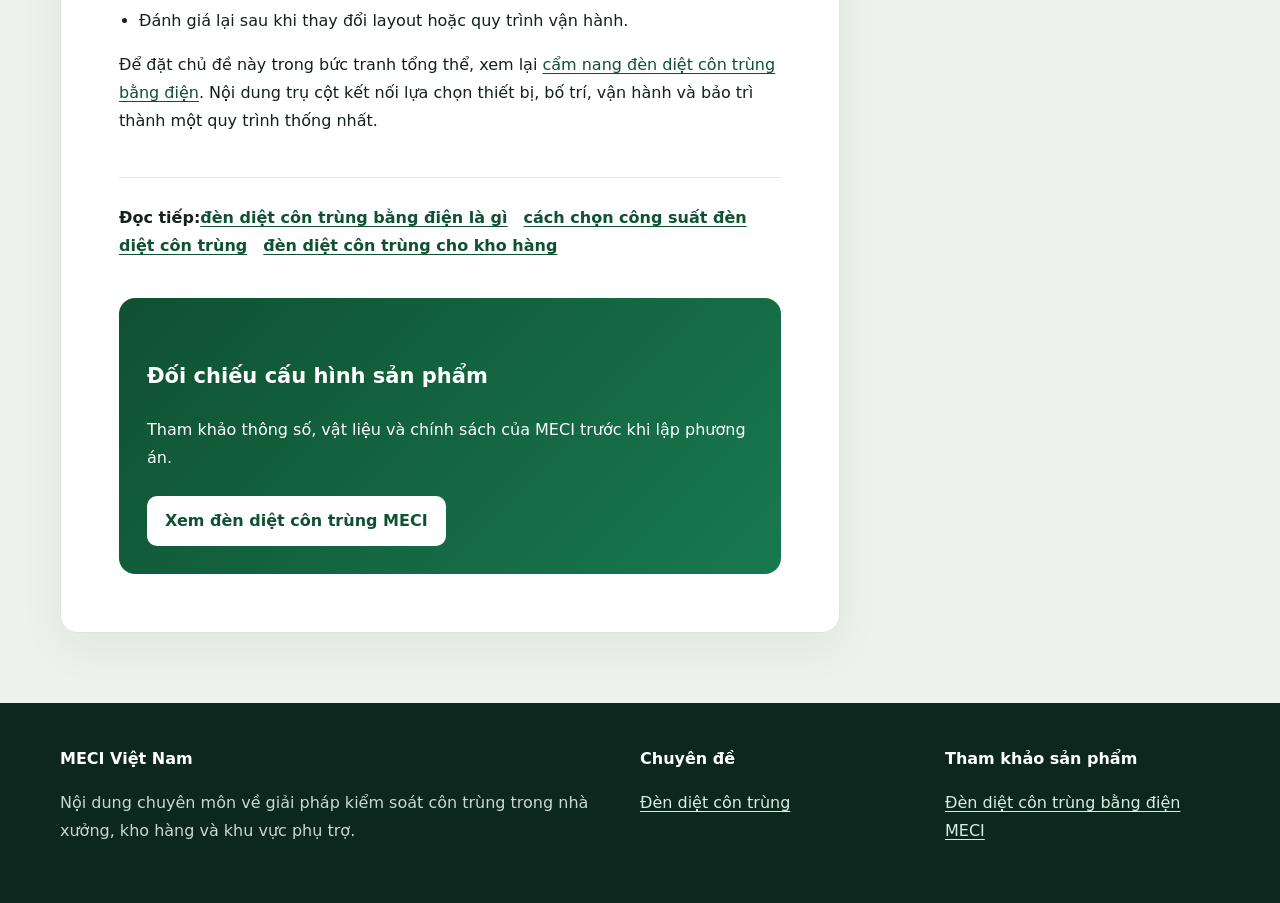
<file: bai-viet/vi-tri-lap-dat-den.html>
<!doctype html><html lang="vi"><head><meta charset="utf-8"><meta name="viewport" content="width=device-width,initial-scale=1"><title>Vị trí lắp đặt đèn diệt côn trùng hiệu quả trong nhà xưởng</title><meta name="description" content="Hướng dẫn chọn độ cao, khoảng cách với cửa, nguồn sáng cạnh tranh và khu vực có thực phẩm hở."><link rel="stylesheet" href="../assets/style.css"></head><body><a class="skip" href="#main">Bỏ qua điều hướng</a><div class="top"><div class="wrap"><span>Cẩm nang kiểm soát côn trùng nhà xưởng</span><span>MECI Việt Nam · 0979 337 070</span></div></div><header class="header"><div class="wrap nav"><a class="brand" href="../index.html"><span class="mark">M</span><span><b>MECI</b><small>Giải pháp nhà xưởng</small></span></a><nav class="navlinks"><a href="../index.html">Bài trụ cột</a><a href="../index.html#lua-chon">Lựa chọn</a><a href="../index.html#lap-dat">Lắp đặt</a><a href="https://mecivietnam.com/products/den-diet-con-trung-bang-dien" target="_blank" rel="noopener">Sản phẩm MECI</a></nav></div></header><section class="hero"><div class="wrap"><div class="eyebrow">Bài phân tích chuyên sâu</div><h1>Vị trí lắp đặt đèn diệt côn trùng hiệu quả trong nhà xưởng</h1><p>Hướng dẫn chọn độ cao, khoảng cách với cửa, nguồn sáng cạnh tranh và khu vực có thực phẩm hở.</p><div class="meta"><span>Cập nhật 2026</span><span>Biên soạn theo hướng ứng dụng nhà xưởng</span></div></div></section><main id="main" class="wrap layout"><article class="article"><div class="breadcrumb"><a href="../index.html">Cẩm nang đèn diệt côn trùng</a> / Vị trí lắp đặt đèn diệt côn trùng hiệu quả trong nhà xưởng</div><p class="lead">Hướng dẫn chọn độ cao, khoảng cách với cửa, nguồn sáng cạnh tranh và khu vực có thực phẩm hở.</p><div class="toc"><strong>Nội dung chính</strong><a href="#m1">1. Đặt trên đường bay nhưng không kéo côn trùng vào sâu</a><a href="#m2">2. Khoảng cách với cửa và nguồn sáng khác</a><a href="#m3">3. Các vị trí nên tránh</a><a href="#m4">4. Checklist khảo sát trước khi khoan treo</a></div><h2 id="m1">1. Đặt trên đường bay nhưng không kéo côn trùng vào sâu</h2><p>Đặt trên đường bay nhưng không kéo côn trùng vào sâu là một phần quan trọng khi xây dựng chương trình kiểm soát côn trùng. Trong thực tế, hiệu quả không đến từ một thông số riêng lẻ mà từ sự phù hợp giữa thiết bị, mặt bằng, luồng côn trùng và quy trình vận hành. Người phụ trách nên khảo sát tại thời điểm cửa hoạt động bình thường, ghi nhận nguồn sáng, hướng gió, vật cản và các điểm có dấu hiệu côn trùng.</p><p>Với <a href="https://mecivietnam.com/products/den-diet-con-trung-bang-dien" target="_blank" rel="noopener">đèn diệt côn trùng bằng điện MECI</a>, các cấu hình 2 x 10W, 2 x 15W và 2 x 18W tương ứng phạm vi tham khảo 80 m², 100 m² và 120 m². Tuy nhiên, các con số này cần được điều chỉnh theo điều kiện thực tế thay vì áp dụng như một công thức tuyệt đối.</p><h2 id="m2">2. Khoảng cách với cửa và nguồn sáng khác</h2><p>Khoảng cách với cửa và nguồn sáng khác là một phần quan trọng khi xây dựng chương trình kiểm soát côn trùng. Trong thực tế, hiệu quả không đến từ một thông số riêng lẻ mà từ sự phù hợp giữa thiết bị, mặt bằng, luồng côn trùng và quy trình vận hành. Người phụ trách nên khảo sát tại thời điểm cửa hoạt động bình thường, ghi nhận nguồn sáng, hướng gió, vật cản và các điểm có dấu hiệu côn trùng.</p><p>Với <a href="https://mecivietnam.com/products/den-diet-con-trung-bang-dien" target="_blank" rel="noopener">đèn diệt côn trùng bằng điện MECI</a>, các cấu hình 2 x 10W, 2 x 15W và 2 x 18W tương ứng phạm vi tham khảo 80 m², 100 m² và 120 m². Tuy nhiên, các con số này cần được điều chỉnh theo điều kiện thực tế thay vì áp dụng như một công thức tuyệt đối.</p><div class="note"><strong>Khuyến nghị:</strong> ghi nhận hiện trạng trước và sau lắp đặt để đánh giá bằng dữ liệu, tránh kết luận chỉ dựa vào cảm giác quan sát.</div><h2 id="m3">3. Các vị trí nên tránh</h2><p>Các vị trí nên tránh là một phần quan trọng khi xây dựng chương trình kiểm soát côn trùng. Trong thực tế, hiệu quả không đến từ một thông số riêng lẻ mà từ sự phù hợp giữa thiết bị, mặt bằng, luồng côn trùng và quy trình vận hành. Người phụ trách nên khảo sát tại thời điểm cửa hoạt động bình thường, ghi nhận nguồn sáng, hướng gió, vật cản và các điểm có dấu hiệu côn trùng.</p><p>Với <a href="https://mecivietnam.com/products/den-diet-con-trung-bang-dien" target="_blank" rel="noopener">đèn diệt côn trùng bằng điện MECI</a>, các cấu hình 2 x 10W, 2 x 15W và 2 x 18W tương ứng phạm vi tham khảo 80 m², 100 m² và 120 m². Tuy nhiên, các con số này cần được điều chỉnh theo điều kiện thực tế thay vì áp dụng như một công thức tuyệt đối.</p><h2 id="m4">4. Checklist khảo sát trước khi khoan treo</h2><p>Checklist khảo sát trước khi khoan treo là một phần quan trọng khi xây dựng chương trình kiểm soát côn trùng. Trong thực tế, hiệu quả không đến từ một thông số riêng lẻ mà từ sự phù hợp giữa thiết bị, mặt bằng, luồng côn trùng và quy trình vận hành. Người phụ trách nên khảo sát tại thời điểm cửa hoạt động bình thường, ghi nhận nguồn sáng, hướng gió, vật cản và các điểm có dấu hiệu côn trùng.</p><p>Với <a href="https://mecivietnam.com/products/den-diet-con-trung-bang-dien" target="_blank" rel="noopener">đèn diệt côn trùng bằng điện MECI</a>, các cấu hình 2 x 10W, 2 x 15W và 2 x 18W tương ứng phạm vi tham khảo 80 m², 100 m² và 120 m². Tuy nhiên, các con số này cần được điều chỉnh theo điều kiện thực tế thay vì áp dụng như một công thức tuyệt đối.</p><h2>Checklist áp dụng thực tế</h2><ul class="article-list"><li>Khảo sát đường côn trùng xâm nhập và vị trí cửa.</li><li>Kiểm tra ánh sáng cạnh tranh và vật cản.</li><li>Chọn công suất theo khu vực sử dụng thực tế.</li><li>Lập lịch vệ sinh, kiểm tra và ghi nhận dữ liệu.</li><li>Đánh giá lại sau khi thay đổi layout hoặc quy trình vận hành.</li></ul><p>Để đặt chủ đề này trong bức tranh tổng thể, xem lại <a href="../index.html">cẩm nang đèn diệt côn trùng bằng điện</a>. Nội dung trụ cột kết nối lựa chọn thiết bị, bố trí, vận hành và bảo trì thành một quy trình thống nhất.</p><div class="related"><strong>Đọc tiếp:</strong><a href="den-diet-con-trung-bang-dien-la-gi.html">đèn diệt côn trùng bằng điện là gì</a><a href="cach-chon-cong-suat-den.html">cách chọn công suất đèn diệt côn trùng</a><a href="den-diet-con-trung-cho-kho-hang.html">đèn diệt côn trùng cho kho hàng</a></div><div class="cta"><h3>Đối chiếu cấu hình sản phẩm</h3><p>Tham khảo thông số, vật liệu và chính sách của MECI trước khi lập phương án.</p><a href="https://mecivietnam.com/products/den-diet-con-trung-bang-dien" target="_blank" rel="noopener">Xem đèn diệt côn trùng MECI</a></div></article><aside class="side"><div class="sidebox"><h3>Đọc theo chủ đề</h3><a href="../bai-viet/den-diet-con-trung-bang-dien-la-gi.html">Đèn diệt côn trùng bằng điện là gì</a><a href="../bai-viet/cach-chon-cong-suat-den.html">Cách chọn công suất đèn diệt côn trùng</a><a href="../bai-viet/vi-tri-lap-dat-den.html">Vị trí lắp đặt đèn diệt côn trùng</a><a href="../bai-viet/den-diet-con-trung-cho-kho-hang.html">Đèn diệt côn trùng cho kho hàng</a><a href="../bai-viet/so-sanh-den-luoi-dien-va-keo-dinh.html">So sánh đèn lưới điện và đèn keo dính</a><a href="../bai-viet/ve-sinh-bao-duong-den.html">Vệ sinh và bảo dưỡng đèn diệt côn trùng</a><a href="../bai-viet/dau-hieu-can-thay-bong-uva.html">Khi nào cần thay bóng uva</a><a href="../bai-viet/bao-gia-den-diet-con-trung.html">Báo giá đèn diệt côn trùng</a></div><div class="sidebox"><h3>Sản phẩm tham khảo</h3><p>Thông số và cấu hình thực tế của <a href="https://mecivietnam.com/products/den-diet-con-trung-bang-dien" target="_blank" rel="noopener">đèn diệt côn trùng bằng điện MECI</a>.</p></div></aside></main><footer class="footer"><div class="wrap footergrid"><div><strong>MECI Việt Nam</strong><p>Nội dung chuyên môn về giải pháp kiểm soát côn trùng trong nhà xưởng, kho hàng và khu vực phụ trợ.</p></div><div><strong>Chuyên đề</strong><p><a href="../index.html" style="color:#d9eee2">Đèn diệt côn trùng</a></p></div><div><strong>Tham khảo sản phẩm</strong><p><a href="https://mecivietnam.com/products/den-diet-con-trung-bang-dien" style="color:#d9eee2">Đèn diệt côn trùng bằng điện MECI</a></p></div></div></footer></body></html>
</file>
<file: assets/style.css>
:root{--ink:#142019;--muted:#66736b;--brand:#18794e;--brand2:#0f5132;--cream:#f6f7f2;--line:#dfe6df;--white:#fff;--accent:#d8f3dc}
*{box-sizing:border-box}html{scroll-behavior:smooth}body{margin:0;font-family:Inter,system-ui,-apple-system,Segoe UI,Roboto,Arial,sans-serif;color:var(--ink);background:#eef2ed;line-height:1.75}a{color:var(--brand2);text-decoration-thickness:1px;text-underline-offset:3px}a:hover{color:var(--brand)}.wrap{width:min(1160px,calc(100% - 32px));margin:auto}.top{background:#0c2f22;color:#dce9e1;font-size:14px}.top .wrap{display:flex;justify-content:space-between;padding:8px 0}.header{background:white;border-bottom:1px solid var(--line);position:sticky;top:0;z-index:20}.nav{display:flex;align-items:center;justify-content:space-between;min-height:72px;gap:24px}.brand{display:flex;align-items:center;gap:12px;text-decoration:none;color:var(--ink)}.mark{width:42px;height:42px;border-radius:12px;background:linear-gradient(135deg,var(--brand),#52b788);display:grid;place-items:center;color:white;font-weight:900}.brand b{font-size:19px}.brand small{display:block;color:var(--muted);font-weight:500}.navlinks{display:flex;gap:22px;flex-wrap:wrap}.navlinks a{text-decoration:none;font-weight:700;color:#33463b}.hero{background:radial-gradient(circle at 85% 18%,#6fd19d 0 10%,transparent 11%),linear-gradient(135deg,#0f5132,#163b2c 65%,#10271e);color:white;padding:70px 0 64px}.eyebrow{text-transform:uppercase;letter-spacing:.14em;font-size:12px;font-weight:800;color:#a8e6c3}.hero h1{font-family:Georgia,serif;font-size:clamp(38px,6vw,68px);line-height:1.08;margin:15px 0 18px;max-width:900px}.hero p{font-size:19px;max-width:760px;color:#e3eee8}.meta{display:flex;gap:20px;flex-wrap:wrap;color:#c4d9cd;font-size:14px}.layout{display:grid;grid-template-columns:minmax(0,780px) 300px;gap:34px;align-items:start;padding:42px 0 70px}.article,.sidebox{background:white;border:1px solid var(--line);border-radius:18px;box-shadow:0 16px 45px rgba(20,40,28,.06)}.article{padding:clamp(24px,5vw,58px)}.article h2{font-family:Georgia,serif;font-size:32px;line-height:1.22;margin-top:52px;padding-top:12px}.article h3{font-size:21px;margin-top:32px}.article p{margin:16px 0}.lead{font-size:20px;color:#314239}.toc{background:var(--cream);border:1px solid var(--line);padding:22px 24px;border-radius:14px;margin:28px 0}.toc strong{display:block;margin-bottom:8px}.toc a{display:block;padding:4px 0;text-decoration:none}.note{border-left:5px solid var(--brand);background:#effaf3;padding:18px 20px;border-radius:0 12px 12px 0;margin:28px 0}.warning{border-left-color:#d97706;background:#fff8e8}.table-wrap{overflow:auto;margin:24px 0}table{width:100%;border-collapse:collapse;font-size:15px}th,td{padding:13px 14px;border:1px solid var(--line);vertical-align:top}th{background:#eff6f1;text-align:left}.quote{font-family:Georgia,serif;font-size:24px;line-height:1.5;color:#1d5138;border-top:1px solid var(--line);border-bottom:1px solid var(--line);padding:25px 0;margin:36px 0}.side{position:sticky;top:95px;display:grid;gap:18px}.sidebox{padding:22px}.sidebox h3{margin:0 0 12px}.sidebox a{display:block;padding:9px 0;border-bottom:1px solid #edf0ed;text-decoration:none;font-weight:700}.cta{background:linear-gradient(135deg,#0f5132,#18794e);color:white;padding:28px;border-radius:16px;margin-top:38px}.cta a{display:inline-block;background:white;color:#0f5132;font-weight:900;text-decoration:none;padding:11px 18px;border-radius:10px;margin-top:8px}.breadcrumb{font-size:14px;color:var(--muted);margin-bottom:18px}.faq details{border-top:1px solid var(--line);padding:17px 0}.faq summary{font-weight:800;cursor:pointer}.footer{background:#0c271d;color:#c9d8d0;padding:42px 0}.footer strong{color:white}.footergrid{display:grid;grid-template-columns:2fr 1fr 1fr;gap:30px}.article-list{padding-left:20px}.article-list li{margin:8px 0}.pill{display:inline-block;background:#e9f7ee;color:#155f3d;padding:4px 10px;border-radius:999px;font-size:13px;font-weight:800;margin-right:6px}.related{border-top:1px solid var(--line);margin-top:42px;padding-top:26px}.related a{font-weight:800;margin-right:16px}.skip{position:absolute;left:-999px}.skip:focus{left:10px;top:10px;background:white;padding:10px;z-index:99}@media(max-width:900px){.layout{grid-template-columns:1fr}.side{position:static}.navlinks{display:none}.footergrid{grid-template-columns:1fr}.hero{padding:50px 0}.top .wrap{display:block}.article{border-radius:12px}}
</file>
